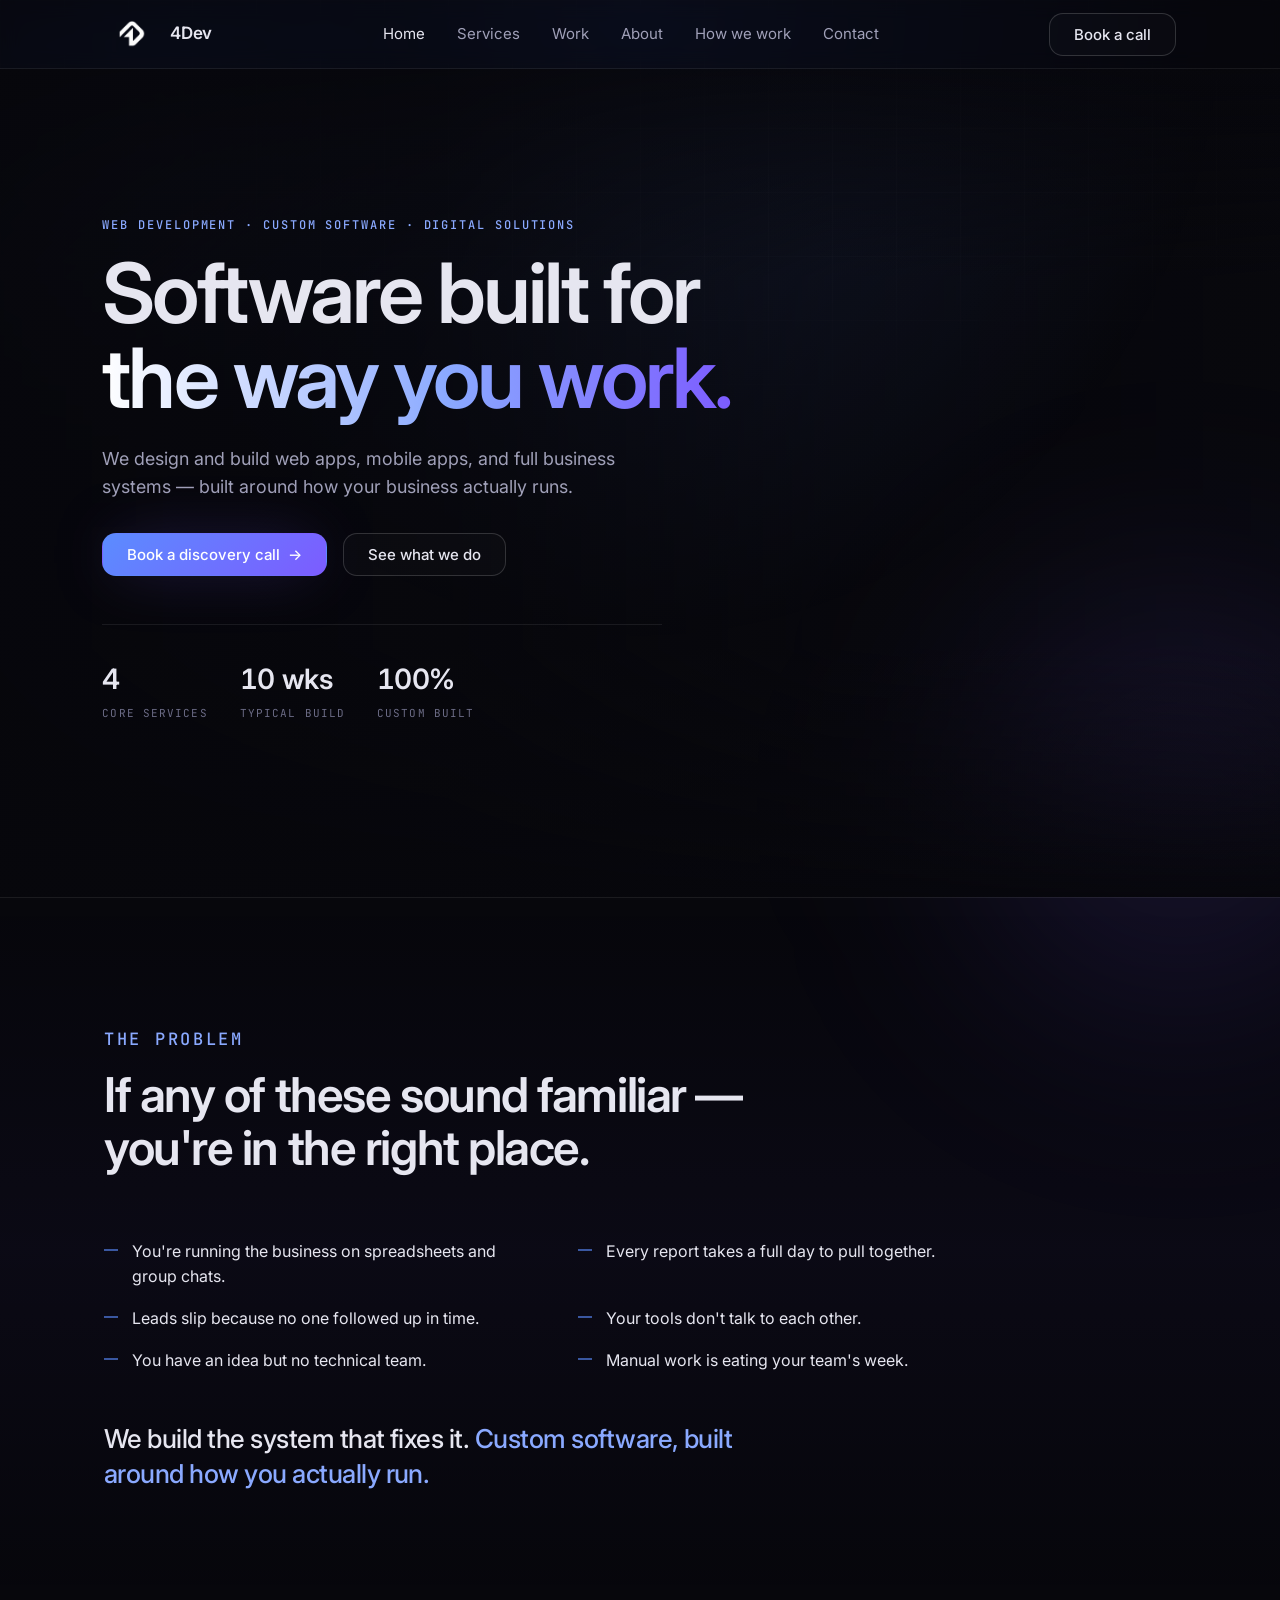
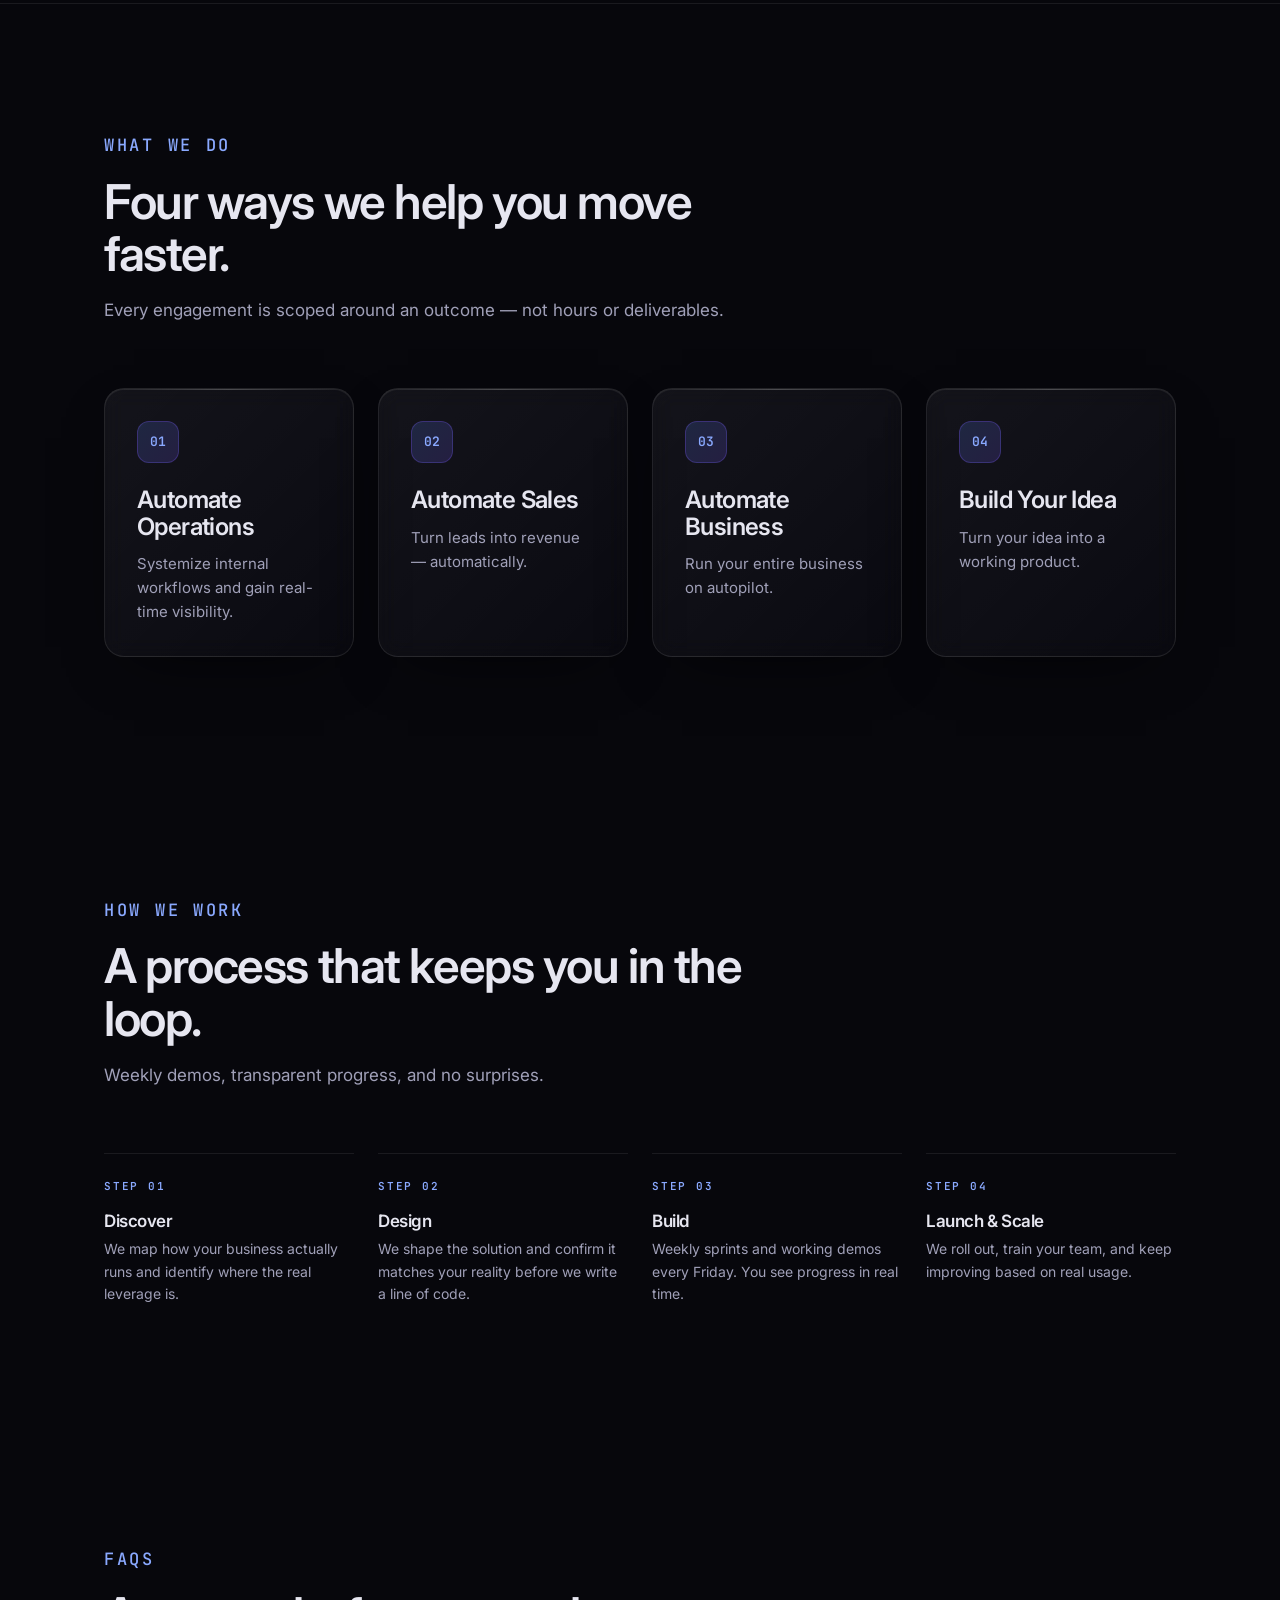
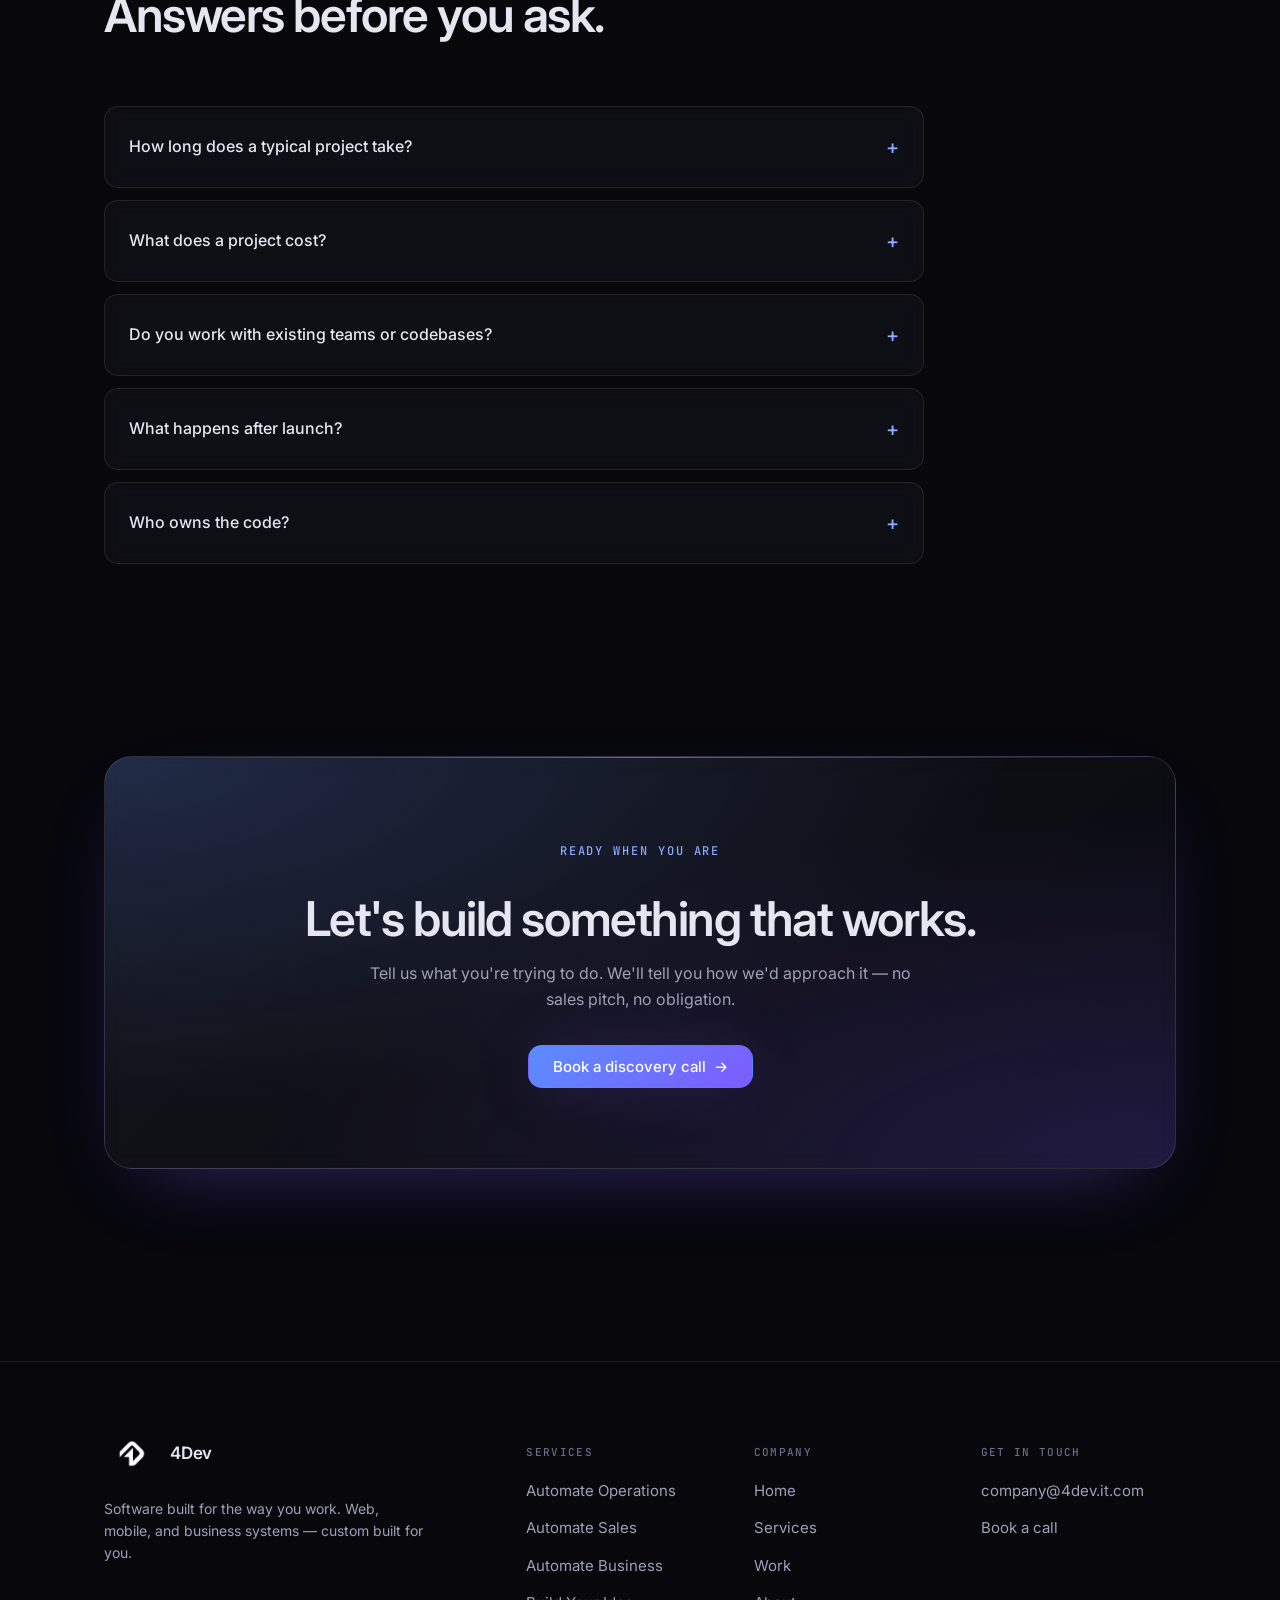
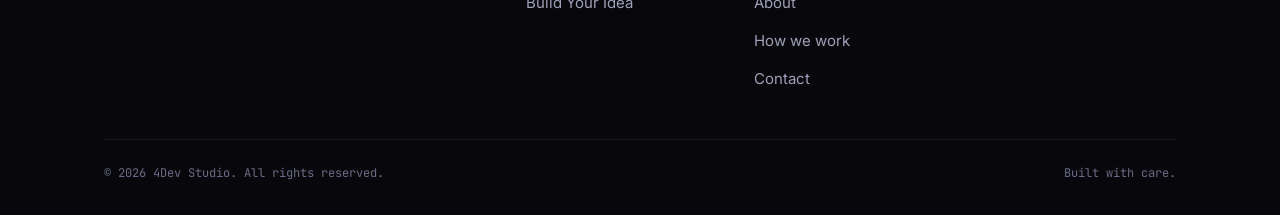
<file: index.html>
<!DOCTYPE html>
<html lang="en">
<head>
  <meta charset="UTF-8" />
  <meta name="viewport" content="width=device-width, initial-scale=1.0" />

  <!-- Primary Meta Tags -->
  <title>4Dev Studio — Custom Software Built for the Way You Work</title>
  <meta name="description" content="4Dev Studio builds web apps, mobile apps, and business systems for companies in the Philippines and worldwide. Automate operations, sales, and entire businesses — custom built around how you actually run." />
  <meta name="author" content="4Dev Studio" />

  <!-- Canonical -->
  <link rel="canonical" href="https://4dev.it.com/" />

  <!-- Open Graph -->
  <meta property="og:type" content="website" />
  <meta property="og:site_name" content="4Dev Studio" />
  <meta property="og:title" content="4Dev Studio — Software Built for the Way You Work" />
  <meta property="og:description" content="Custom web apps, mobile apps, and business systems — built around how your business actually runs." />
  <meta property="og:url" content="https://4dev.it.com/" />
  <meta property="og:image" content="https://4dev.it.com/assets/4Dev-Logo.png" />

  <!-- Twitter -->
  <meta name="twitter:card" content="summary" />
  <meta name="twitter:title" content="4Dev Studio — Software Built for the Way You Work" />
  <meta name="twitter:description" content="Custom web apps, mobile apps, and business systems." />
  <meta name="twitter:image" content="https://4dev.it.com/assets/4Dev-Logo.png" />

  <!-- Fonts -->
  <link rel="preconnect" href="https://fonts.googleapis.com" />
  <link rel="preconnect" href="https://fonts.gstatic.com" crossorigin />
  <link
    href="https://fonts.googleapis.com/css2?family=Inter:wght@400;500;600;700&family=JetBrains+Mono:wght@400;500;600&display=swap"
    rel="stylesheet"
  />

  <!-- Styles -->
  <link rel="stylesheet" href="css/styles.css" />

  <!-- Structured Data -->
  <script type="application/ld+json">
  {
    "@context": "https://schema.org",
    "@type": "Organization",
    "name": "4Dev Studio",
    "url": "https://4dev.it.com/",
    "logo": "https://4dev.it.com/assets/4Dev-Logo.png",
    "description": "Custom software studio building web apps, mobile apps, and business systems.",
    "email": "company@4dev.it.com",
    "areaServed": ["Philippines", "Worldwide"],
    "knowsAbout": [
      "Web Development",
      "Mobile App Development",
      "Business Automation",
      "Custom Software"
    ]
  }
  </script>
</head>
<body>
  <!-- Background layers -->
  <div class="orb orb-blue" aria-hidden="true"></div>
  <div class="orb orb-violet" aria-hidden="true"></div>
  <div class="grain" aria-hidden="true"></div>

  <!-- ==========================================================
       NAV
       ========================================================== -->
  <header class="nav">
    <div class="container-x nav-inner">
      <a class="nav-logo" href="index.html">
        <img class="nav-logo-mark" src="assets/4Dev-Logo.png" alt="" />
        <span>4Dev</span>
      </a>
      <nav class="nav-links" aria-label="Primary">
        <a href="index.html">Home</a>
        <a href="services.html">Services</a>
        <a href="work.html">Work</a>
        <a href="about.html">About</a>
        <a href="engagement.html">How we work</a>
        <a href="contact.html">Contact</a>
      </nav>
      <div class="nav-cta">
        <a class="btn btn-ghost" href="contact.html">Book a call</a>
        <button class="nav-toggle" aria-label="Toggle menu" aria-expanded="false"><span></span></button>
      </div>
    </div>
  </header>

  <main>

    <!-- ==========================================================
         1. HERO — Spline background
         ========================================================== -->
    <section class="hero hero-bg">
      <div class="hero-bg-canvas" aria-hidden="true">
        <spline-viewer
          url="https://prod.spline.design/WYC9gE8yWrqG0k4W/scene.splinecode"
          loading-anim-type="spinner-small-dark"
        ></spline-viewer>
      </div>

      <div class="hero-bg-overlay" aria-hidden="true"></div>

      <div class="hero-inner">
        <p class="eyebrow fade-up">Web Development · Custom Software · Digital Solutions</p>

        <h1 class="fade-up delay-1">
          Software built for<br />
          <span class="text-gradient">the way you work.</span>
        </h1>

        <p class="lead fade-up delay-2">
          We design and build web apps, mobile apps, and full business
          systems — built around how your business actually runs.
        </p>

        <div class="hero-actions fade-up delay-3">
          <a class="btn btn-primary btn-arrow" href="contact.html">Book a discovery call</a>
          <a class="btn btn-ghost" href="services.html">See what we do</a>
        </div>

        <div class="hero-trust fade-up delay-4">
          <div class="hero-trust-item">
            <span class="hero-trust-num" data-count="4">0</span>
            <span class="hero-trust-label">Core services</span>
          </div>
          <div class="hero-trust-item">
            <span class="hero-trust-num" data-count="10" data-suffix=" wks">0</span>
            <span class="hero-trust-label">Typical build</span>
          </div>
          <div class="hero-trust-item">
            <span class="hero-trust-num" data-count="100" data-suffix="%">0</span>
            <span class="hero-trust-label">Custom built</span>
          </div>
        </div>
      </div>
    </section>

    <!-- ==========================================================
         2. PROBLEM
         ========================================================== -->
    <section class="section problem">
      <div class="container-x">
        <div class="section-head">
          <p class="eyebrow">The problem</p>
          <h2>If any of these sound familiar — you're in the right place.</h2>
        </div>

        <ul class="problem-list">
          <li class="problem-item">You're running the business on spreadsheets and group chats.</li>
          <li class="problem-item">Every report takes a full day to pull together.</li>
          <li class="problem-item">Leads slip because no one followed up in time.</li>
          <li class="problem-item">Your tools don't talk to each other.</li>
          <li class="problem-item">You have an idea but no technical team.</li>
          <li class="problem-item">Manual work is eating your team's week.</li>
        </ul>

        <p class="problem-close">
          We build the system that fixes it. <em>Custom software, built around how you actually run.</em>
        </p>
      </div>
    </section>

    <!-- ==========================================================
         3. WHAT WE DO
         ========================================================== -->
    <section class="section">
      <div class="container-x">
        <div class="section-head">
          <p class="eyebrow">What we do</p>
          <h2>Four ways we help you move faster.</h2>
          <p>Every engagement is scoped around an outcome — not hours or deliverables.</p>
        </div>

        <div class="grid grid-4" data-pillars-grid>
          <!-- populated by js/services.js -->
        </div>
      </div>
    </section>

    <!-- ==========================================================
         4. PROCESS
         ========================================================== -->
    <section class="section">
      <div class="container-x">
        <div class="section-head">
          <p class="eyebrow">How we work</p>
          <h2>A process that keeps you in the loop.</h2>
          <p>Weekly demos, transparent progress, and no surprises.</p>
        </div>

        <div class="steps">
          <div class="step">
            <div class="step-num">STEP 01</div>
            <h4>Discover</h4>
            <p>We map how your business actually runs and identify where the real leverage is.</p>
          </div>
          <div class="step">
            <div class="step-num">STEP 02</div>
            <h4>Design</h4>
            <p>We shape the solution and confirm it matches your reality before we write a line of code.</p>
          </div>
          <div class="step">
            <div class="step-num">STEP 03</div>
            <h4>Build</h4>
            <p>Weekly sprints and working demos every Friday. You see progress in real time.</p>
          </div>
          <div class="step">
            <div class="step-num">STEP 04</div>
            <h4>Launch &amp; Scale</h4>
            <p>We roll out, train your team, and keep improving based on real usage.</p>
          </div>
        </div>
      </div>
    </section>

    <!-- ==========================================================
         5. FAQ
         ========================================================== -->
    <section class="section">
      <div class="container-x">
        <div class="section-head">
          <p class="eyebrow">FAQs</p>
          <h2>Answers before you ask.</h2>
        </div>

        <div class="faq">
          <div class="faq-item">
            <button class="faq-q" type="button">How long does a typical project take?</button>
            <div class="faq-a"><div class="faq-a-inner">
              Most builds ship in 6–10 weeks, with a working prototype in the first three. Simple sites or automations can ship faster — complex systems take longer. We'll give you a realistic timeline after the discovery call.
            </div></div>
          </div>

          <div class="faq-item">
            <button class="faq-q" type="button">What does a project cost?</button>
            <div class="faq-a"><div class="faq-a-inner">
              We quote fixed-scope prices after discovery — no hourly billing, no surprise invoices. Small automations start around a few thousand. Full products range higher depending on complexity.
            </div></div>
          </div>

          <div class="faq-item">
            <button class="faq-q" type="button">Do you work with existing teams or codebases?</button>
            <div class="faq-a"><div class="faq-a-inner">
              Yes. We regularly join in-flight projects, take over unfinished work, or augment in-house teams. We'll audit what exists and tell you honestly whether we can add value.
            </div></div>
          </div>

          <div class="faq-item">
            <button class="faq-q" type="button">What happens after launch?</button>
            <div class="faq-a"><div class="faq-a-inner">
              Most clients move to a monthly retainer for ongoing improvements, monitoring, and iteration. Or we hand off cleanly with full documentation, and you take it from there. Your call.
            </div></div>
          </div>

          <div class="faq-item">
            <button class="faq-q" type="button">Who owns the code?</button>
            <div class="faq-a"><div class="faq-a-inner">
              You do. Full ownership, source access, and documentation transfer to you at project close. No lock-in.
            </div></div>
          </div>
        </div>
      </div>
    </section>

    <!-- ==========================================================
         6. CTA
         ========================================================== -->
    <section class="section-sm">
      <div class="container-x">
        <div class="cta-band">
          <p class="eyebrow">Ready when you are</p>
          <h2>Let's build something that works.</h2>
          <p>Tell us what you're trying to do. We'll tell you how we'd approach it — no sales pitch, no obligation.</p>
          <a class="btn btn-primary btn-arrow" href="contact.html">Book a discovery call</a>
        </div>
      </div>
    </section>

  </main>

  <!-- ==========================================================
       FOOTER
       ========================================================== -->
  <footer class="footer">
    <div class="container-x">
      <div class="footer-grid">
        <div class="footer-brand">
          <a class="nav-logo" href="index.html">
            <img class="nav-logo-mark" src="assets/4Dev-Logo.png" alt="" />
            <span>4Dev</span>
          </a>
          <p>Software built for the way you work. Web, mobile, and business systems — custom built for you.</p>
        </div>
        <div>
          <h5>Services</h5>
          <ul>
            <li><a href="service.html?slug=automate-operations">Automate Operations</a></li>
            <li><a href="service.html?slug=automate-sales">Automate Sales</a></li>
            <li><a href="service.html?slug=automate-business">Automate Business</a></li>
            <li><a href="service.html?slug=build-your-idea">Build Your Idea</a></li>
          </ul>
        </div>
        <div>
          <h5>Company</h5>
          <ul>
            <li><a href="index.html">Home</a></li>
            <li><a href="services.html">Services</a></li>
            <li><a href="work.html">Work</a></li>
            <li><a href="about.html">About</a></li>
            <li><a href="engagement.html">How we work</a></li>
            <li><a href="contact.html">Contact</a></li>
          </ul>
        </div>
        <div>
          <h5>Get in touch</h5>
          <ul>
            <li><a href="mailto:company@4dev.it.com">company@4dev.it.com</a></li>
            <li><a href="contact.html">Book a call</a></li>
          </ul>
        </div>
      </div>
      <div class="footer-bottom">
        <span>© <span data-year>2026</span> 4Dev Studio. All rights reserved.</span>
        <span>Built with care.</span>
      </div>
    </div>
  </footer>

  <!-- ==========================================================
       SCRIPTS
       ========================================================== -->
  <script type="module" src="https://cdn.spline.design/@splinetool/viewer@2.0.65/build/spline-viewer.js"></script>
  <script src="js/services.js"></script>
  <script src="js/main.js"></script>
</body>
</html>
</file>
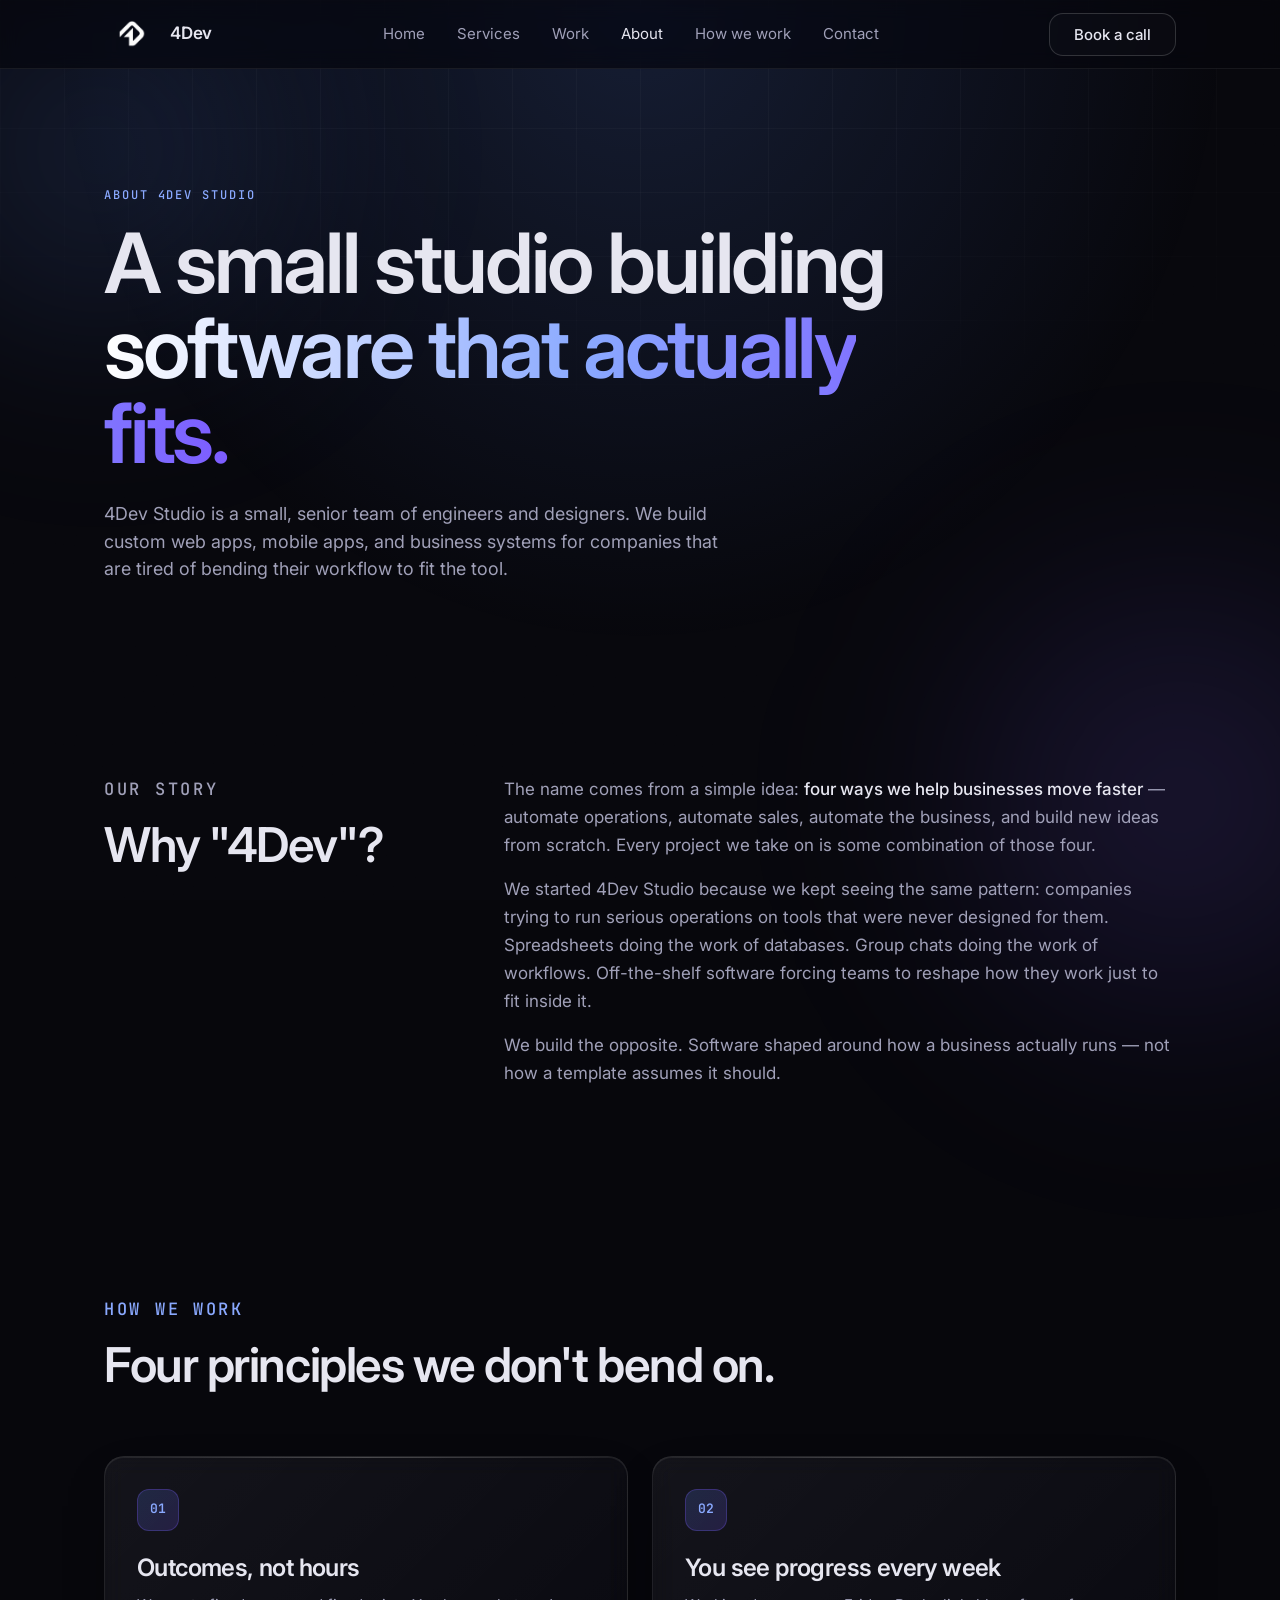
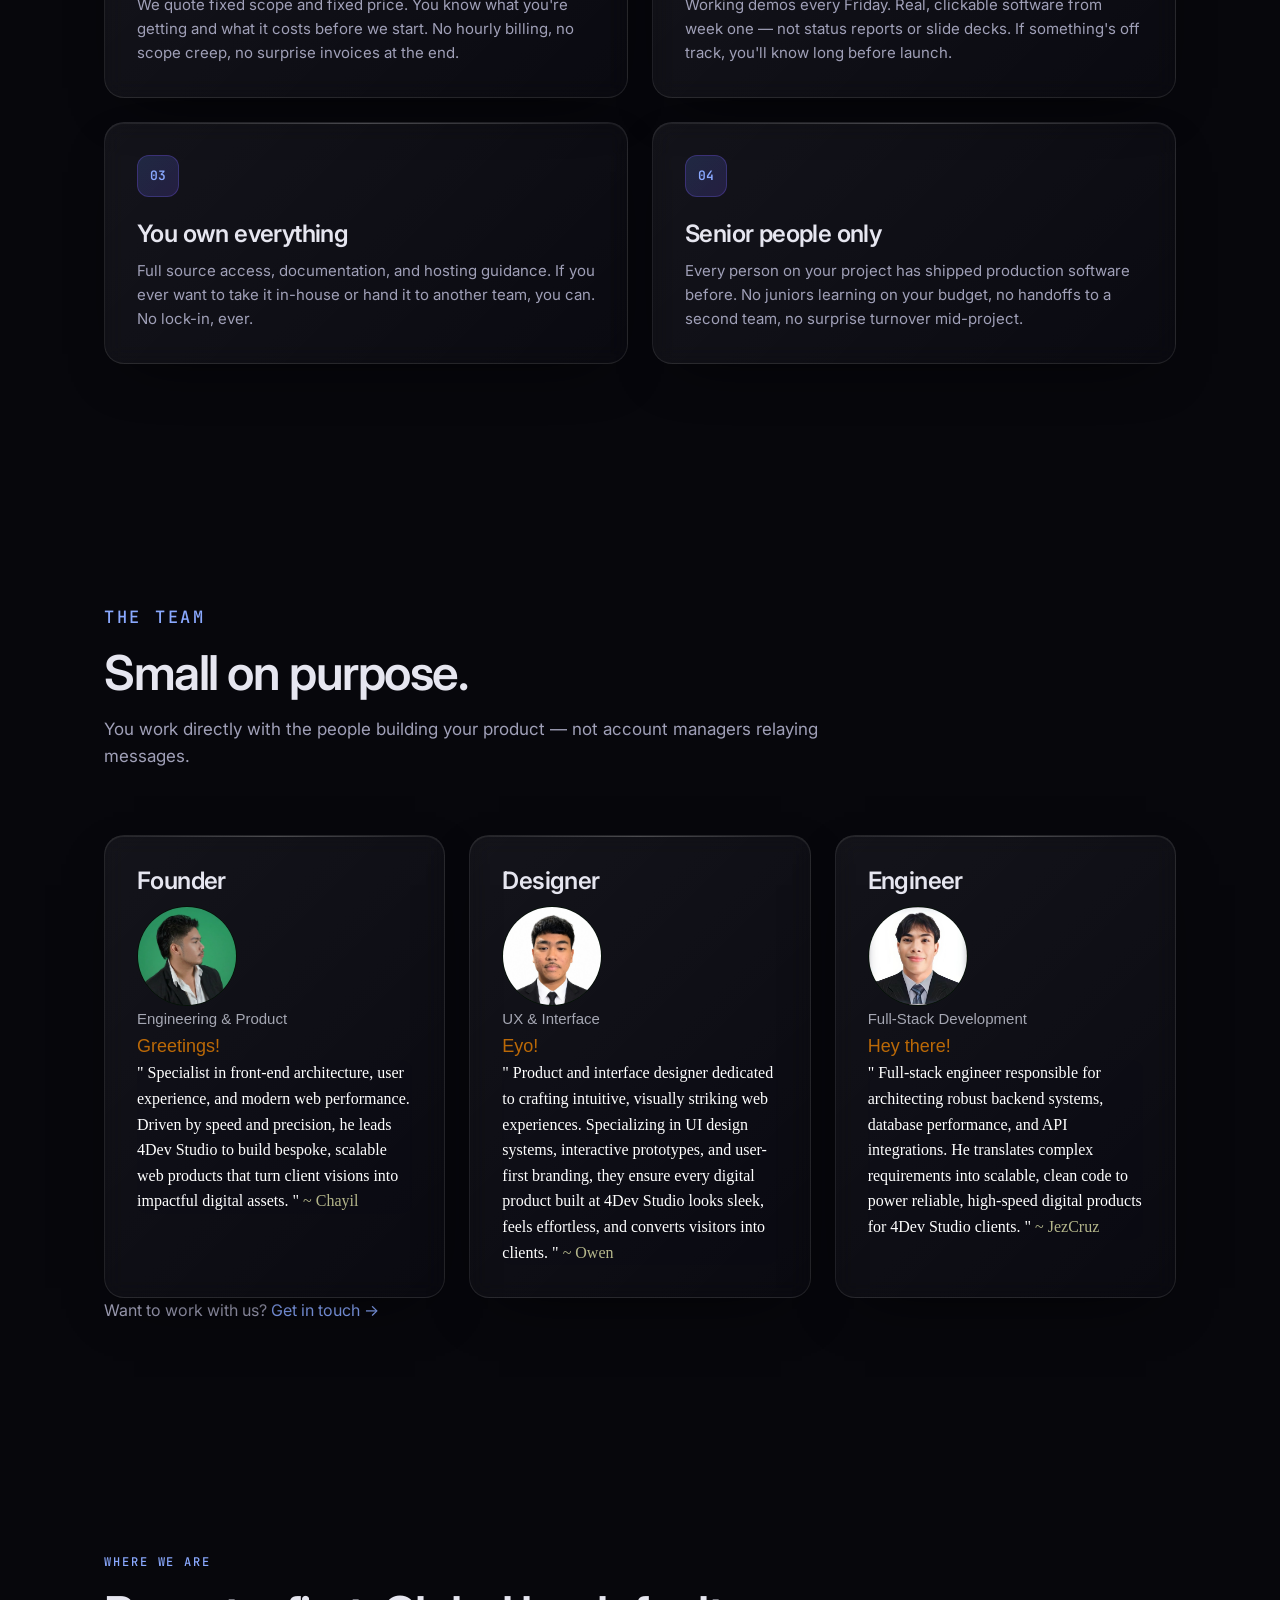
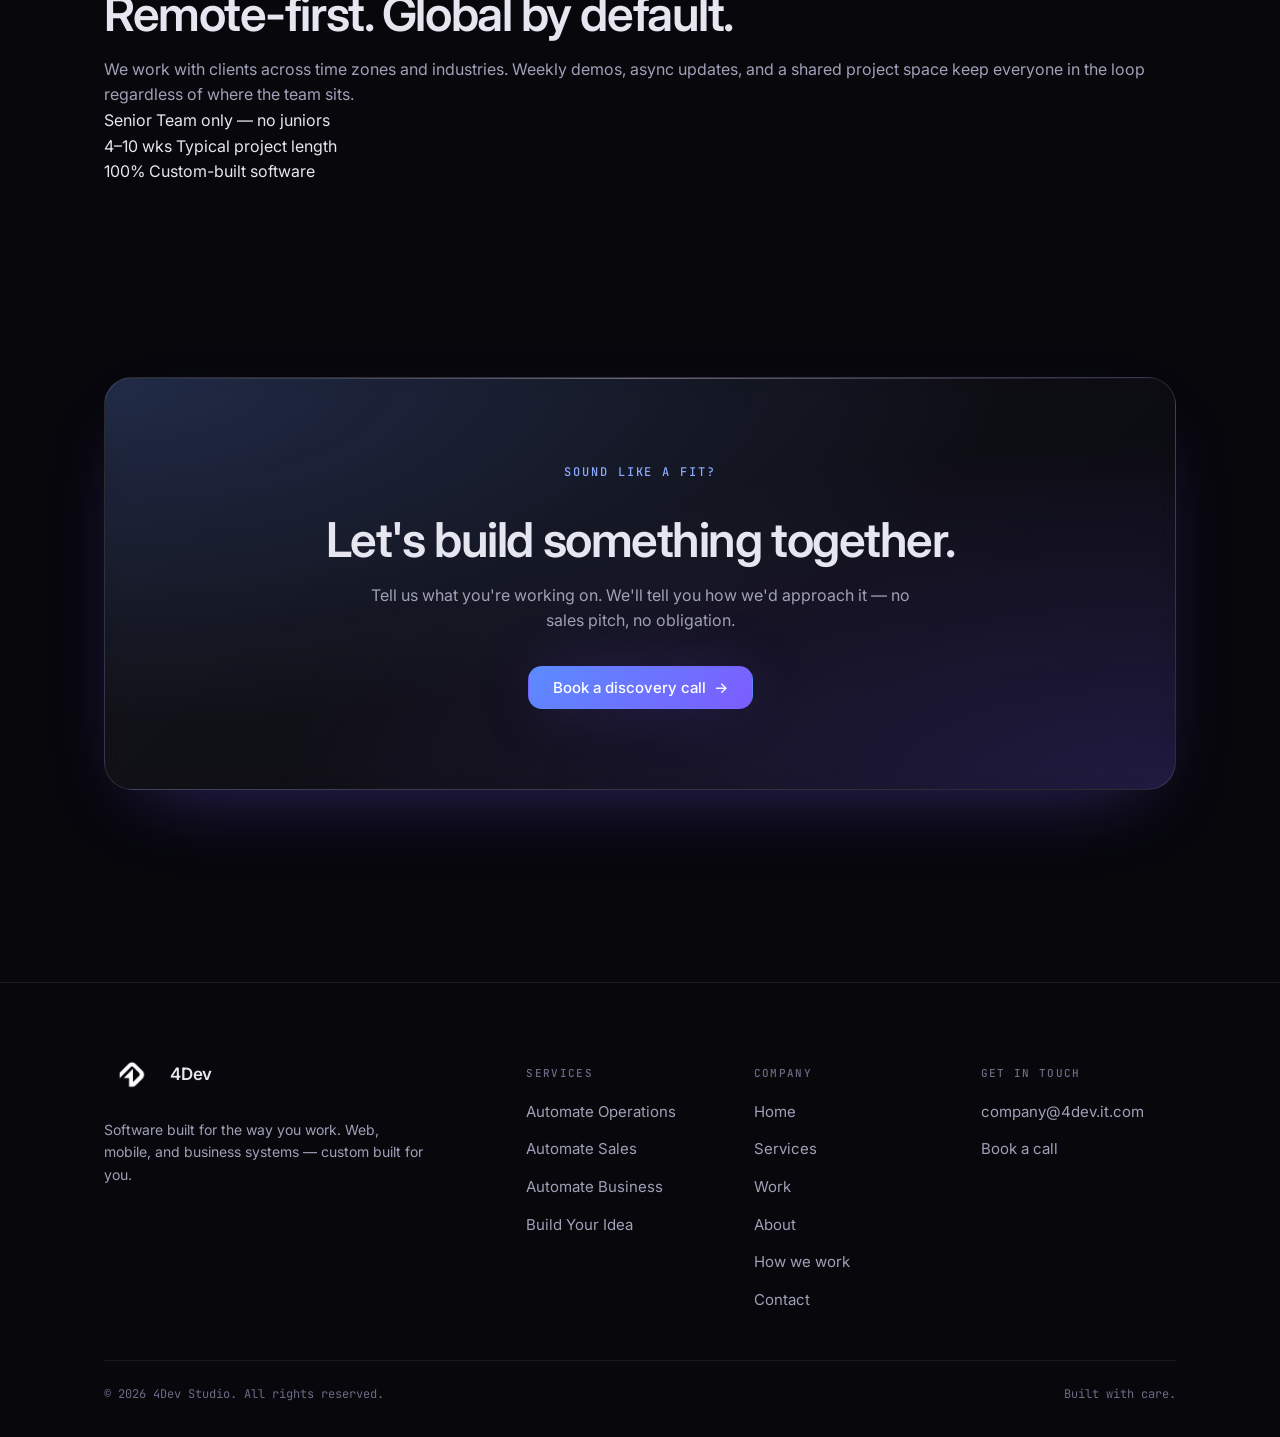
<file: about.html>
<!DOCTYPE html>
<html lang="en">
<head>
  <meta charset="UTF-8" />
  <meta name="viewport" content="width=device-width, initial-scale=1.0" />
  <title>About | 4Dev Studio</title>
  <meta name="description" content="4Dev Studio is a small software studio building web apps, mobile apps, and business systems for companies that want software built around how they actually work." />

  <link rel="preconnect" href="https://fonts.googleapis.com" />
  <link rel="preconnect" href="https://fonts.gstatic.com" crossorigin />
  <link
    href="https://fonts.googleapis.com/css2?family=Inter:wght@400;500;600;700&family=JetBrains+Mono:wght@400;500;600&display=swap"
    rel="stylesheet"
  />
  <link rel="stylesheet" href="css/styles.css" />
</head>
<body>
  <div class="orb orb-blue" aria-hidden="true"></div>
  <div class="orb orb-violet" aria-hidden="true"></div>
  <div class="grain" aria-hidden="true"></div>

  <header class="nav">
    <div class="container-x nav-inner">
      <a class="nav-logo" href="index.html">
        <img src="assets/4Dev-Logo.png" alt="4Dev Studio" class="nav-logo-mark" />
        <span>4Dev</span>
      </a>
      <nav class="nav-links" aria-label="Primary">
        <a href="index.html">Home</a>
        <a href="services.html">Services</a>
        <a href="work.html">Work</a>
        <a href="about.html">About</a>
        <a href="engagement.html">How we work</a>
        <a href="contact.html">Contact</a>
      </nav>
      <div class="nav-cta">
        <a class="btn btn-ghost" href="contact.html">Book a call</a>
        <button class="nav-toggle" aria-label="Toggle menu" aria-expanded="false"><span></span></button>
      </div>
    </div>
  </header>

  <main>

    <!-- ==========================================================
         1. HERO
         ========================================================== -->
    <section class="section">
      <div class="container-x">
        <div style="max-width: 820px;">
          <p class="eyebrow fade-up">About 4Dev Studio</p>

          <h1 class="fade-up delay-1">
            A small studio building<br />
            <span class="text-gradient">software that actually fits.</span>
          </h1>

          <p class="lead fade-up delay-2" style="margin-top: var(--space-6);">
            4Dev Studio is a small, senior team of engineers and designers. We
            build custom web apps, mobile apps, and business systems for
            companies that are tired of bending their workflow to fit the tool.
          </p>
        </div>
      </div>
    </section>

    <!-- ==========================================================
         2. STORY
         ========================================================== -->
    <section class="section-sm">
      <div class="container-x">
        <div class="about-story">
          <div>
            <p class="eyebrow">Our story</p>
            <h2>Why "4Dev"?</h2>
          </div>

          <div>
            <p>
              The name comes from a simple idea: <strong>four ways we help
              businesses move faster</strong> — automate operations, automate
              sales, automate the business, and build new ideas from scratch.
              Every project we take on is some combination of those four.
            </p>

            <p>
              We started 4Dev Studio because we kept seeing the same pattern:
              companies trying to run serious operations on tools that were
              never designed for them. Spreadsheets doing the work of databases.
              Group chats doing the work of workflows. Off-the-shelf software
              forcing teams to reshape how they work just to fit inside it.
            </p>

            <p>
              We build the opposite. Software shaped around how a business
              actually runs — not how a template assumes it should.
            </p>
          </div>
        </div>
      </div>
    </section>

    <!-- ==========================================================
         3. PRINCIPLES
         ========================================================== -->
    <section class="section">
      <div class="container-x">
        <div class="section-head">
          <p class="eyebrow">How we work</p>
          <h2>Four principles we don't bend on.</h2>
        </div>

        <div class="grid grid-2">
          <div class="card">
            <div class="card-icon">01</div>
            <h3>Outcomes, not hours</h3>
            <p>We quote fixed scope and fixed price. You know what you're getting and what it costs before we start. No hourly billing, no scope creep, no surprise invoices at the end.</p>
          </div>

          <div class="card">
            <div class="card-icon">02</div>
            <h3>You see progress every week</h3>
            <p>Working demos every Friday. Real, clickable software from week one — not status reports or slide decks. If something's off track, you'll know long before launch.</p>
          </div>

          <div class="card">
            <div class="card-icon">03</div>
            <h3>You own everything</h3>
            <p>Full source access, documentation, and hosting guidance. If you ever want to take it in-house or hand it to another team, you can. No lock-in, ever.</p>
          </div>

          <div class="card">
            <div class="card-icon">04</div>
            <h3>Senior people only</h3>
            <p>Every person on your project has shipped production software before. No juniors learning on your budget, no handoffs to a second team, no surprise turnover mid-project.</p>
          </div>
        </div>
      </div>
    </section>

    <!-- ==========================================================
         4. TEAM
         ========================================================== -->
    <section class="section">
      <div class="container-x">
        <div class="section-head">
          <p class="eyebrow">The team</p>
          <h2>Small on purpose.</h2>
          <p>You work directly with the people building your product — not account managers relaying messages.</p>
        </div>

        <div class="grid grid-3">
          <div class="card team-card">
            <h3>Founder</h3>
            <img id="founder-photo" src="assets/kaikaiadw.png"
              width="100" height="100"
              alt="Founder photo">
            <p class="team-role">Engineering & Product</p>
            <p><span id="founder">Greetings!</span></p>
            <p id="founder-says" class="glass-magnify">" Specialist in front-end architecture, user experience, and modern web performance. Driven by speed and precision, he leads 4Dev Studio to build bespoke, scalable web products that turn client visions into impactful digital assets. "<a id="founder-2026"> ~ Chayil</a></p>
          </div>

          <div class="card team-card">
            <h3>Designer</h3>
            <img id="cofounder-photo" src="assets/owen.jpg"
              width="100" height="100"
              alt="CoFounder photo">
            <p class="team-role">UX & Interface</p>
            <p><span id="cofounder">Eyo!</span></p>
            <p id="cofounder-says" class="glass-magnify">" Product and interface designer dedicated to crafting intuitive, visually striking web experiences. Specializing in UI design systems, interactive prototypes, and user-first branding, they ensure every digital product built at 4Dev Studio looks sleek, feels effortless, and converts visitors into clients. "<a id="cofounder-2026"> ~ Owen</a></p>
          </div>

          <div class="card team-card">
            <h3>Engineer</h3>
            <img id="techlead-photo" src="assets/jezcruz.jpg"
              width="100" height="100"
              alt="Techlead photo">
            <p class="team-role">Full-Stack Development</p>
            <p><span id="techlead">Hey there!</span></p>
            <p id="techlead-says" class="glass-magnify">" Full-stack engineer responsible for architecting robust backend systems, database performance, and API integrations. He translates complex requirements into scalable, clean code to power reliable, high-speed digital products for 4Dev Studio clients. "<a id="techlead-2026"> ~ JezCruz</a></p>
          </div>
        </div>

        <p class="team-note">
          Want to work with us? <a href="contact.html" style="color: var(--accent-soft);">Get in touch →</a>
        </p>
      </div>
    </section>

    <!-- ==========================================================
         5. WHERE WE ARE
         ========================================================== -->
    <section class="section">
      <div class="container-x">
        <div class="about-location">
          <div>
            <p class="eyebrow">Where we are</p>
            <h2>Remote-first. Global by default.</h2>
            <p style="margin-top: var(--space-4);">
              We work with clients across time zones and industries. Weekly
              demos, async updates, and a shared project space keep everyone
              in the loop regardless of where the team sits.
            </p>
          </div>

          <div class="about-facts">
            <div class="about-fact">
              <span class="about-fact-num">Senior</span>
              <span class="about-fact-label">Team only — no juniors</span>
            </div>
            <div class="about-fact">
              <span class="about-fact-num">4–10 wks</span>
              <span class="about-fact-label">Typical project length</span>
            </div>
            <div class="about-fact">
              <span class="about-fact-num">100%</span>
              <span class="about-fact-label">Custom-built software</span>
            </div>
          </div>
        </div>
      </div>
    </section>

    <!-- ==========================================================
         6. CTA
         ========================================================== -->
    <section class="section-sm">
      <div class="container-x">
        <div class="cta-band">
          <p class="eyebrow">Sound like a fit?</p>
          <h2>Let's build something together.</h2>
          <p>Tell us what you're working on. We'll tell you how we'd approach it — no sales pitch, no obligation.</p>
          <a class="btn btn-primary btn-arrow" href="contact.html">Book a discovery call</a>
        </div>
      </div>
    </section>

  </main>

  <!-- ==========================================================
       FOOTER
       ========================================================== -->
  <footer class="footer">
    <div class="container-x">
      <div class="footer-grid">
        <div class="footer-brand">
          <a class="nav-logo" href="index.html">
            <img src="assets/4Dev-Logo.png" alt="4Dev Studio" class="nav-logo-mark" />
            <span>4Dev</span>
          </a>
          <p>Software built for the way you work. Web, mobile, and business systems — custom built for you.</p>
        </div>
        <div>
          <h5>Services</h5>
          <ul>
            <li><a href="service.html?slug=automate-operations">Automate Operations</a></li>
            <li><a href="service.html?slug=automate-sales">Automate Sales</a></li>
            <li><a href="service.html?slug=automate-business">Automate Business</a></li>
            <li><a href="service.html?slug=build-your-idea">Build Your Idea</a></li>
          </ul>
        </div>
        <div>
          <h5>Company</h5>
          <ul>
            <li><a href="index.html">Home</a></li>
            <li><a href="services.html">Services</a></li>
            <li><a href="work.html">Work</a></li>
            <li><a href="about.html">About</a></li>
            <li><a href="engagement.html">How we work</a></li>
            <li><a href="contact.html">Contact</a></li>
          </ul>
        </div>
        <div>
          <h5>Get in touch</h5>
          <ul>
            <li><a href="mailto:company@4dev.it.com">company@4dev.it.com</a></li>
            <li><a href="contact.html">Book a call</a></li>
          </ul>
        </div>
      </div>
      <div class="footer-bottom">
        <span>© <span data-year>2026</span> 4Dev Studio. All rights reserved.</span>
        <span>Built with care.</span>
      </div>
    </div>
  </footer>

  <script src="js/main.js"></script>
  <script src="js/services.js"></script>
  <script src="js/case-studies.js"></script>
</body>
</html>
</file>
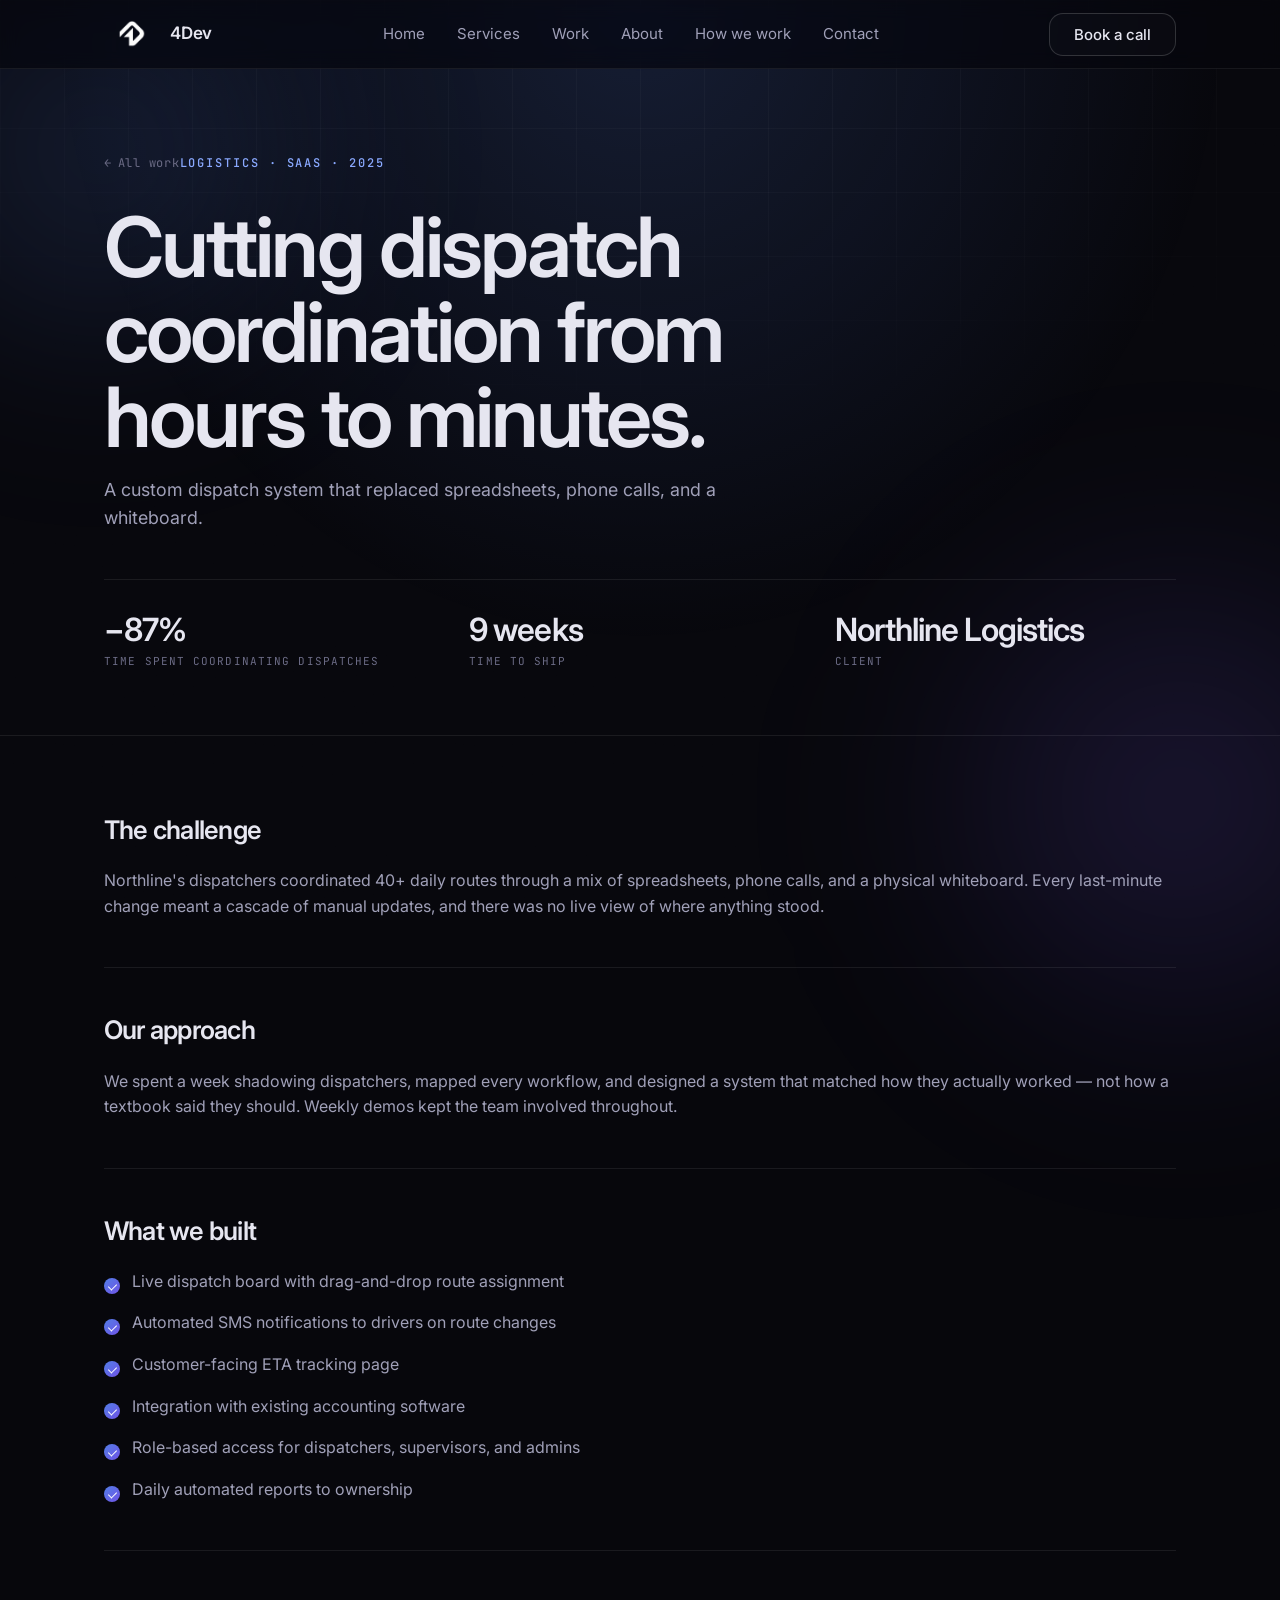
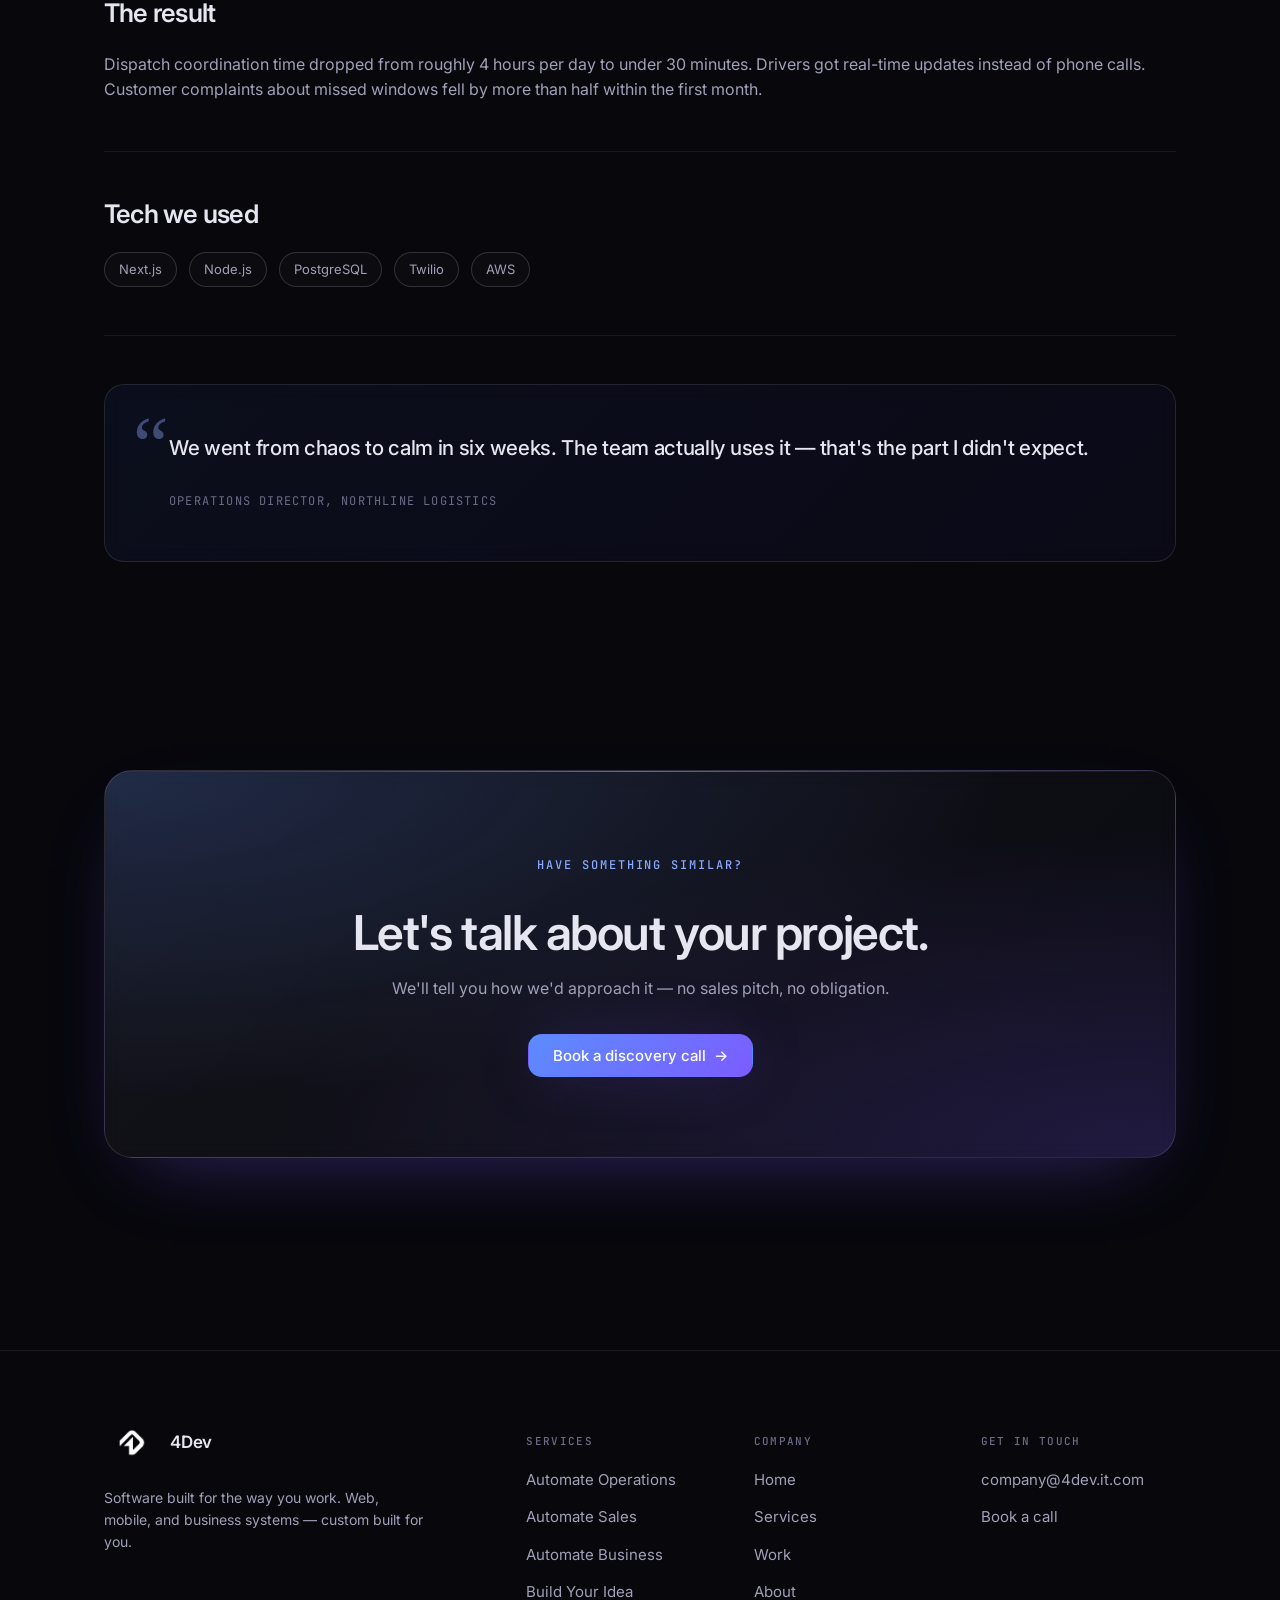
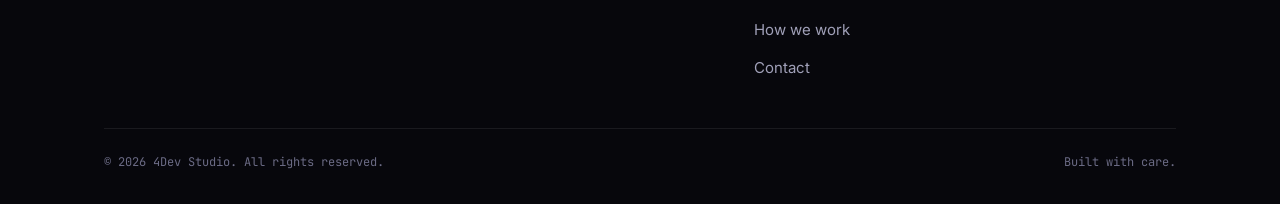
<file: case-study.html>
<!DOCTYPE html>
<html lang="en">
<head>
  <meta charset="UTF-8" />
  <meta name="viewport" content="width=device-width, initial-scale=1.0" />

  <!-- Primary Meta Tags -->
  <title>Case Study | 4Dev Studio</title>
  <meta name="description" content="A 4Dev Studio case study — how we built a system and what changed for the business." />
  <meta name="author" content="4Dev Studio" />
  <meta name="robots" content="noindex, follow" />

  <!-- Canonical -->
  <link rel="canonical" href="https://4dev.it.com/case-study.html" />

  <!-- Open Graph -->
  <meta property="og:type" content="website" />
  <meta property="og:site_name" content="4Dev Studio" />
  <meta property="og:title" content="Case Study | 4Dev Studio" />
  <meta property="og:description" content="A 4Dev Studio case study — how we built a system and what changed." />
  <meta property="og:url" content="https://4dev.it.com/case-study.html" />
  <meta property="og:image" content="https://4dev.it.com/assets/4Dev-Logo.png" />

  <!-- Twitter -->
  <meta name="twitter:card" content="summary" />
  <meta name="twitter:title" content="Case Study | 4Dev Studio" />
  <meta name="twitter:description" content="A 4Dev Studio case study." />
  <meta name="twitter:image" content="https://4dev.it.com/assets/4Dev-Logo.png" />

  <!-- Fonts -->
  <link rel="preconnect" href="https://fonts.googleapis.com" />
  <link rel="preconnect" href="https://fonts.gstatic.com" crossorigin />
  <link
    href="https://fonts.googleapis.com/css2?family=Inter:wght@400;500;600;700&family=JetBrains+Mono:wght@400;500;600&display=swap"
    rel="stylesheet"
  />
  <link rel="stylesheet" href="css/styles.css" />
</head>
<body>
  <div class="orb orb-blue" aria-hidden="true"></div>
  <div class="orb orb-violet" aria-hidden="true"></div>
  <div class="grain" aria-hidden="true"></div>

  <header class="nav">
    <div class="container-x nav-inner">
      <a class="nav-logo" href="index.html">
        <img src="assets/4Dev-Logo.png" alt="4Dev Studio" class="nav-logo-mark" />
        <span>4Dev</span>
      </a>
      <nav class="nav-links" aria-label="Primary">
        <a href="index.html">Home</a>
        <a href="services.html">Services</a>
        <a href="work.html">Work</a>
        <a href="about.html">About</a>
        <a href="engagement.html">How we work</a>
        <a href="contact.html">Contact</a>
      </nav>
      <div class="nav-cta">
        <a class="btn btn-ghost" href="contact.html">Book a call</a>
        <button class="nav-toggle" aria-label="Toggle menu" aria-expanded="false"><span></span></button>
      </div>
    </div>
  </header>

  <main>
    <div data-case-study-detail>
      <!-- populated by js/case-studies.js from ?slug= -->
    </div>
  </main>

  <footer class="footer">
    <div class="container-x">
      <div class="footer-grid">
        <div class="footer-brand">
          <a class="nav-logo" href="index.html">
            <img src="assets/4Dev-Logo.png" alt="4Dev Studio" class="nav-logo-mark" />
            <span>4Dev</span>
          </a>
          <p>Software built for the way you work. Web, mobile, and business systems — custom built for you.</p>
        </div>
        <div>
          <h5>Services</h5>
          <ul>
            <li><a href="service.html?slug=automate-operations">Automate Operations</a></li>
            <li><a href="service.html?slug=automate-sales">Automate Sales</a></li>
            <li><a href="service.html?slug=automate-business">Automate Business</a></li>
            <li><a href="service.html?slug=build-your-idea">Build Your Idea</a></li>
          </ul>
        </div>
        <div>
          <h5>Company</h5>
          <ul>
            <li><a href="index.html">Home</a></li>
            <li><a href="services.html">Services</a></li>
            <li><a href="work.html">Work</a></li>
            <li><a href="about.html">About</a></li>
            <li><a href="engagement.html">How we work</a></li>
            <li><a href="contact.html">Contact</a></li>
          </ul>
        </div>
        <div>
          <h5>Get in touch</h5>
          <ul>
            <li><a href="mailto:company@4dev.it.com">company@4dev.it.com</a></li>
            <li><a href="contact.html">Book a call</a></li>
          </ul>
        </div>
      </div>
      <div class="footer-bottom">
        <span>© <span data-year>2026</span> 4Dev Studio. All rights reserved.</span>
        <span>Built with care.</span>
      </div>
    </div>
  </footer>

  <script src="js/main.js"></script>
  <script src="js/services.js"></script>
  <script src="js/case-studies.js"></script>
</body>
</html>
</file>
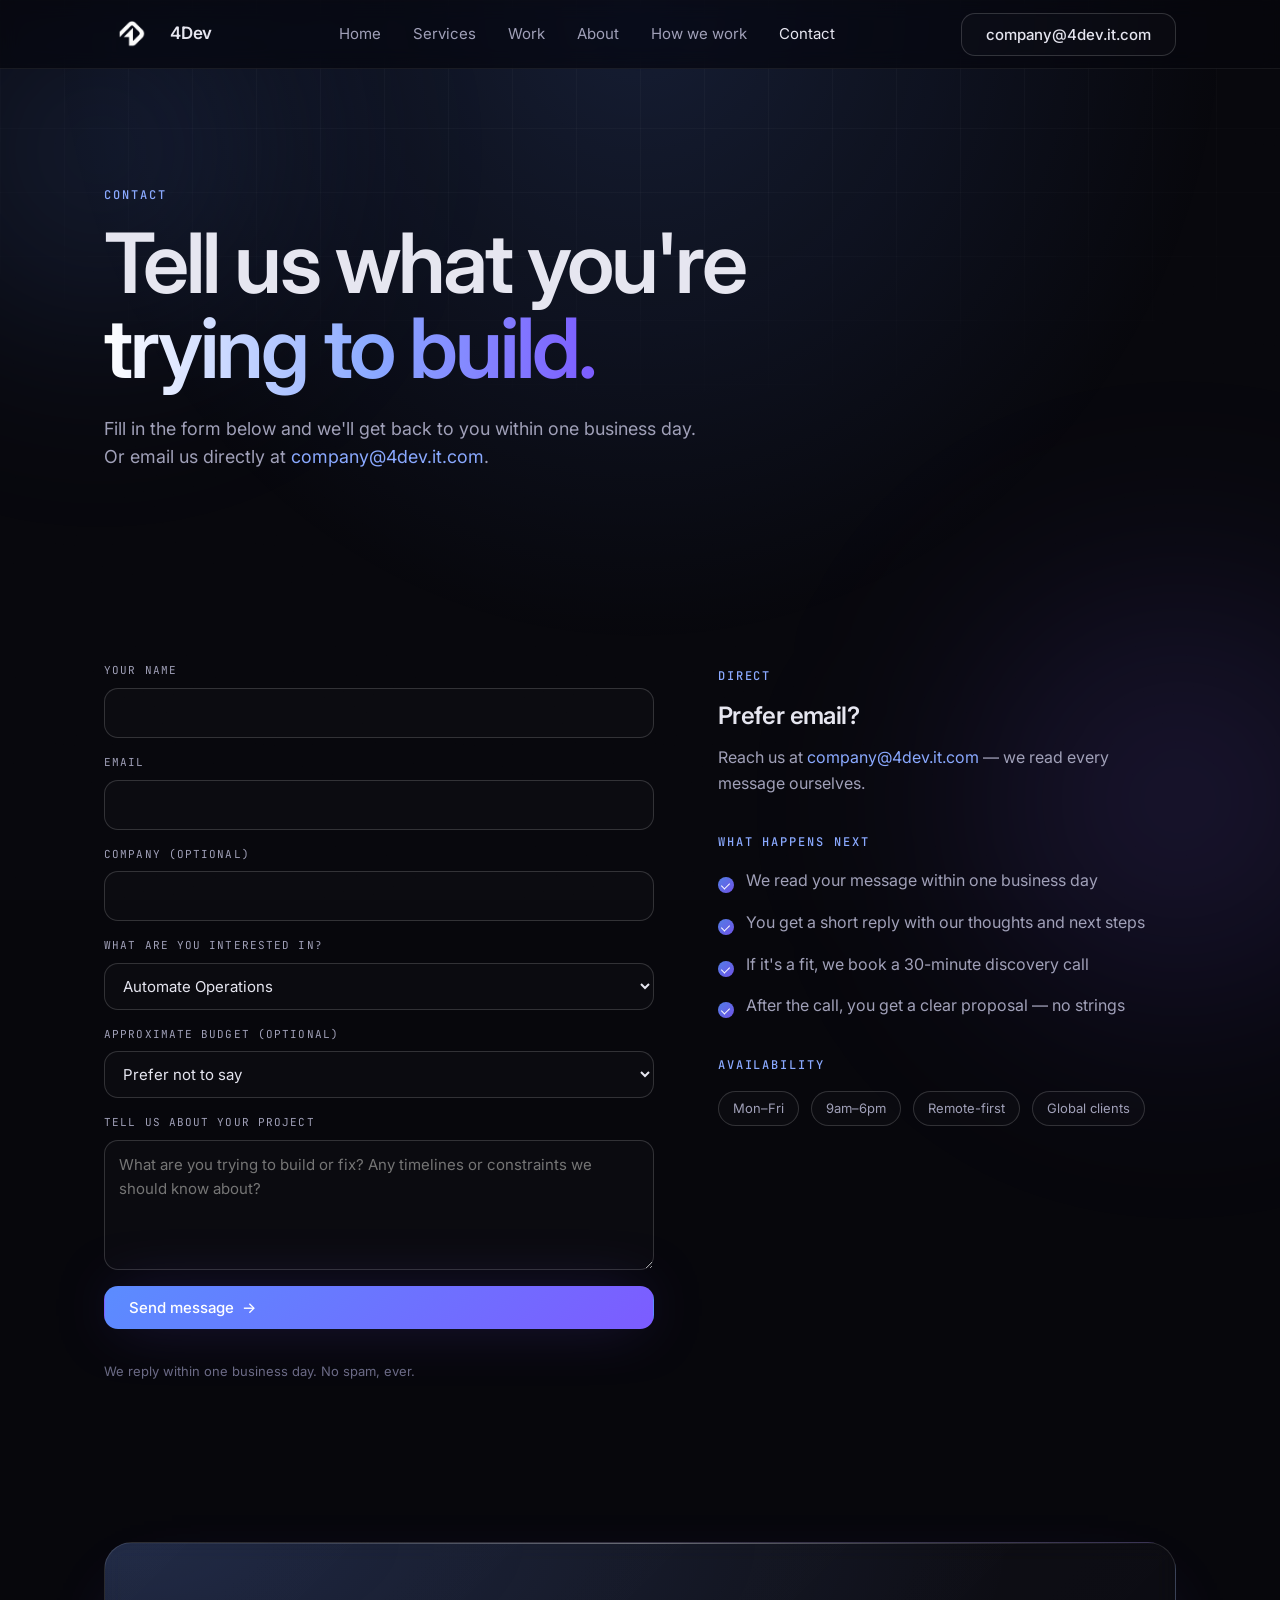
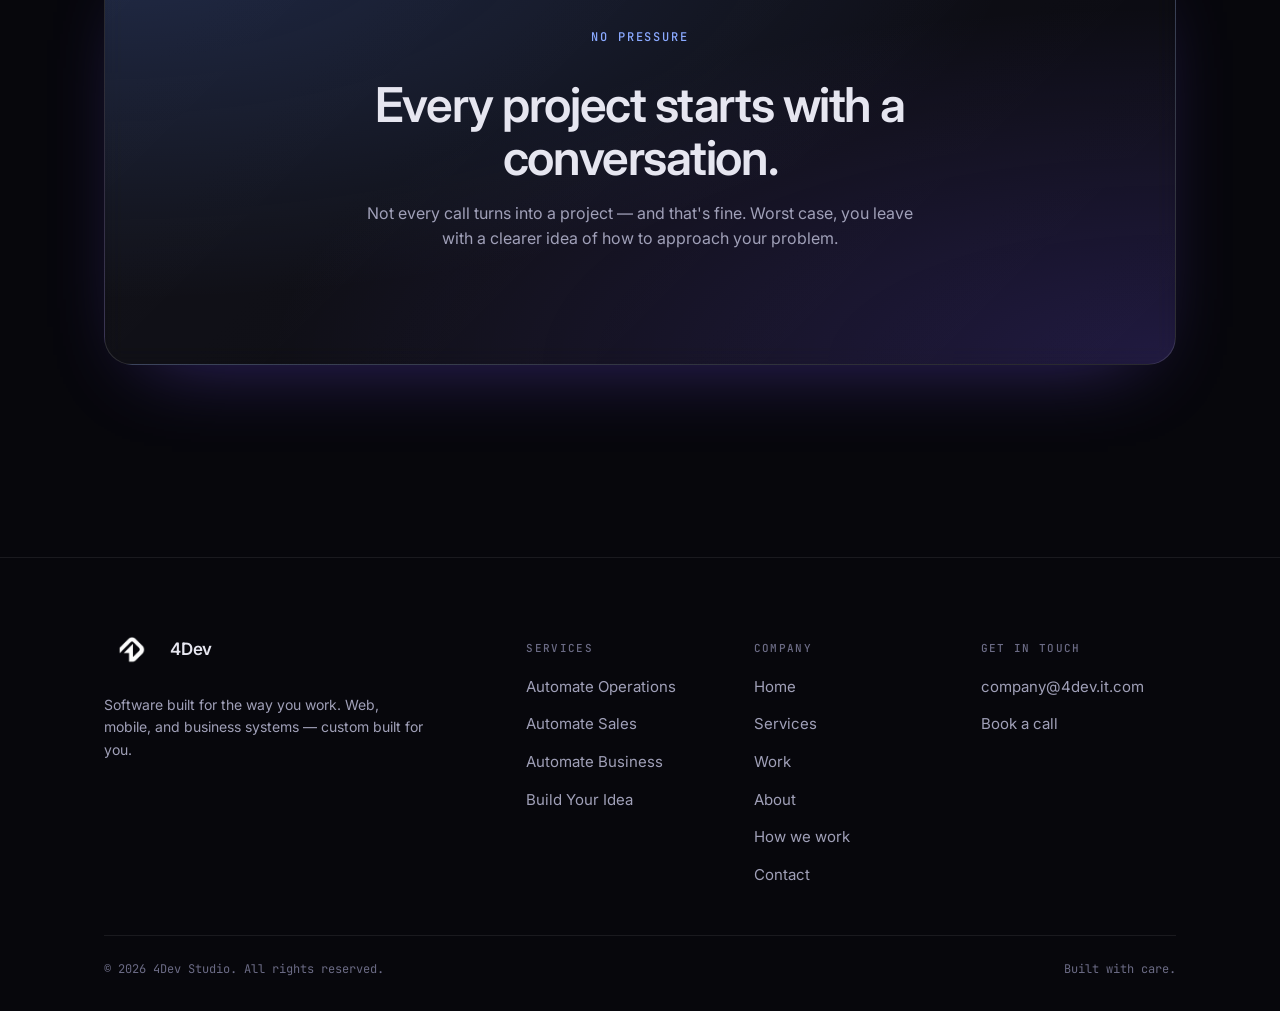
<file: contact.html>
<!DOCTYPE html>
<html lang="en">
<head>
  <meta charset="UTF-8" />
  <meta name="viewport" content="width=device-width, initial-scale=1.0" />

  <!-- Primary Meta Tags -->
  <title>Contact | Book a Discovery Call — 4Dev Studio</title>
  <meta name="description" content="Tell us what you're trying to build. We'll tell you how we'd approach it — no sales pitch, no obligation. Reply within one business day." />
  <meta name="author" content="4Dev Studio" />

  <!-- Canonical -->
  <link rel="canonical" href="https://4dev.it.com/contact.html" />

  <!-- Open Graph -->
  <meta property="og:type" content="website" />
  <meta property="og:site_name" content="4Dev Studio" />
  <meta property="og:title" content="Contact | 4Dev Studio" />
  <meta property="og:description" content="Tell us what you're trying to build. We'll tell you how we'd approach it." />
  <meta property="og:url" content="https://4dev.it.com/contact.html" />
  <meta property="og:image" content="https://4dev.it.com/assets/4Dev-Logo.png" />

  <!-- Twitter -->
  <meta name="twitter:card" content="summary" />
  <meta name="twitter:title" content="Contact | 4Dev Studio" />
  <meta name="twitter:description" content="Book a discovery call with 4Dev Studio." />
  <meta name="twitter:image" content="https://4dev.it.com/assets/4Dev-Logo.png" />

  <!-- Fonts -->
  <link rel="preconnect" href="https://fonts.googleapis.com" />
  <link rel="preconnect" href="https://fonts.gstatic.com" crossorigin />
  <link
    href="https://fonts.googleapis.com/css2?family=Inter:wght@400;500;600;700&family=JetBrains+Mono:wght@400;500;600&display=swap"
    rel="stylesheet"
  />

  <!-- Styles -->
  <link rel="stylesheet" href="css/styles.css" />
</head>
<body>
  <!-- Background layers -->
  <div class="orb orb-blue" aria-hidden="true"></div>
  <div class="orb orb-violet" aria-hidden="true"></div>
  <div class="grain" aria-hidden="true"></div>

  <!-- ==========================================================
       NAV
       ========================================================== -->
  <header class="nav">
    <div class="container-x nav-inner">
      <a class="nav-logo" href="index.html">
        <img class="nav-logo-mark" src="assets/4Dev-Logo.png" alt="" />
        <span>4Dev</span>
      </a>
      <nav class="nav-links" aria-label="Primary">
        <a href="index.html">Home</a>
        <a href="services.html">Services</a>
        <a href="work.html">Work</a>
        <a href="about.html">About</a>
        <a href="engagement.html">How we work</a>
        <a href="contact.html">Contact</a>
      </nav>
      <div class="nav-cta">
        <a class="btn btn-ghost" href="mailto:company@4dev.it.com">company@4dev.it.com</a>
        <button class="nav-toggle" aria-label="Toggle menu" aria-expanded="false"><span></span></button>
      </div>
    </div>
  </header>

  <main>

    <!-- ==========================================================
         1. HERO
         ========================================================== -->
    <section class="section">
      <div class="container-x">
        <div style="max-width: 780px;">
          <p class="eyebrow fade-up">Contact</p>

          <h1 class="fade-up delay-1">
            Tell us what you're<br />
            <span class="text-gradient">trying to build.</span>
          </h1>

          <p class="lead fade-up delay-2" style="margin-top: var(--space-6);">
            Fill in the form below and we'll get back to you within one
            business day. Or email us directly at
            <a href="mailto:company@4dev.it.com" style="color: var(--accent-soft);">company@4dev.it.com</a>.
          </p>
        </div>
      </div>
    </section>

    <!-- ==========================================================
         2. FORM + SIDEBAR
         ========================================================== -->
    <section class="section-sm">
      <div class="container-x">
        <div class="contact-layout">

          <!-- FORM -->
          <form
            class="form"
            action="https://formspree.io/f/xoejaopv"
            method="POST"
          >
            <div class="field">
              <label for="name">Your name</label>
              <input id="name" name="name" type="text" required autocomplete="name" />
            </div>

            <div class="field">
              <label for="email">Email</label>
              <input id="email" name="email" type="email" required autocomplete="email" />
            </div>

            <div class="field">
              <label for="company">Company (optional)</label>
              <input id="company" name="company" type="text" autocomplete="organization" />
            </div>

            <div class="field">
              <label for="service">What are you interested in?</label>
              <select id="service" name="service">
                <option value="automate-operations">Automate Operations</option>
                <option value="automate-sales">Automate Sales</option>
                <option value="automate-business">Automate Business</option>
                <option value="build-your-idea">Build Your Idea</option>
                <option value="not-sure">Not sure yet</option>
              </select>
            </div>

            <div class="field">
              <label for="budget">Approximate budget (optional)</label>
              <select id="budget" name="budget">
                <option value="">Prefer not to say</option>
                <option value="under-10k">Under $10k</option>
                <option value="10k-25k">$10k – $25k</option>
                <option value="25k-50k">$25k – $50k</option>
                <option value="50k-100k">$50k – $100k</option>
                <option value="100k-plus">$100k+</option>
              </select>
            </div>

            <div class="field">
              <label for="message">Tell us about your project</label>
              <textarea
                id="message"
                name="message"
                required
                placeholder="What are you trying to build or fix? Any timelines or constraints we should know about?"
              ></textarea>
            </div>

            <!-- Honeypot — bots fill this, humans don't see it -->
            <input
              type="text"
              name="_gotcha"
              tabindex="-1"
              autocomplete="off"
              style="position:absolute; left:-9999px; opacity:0;"
            />

            <button class="btn btn-primary btn-arrow" type="submit">Send message</button>

            <p style="font-size: 0.8125rem; color: var(--text-faint); margin-top: var(--space-4);">
              We reply within one business day. No spam, ever.
            </p>
          </form>

          <!-- SIDEBAR -->
          <aside>
            <p class="eyebrow">Direct</p>

            <h3 style="margin-bottom: var(--space-4);">Prefer email?</h3>
            <p style="margin-bottom: var(--space-8);">
              Reach us at
              <a href="mailto:company@4dev.it.com" style="color: var(--accent-soft);">company@4dev.it.com</a>
              — we read every message ourselves.
            </p>

            <p class="eyebrow">What happens next</p>
            <ul class="check-list" style="margin-bottom: var(--space-8);">
              <li>We read your message within one business day</li>
              <li>You get a short reply with our thoughts and next steps</li>
              <li>If it's a fit, we book a 30-minute discovery call</li>
              <li>After the call, you get a clear proposal — no strings</li>
            </ul>

            <p class="eyebrow">Availability</p>
            <div class="pills">
              <span class="pill">Mon–Fri</span>
              <span class="pill">9am–6pm</span>
              <span class="pill">Remote-first</span>
              <span class="pill">Global clients</span>
            </div>
          </aside>

        </div>
      </div>
    </section>

    <!-- ==========================================================
         3. FINAL REASSURANCE
         ========================================================== -->
    <section class="section-sm">
      <div class="container-x">
        <div class="cta-band">
          <p class="eyebrow">No pressure</p>
          <h2>Every project starts with a conversation.</h2>
          <p>Not every call turns into a project — and that's fine. Worst case, you leave with a clearer idea of how to approach your problem.</p>
        </div>
      </div>
    </section>

  </main>

  <!-- ==========================================================
       FOOTER
       ========================================================== -->
  <footer class="footer">
    <div class="container-x">
      <div class="footer-grid">
        <div class="footer-brand">
          <a class="nav-logo" href="index.html">
            <img src="assets/4Dev-Logo.png" alt="4Dev Studio" class="nav-logo-mark" />
            <span>4Dev</span>
          </a>
          <p>Software built for the way you work. Web, mobile, and business systems — custom built for you.</p>
        </div>
        <div>
          <h5>Services</h5>
          <ul>
            <li><a href="service.html?slug=automate-operations">Automate Operations</a></li>
            <li><a href="service.html?slug=automate-sales">Automate Sales</a></li>
            <li><a href="service.html?slug=automate-business">Automate Business</a></li>
            <li><a href="service.html?slug=build-your-idea">Build Your Idea</a></li>
          </ul>
        </div>
        <div>
          <h5>Company</h5>
          <ul>
            <li><a href="index.html">Home</a></li>
            <li><a href="services.html">Services</a></li>
            <li><a href="work.html">Work</a></li>
            <li><a href="about.html">About</a></li>
            <li><a href="engagement.html">How we work</a></li>
            <li><a href="contact.html">Contact</a></li>
          </ul>
        </div>
        <div>
          <h5>Get in touch</h5>
          <ul>
            <li><a href="mailto:company@4dev.it.com">company@4dev.it.com</a></li>
            <li><a href="contact.html">Book a call</a></li>
          </ul>
        </div>
      </div>
      <div class="footer-bottom">
        <span>© <span data-year>2026</span> 4Dev Studio. All rights reserved.</span>
        <span>Built with care.</span>
      </div>
    </div>
  </footer>

  <!-- ==========================================================
       SCRIPTS
       ========================================================== -->
  <script src="js/services.js"></script>
  <script src="js/main.js"></script>
</body>
</html>
</file>
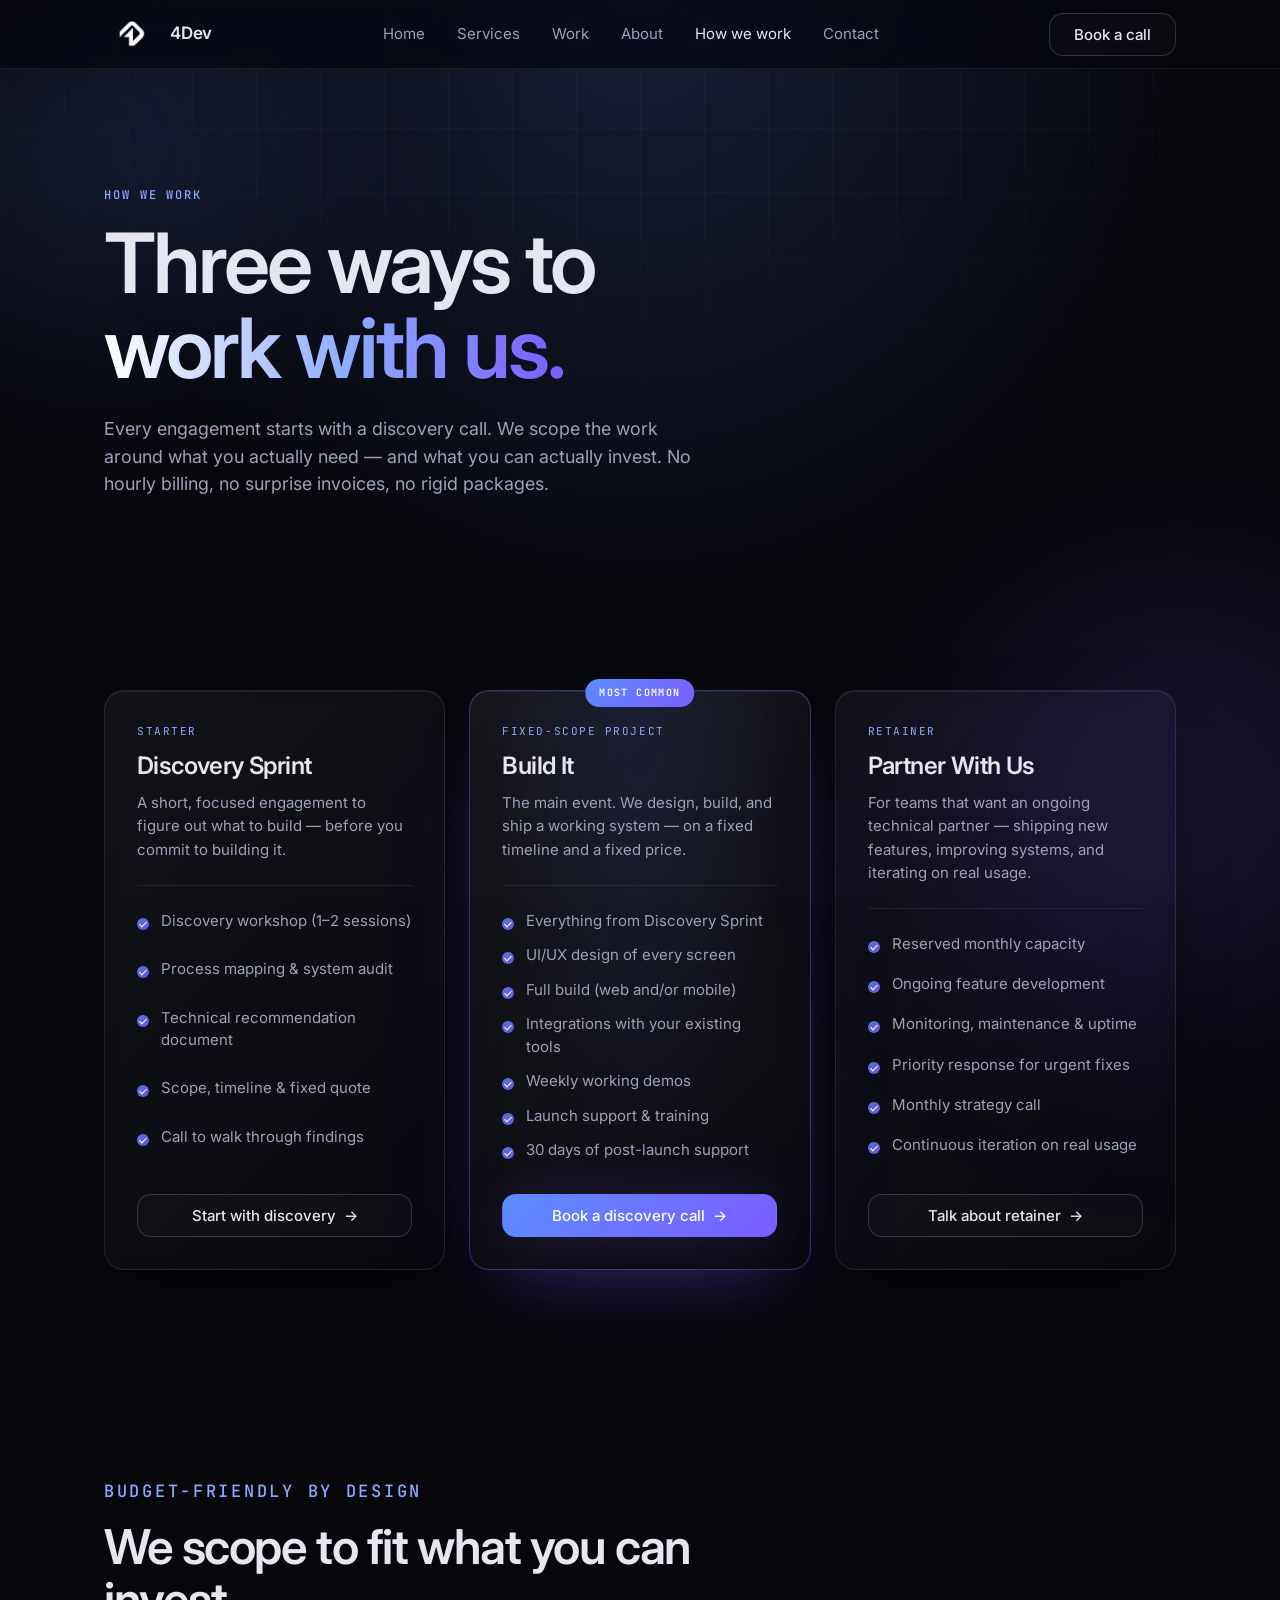
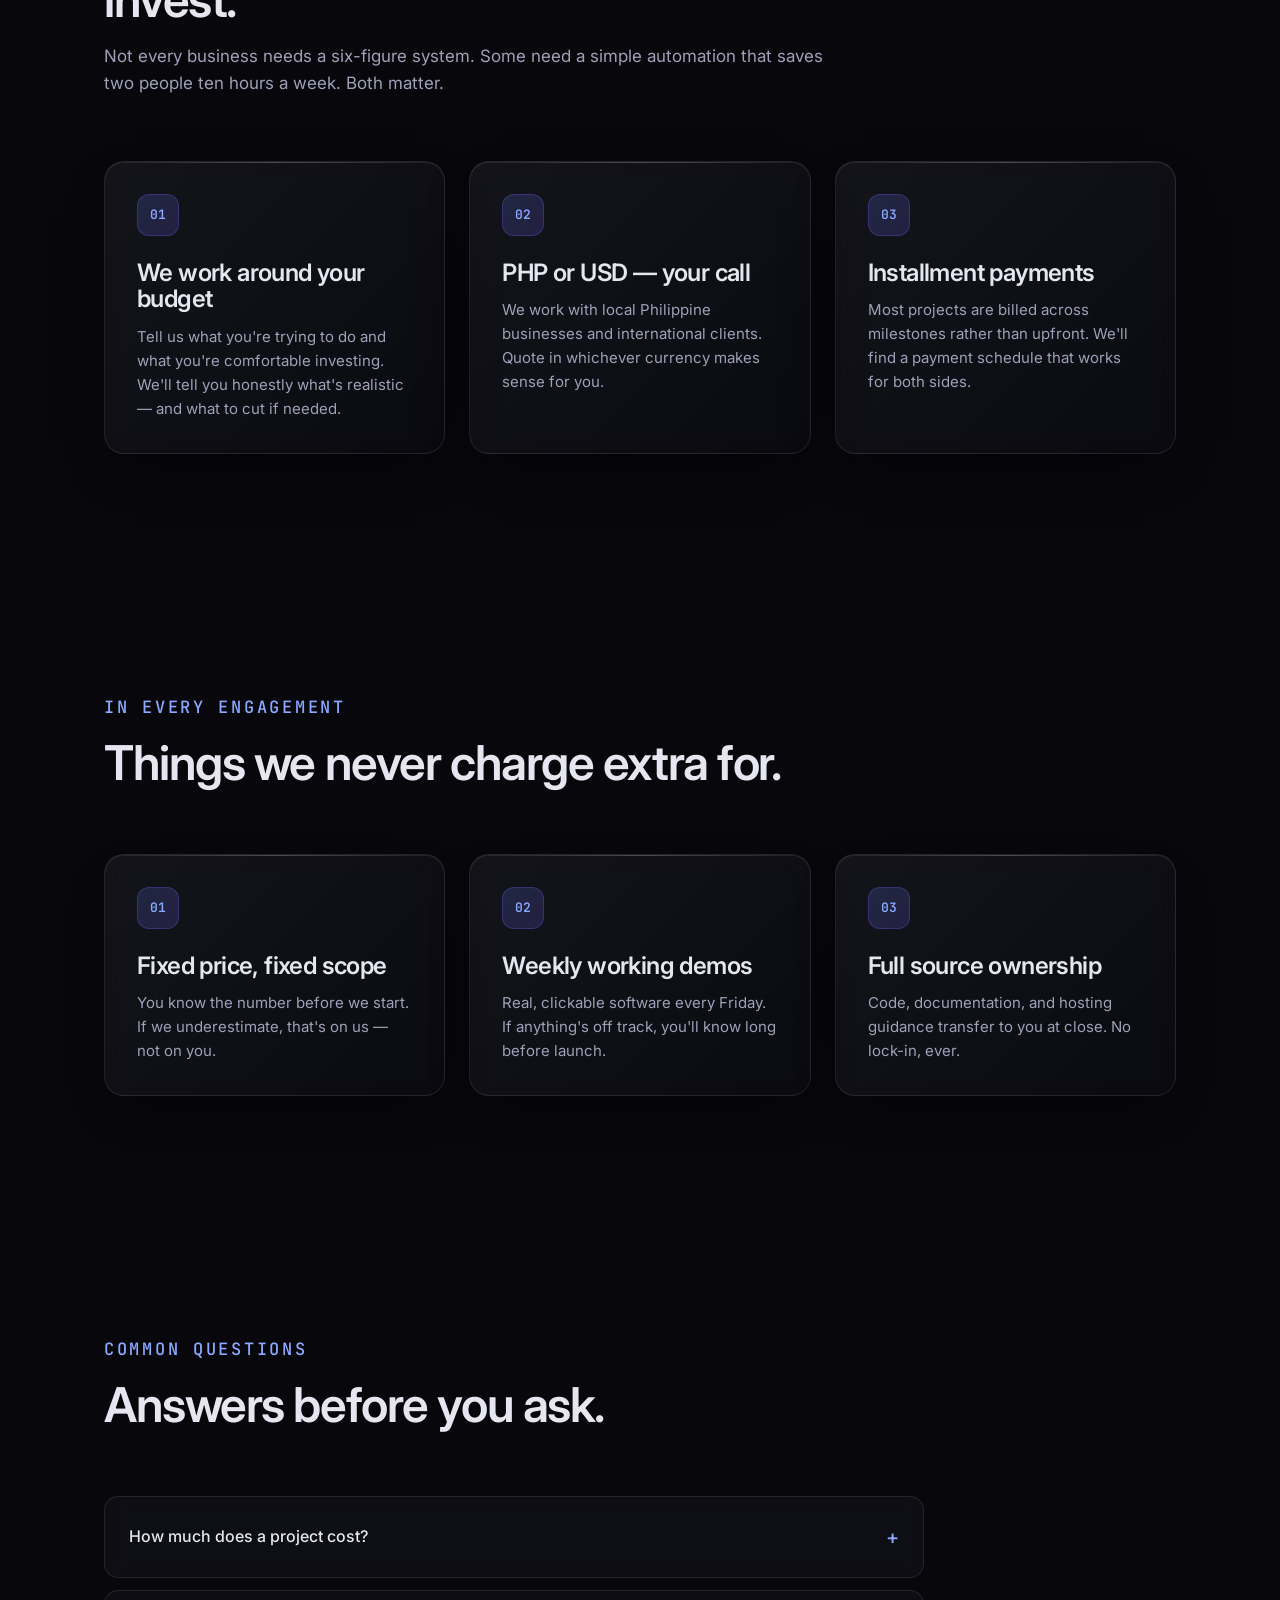
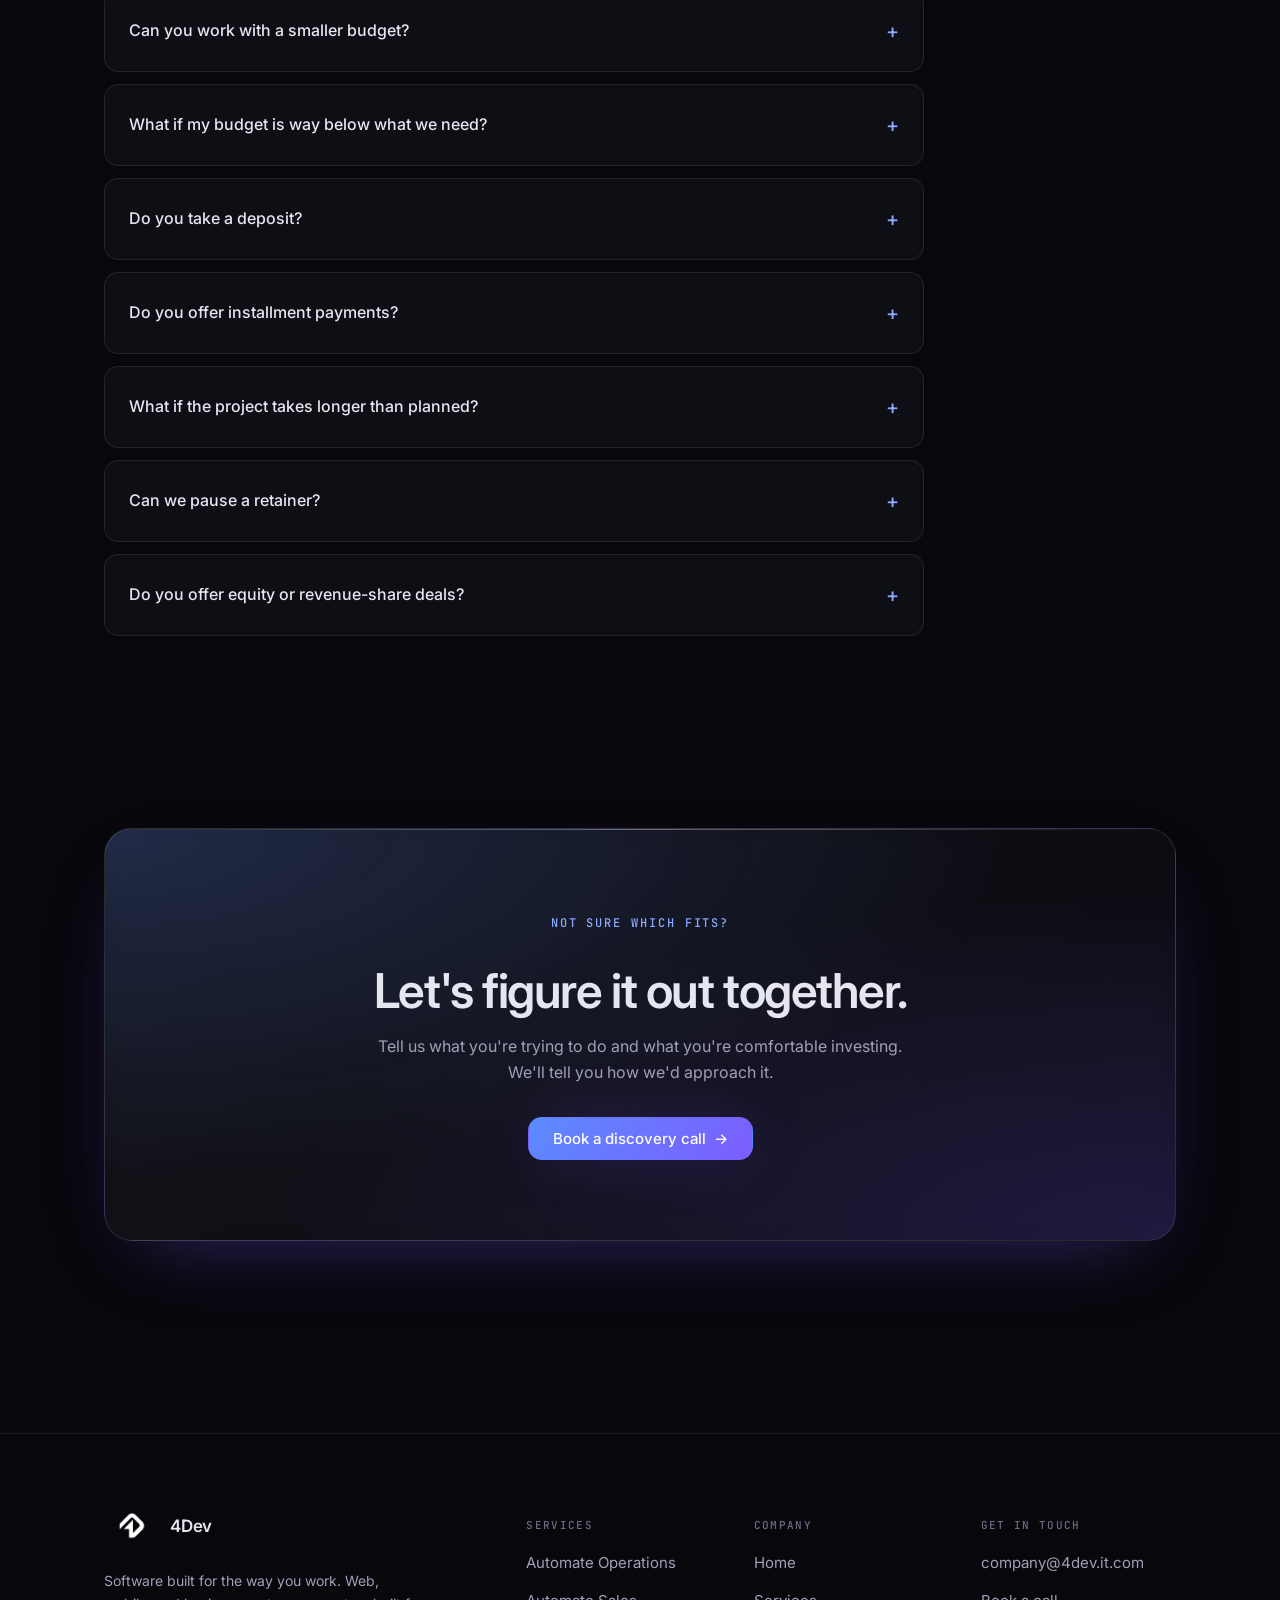
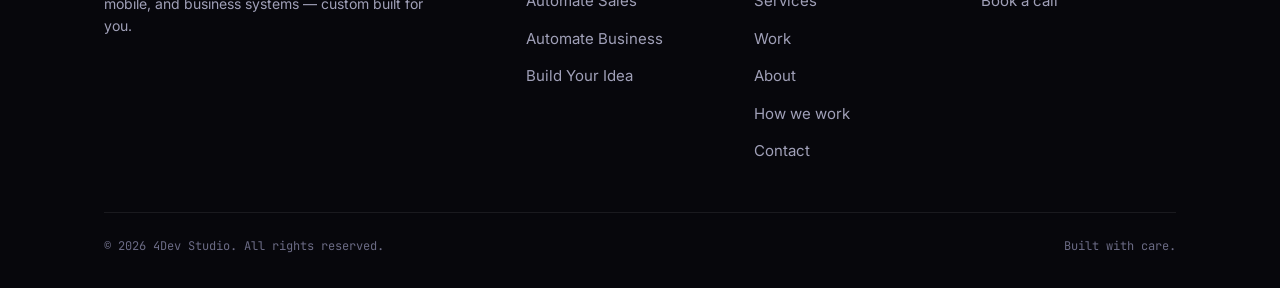
<file: engagement.html>
<!DOCTYPE html>
<html lang="en">
<head>
  <meta charset="UTF-8" />
  <meta name="viewport" content="width=device-width, initial-scale=1.0" />

  <!-- Primary Meta Tags -->
  <title>How We Work | Engagement Models — 4Dev Studio</title>
  <meta name="description" content="Three ways to work with 4Dev Studio — discovery sprint, fixed-scope project, or ongoing partner. Every engagement scoped to fit your budget. PHP or USD." />
  <meta name="author" content="4Dev Studio" />

  <!-- Canonical -->
  <link rel="canonical" href="https://4dev.it.com/engagement.html" />

  <!-- Open Graph -->
  <meta property="og:type" content="website" />
  <meta property="og:site_name" content="4Dev Studio" />
  <meta property="og:title" content="How We Work | 4Dev Studio" />
  <meta property="og:description" content="Three ways to work with us — scoped to fit what you can actually invest." />
  <meta property="og:url" content="https://4dev.it.com/engagement.html" />
  <meta property="og:image" content="https://4dev.it.com/assets/4Dev-Logo.png" />

  <!-- Twitter -->
  <meta name="twitter:card" content="summary" />
  <meta name="twitter:title" content="How We Work | 4Dev Studio" />
  <meta name="twitter:description" content="Three ways to work with 4Dev Studio." />
  <meta name="twitter:image" content="https://4dev.it.com/assets/4Dev-Logo.png" />

  <!-- Fonts -->
  <link rel="preconnect" href="https://fonts.googleapis.com" />
  <link rel="preconnect" href="https://fonts.gstatic.com" crossorigin />
  <link
    href="https://fonts.googleapis.com/css2?family=Inter:wght@400;500;600;700&family=JetBrains+Mono:wght@400;500;600&display=swap"
    rel="stylesheet"
  />
  <link rel="stylesheet" href="css/styles.css" />
</head>
<body>
  <div class="orb orb-blue" aria-hidden="true"></div>
  <div class="orb orb-violet" aria-hidden="true"></div>
  <div class="grain" aria-hidden="true"></div>

  <header class="nav">
    <div class="container-x nav-inner">
      <a class="nav-logo" href="index.html">
        <img class="nav-logo-mark" src="assets/4Dev-Logo.png" alt="" />
        <span>4Dev</span>
      </a>
      <nav class="nav-links" aria-label="Primary">
        <a href="index.html">Home</a>
        <a href="services.html">Services</a>
        <a href="work.html">Work</a>
        <a href="about.html">About</a>
        <a href="engagement.html">How we work</a>
        <a href="contact.html">Contact</a>
      </nav>
      <div class="nav-cta">
        <a class="btn btn-ghost" href="contact.html">Book a call</a>
        <button class="nav-toggle" aria-label="Toggle menu" aria-expanded="false"><span></span></button>
      </div>
    </div>
  </header>

  <main>

    <!-- ==========================================================
         1. HERO
         ========================================================== -->
    <section class="section">
      <div class="container-x">
        <div style="max-width: 780px;">
          <p class="eyebrow fade-up">How we work</p>

          <h1 class="fade-up delay-1">
            Three ways to<br />
            <span class="text-gradient">work with us.</span>
          </h1>

          <p class="lead fade-up delay-2" style="margin-top: var(--space-6);">
            Every engagement starts with a discovery call. We scope the work
            around what you actually need — and what you can actually invest.
            No hourly billing, no surprise invoices, no rigid packages.
          </p>
        </div>
      </div>
    </section>

    <!-- ==========================================================
         2. TIERS (no prices)
         ========================================================== -->
    <section class="section-sm">
      <div class="container-x">
        <div class="grid grid-3 pricing-grid">

          <!-- Tier 1 -->
          <div class="pricing-card">
            <div class="pricing-head">
              <p class="pricing-tag">Starter</p>
              <h3>Discovery Sprint</h3>
              <p class="pricing-desc">
                A short, focused engagement to figure out what to build —
                before you commit to building it.
              </p>
            </div>

            <ul class="pricing-features">
              <li>Discovery workshop (1–2 sessions)</li>
              <li>Process mapping &amp; system audit</li>
              <li>Technical recommendation document</li>
              <li>Scope, timeline &amp; fixed quote</li>
              <li>Call to walk through findings</li>
            </ul>

            <a class="btn btn-ghost btn-arrow pricing-cta" href="contact.html">
              Start with discovery
            </a>
          </div>

          <!-- Tier 2 — featured -->
          <div class="pricing-card pricing-card-featured">
            <div class="pricing-badge">Most common</div>

            <div class="pricing-head">
              <p class="pricing-tag">Fixed-scope project</p>
              <h3>Build It</h3>
              <p class="pricing-desc">
                The main event. We design, build, and ship a working system —
                on a fixed timeline and a fixed price.
              </p>
            </div>

            <ul class="pricing-features">
              <li>Everything from Discovery Sprint</li>
              <li>UI/UX design of every screen</li>
              <li>Full build (web and/or mobile)</li>
              <li>Integrations with your existing tools</li>
              <li>Weekly working demos</li>
              <li>Launch support &amp; training</li>
              <li>30 days of post-launch support</li>
            </ul>

            <a class="btn btn-primary btn-arrow pricing-cta" href="contact.html">
              Book a discovery call
            </a>
          </div>

          <!-- Tier 3 -->
          <div class="pricing-card">
            <div class="pricing-head">
              <p class="pricing-tag">Retainer</p>
              <h3>Partner With Us</h3>
              <p class="pricing-desc">
                For teams that want an ongoing technical partner — shipping
                new features, improving systems, and iterating on real usage.
              </p>
            </div>

            <ul class="pricing-features">
              <li>Reserved monthly capacity</li>
              <li>Ongoing feature development</li>
              <li>Monitoring, maintenance &amp; uptime</li>
              <li>Priority response for urgent fixes</li>
              <li>Monthly strategy call</li>
              <li>Continuous iteration on real usage</li>
            </ul>

            <a class="btn btn-ghost btn-arrow pricing-cta" href="contact.html">
              Talk about retainer
            </a>
          </div>

        </div>
      </div>
    </section>

    <!-- ==========================================================
         3. BUDGET-FRIENDLY BY DESIGN
         ========================================================== -->
    <section class="section">
      <div class="container-x">
        <div class="section-head">
          <p class="eyebrow">Budget-friendly by design</p>
          <h2>We scope to fit what you can invest.</h2>
          <p>
            Not every business needs a six-figure system. Some need a simple
            automation that saves two people ten hours a week. Both matter.
          </p>
        </div>

        <div class="grid grid-3">
          <div class="card">
            <div class="card-icon">01</div>
            <h3>We work around your budget</h3>
            <p>Tell us what you're trying to do and what you're comfortable investing. We'll tell you honestly what's realistic — and what to cut if needed.</p>
          </div>

          <div class="card">
            <div class="card-icon">02</div>
            <h3>PHP or USD — your call</h3>
            <p>We work with local Philippine businesses and international clients. Quote in whichever currency makes sense for you.</p>
          </div>

          <div class="card">
            <div class="card-icon">03</div>
            <h3>Installment payments</h3>
            <p>Most projects are billed across milestones rather than upfront. We'll find a payment schedule that works for both sides.</p>
          </div>
        </div>
      </div>
    </section>

    <!-- ==========================================================
         4. WHAT'S IN EVERY ENGAGEMENT
         ========================================================== -->
    <section class="section">
      <div class="container-x">
        <div class="section-head">
          <p class="eyebrow">In every engagement</p>
          <h2>Things we never charge extra for.</h2>
        </div>

        <div class="grid grid-3">
          <div class="card">
            <div class="card-icon">01</div>
            <h3>Fixed price, fixed scope</h3>
            <p>You know the number before we start. If we underestimate, that's on us — not on you.</p>
          </div>

          <div class="card">
            <div class="card-icon">02</div>
            <h3>Weekly working demos</h3>
            <p>Real, clickable software every Friday. If anything's off track, you'll know long before launch.</p>
          </div>

          <div class="card">
            <div class="card-icon">03</div>
            <h3>Full source ownership</h3>
            <p>Code, documentation, and hosting guidance transfer to you at close. No lock-in, ever.</p>
          </div>
        </div>
      </div>
    </section>

    <!-- ==========================================================
         5. FAQ
         ========================================================== -->
    <section class="section">
      <div class="container-x">
        <div class="section-head">
          <p class="eyebrow">Common questions</p>
          <h2>Answers before you ask.</h2>
        </div>

        <div class="faq">
          <div class="faq-item">
            <button class="faq-q" type="button">How much does a project cost?</button>
            <div class="faq-a"><div class="faq-a-inner">
              It depends entirely on scope — a small automation and a full business system are worlds apart. On our first call we'll get a clear idea of what you need and what you're comfortable investing, then tell you honestly what's realistic. No vague "it depends" answers.
            </div></div>
          </div>

          <div class="faq-item">
            <button class="faq-q" type="button">Can you work with a smaller budget?</button>
            <div class="faq-a"><div class="faq-a-inner">
              Yes. We'd rather scope something smaller that ships than overpromise on something that doesn't. If your budget is tight, we'll suggest a smaller first phase and grow from there.
            </div></div>
          </div>

          <div class="faq-item">
            <button class="faq-q" type="button">What if my budget is way below what we need?</button>
            <div class="faq-a"><div class="faq-a-inner">
              We'll tell you straight. If we can't help within your range, we'll point you to options that can — a freelancer, a template, or a different kind of engagement. Better to say no honestly than yes and disappoint you.
            </div></div>
          </div>

          <div class="faq-item">
            <button class="faq-q" type="button">Do you take a deposit?</button>
            <div class="faq-a"><div class="faq-a-inner">
              Yes — typically 30% to start, with the rest billed at agreed milestones. For retainers, we invoice monthly. We're flexible on the split for the right project.
            </div></div>
          </div>

          <div class="faq-item">
            <button class="faq-q" type="button">Do you offer installment payments?</button>
            <div class="faq-a"><div class="faq-a-inner">
              Yes. Most projects are billed across 2–4 milestones rather than upfront. We'll agree on the schedule before we start.
            </div></div>
          </div>

          <div class="faq-item">
            <button class="faq-q" type="button">What if the project takes longer than planned?</button>
            <div class="faq-a"><div class="faq-a-inner">
              If we underestimated the scope, we eat the difference — no surprise invoices. If <em>you</em> change scope mid-project, we'll quote the change separately before starting it.
            </div></div>
          </div>

          <div class="faq-item">
            <button class="faq-q" type="button">Can we pause a retainer?</button>
            <div class="faq-a"><div class="faq-a-inner">
              Yes — with 30 days' notice. Many clients pause for a month or two between major pushes and pick up right where they left off.
            </div></div>
          </div>

          <div class="faq-item">
            <button class="faq-q" type="button">Do you offer equity or revenue-share deals?</button>
            <div class="faq-a"><div class="faq-a-inner">
              Occasionally, for the right project and the right founder. Bring it up on the discovery call — we'll tell you honestly whether it's a fit.
            </div></div>
          </div>
        </div>
      </div>
    </section>

    <!-- ==========================================================
         6. CTA
         ========================================================== -->
    <section class="section-sm">
      <div class="container-x">
        <div class="cta-band">
          <p class="eyebrow">Not sure which fits?</p>
          <h2>Let's figure it out together.</h2>
          <p>Tell us what you're trying to do and what you're comfortable investing. We'll tell you how we'd approach it.</p>
          <a class="btn btn-primary btn-arrow" href="contact.html">Book a discovery call</a>
        </div>
      </div>
    </section>

  </main>

  <footer class="footer">
    <div class="container-x">
      <div class="footer-grid">
        <div class="footer-brand">
          <a class="nav-logo" href="index.html">
            <img class="nav-logo-mark" src="assets/4Dev-Logo.png" alt="" />
            <span>4Dev</span>
          </a>
          <p>Software built for the way you work. Web, mobile, and business systems — custom built for you.</p>
        </div>
        <div>
          <h5>Services</h5>
          <ul>
            <li><a href="service.html?slug=automate-operations">Automate Operations</a></li>
            <li><a href="service.html?slug=automate-sales">Automate Sales</a></li>
            <li><a href="service.html?slug=automate-business">Automate Business</a></li>
            <li><a href="service.html?slug=build-your-idea">Build Your Idea</a></li>
          </ul>
        </div>
        <div>
          <h5>Company</h5>
          <ul>
            <li><a href="index.html">Home</a></li>
            <li><a href="services.html">Services</a></li>
            <li><a href="work.html">Work</a></li>
            <li><a href="about.html">About</a></li>
            <li><a href="engagement.html">How we work</a></li>
            <li><a href="contact.html">Contact</a></li>
          </ul>
        </div>
        <div>
          <h5>Get in touch</h5>
          <ul>
            <li><a href="mailto:company@4dev.it.com">company@4dev.it.com</a></li>
            <li><a href="contact.html">Book a call</a></li>
          </ul>
        </div>
      </div>
      <div class="footer-bottom">
        <span>© <span data-year>2026</span> 4Dev Studio. All rights reserved.</span>
        <span>Built with care.</span>
      </div>
    </div>
  </footer>

  <script src="js/main.js"></script>
  <script src="js/services.js"></script>
  <script src="js/case-studies.js"></script>
</body>
</html>
</file>
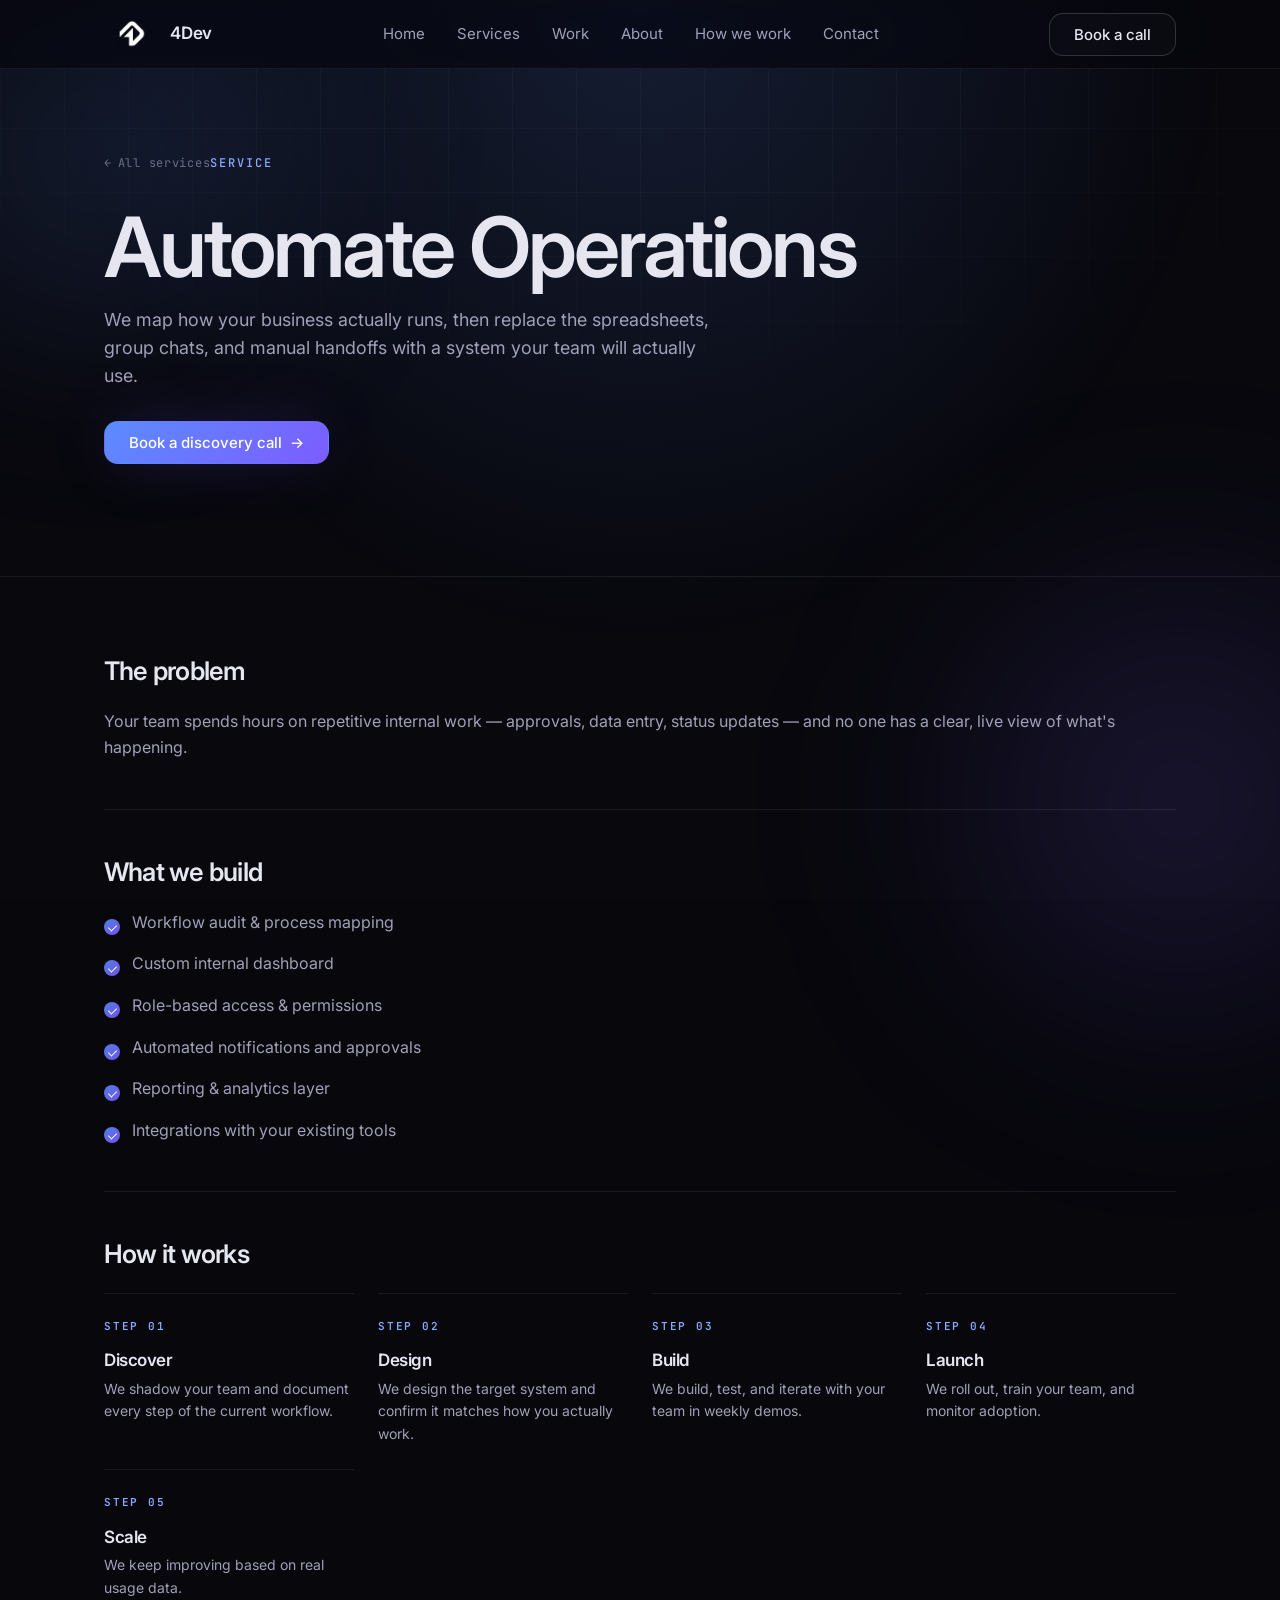
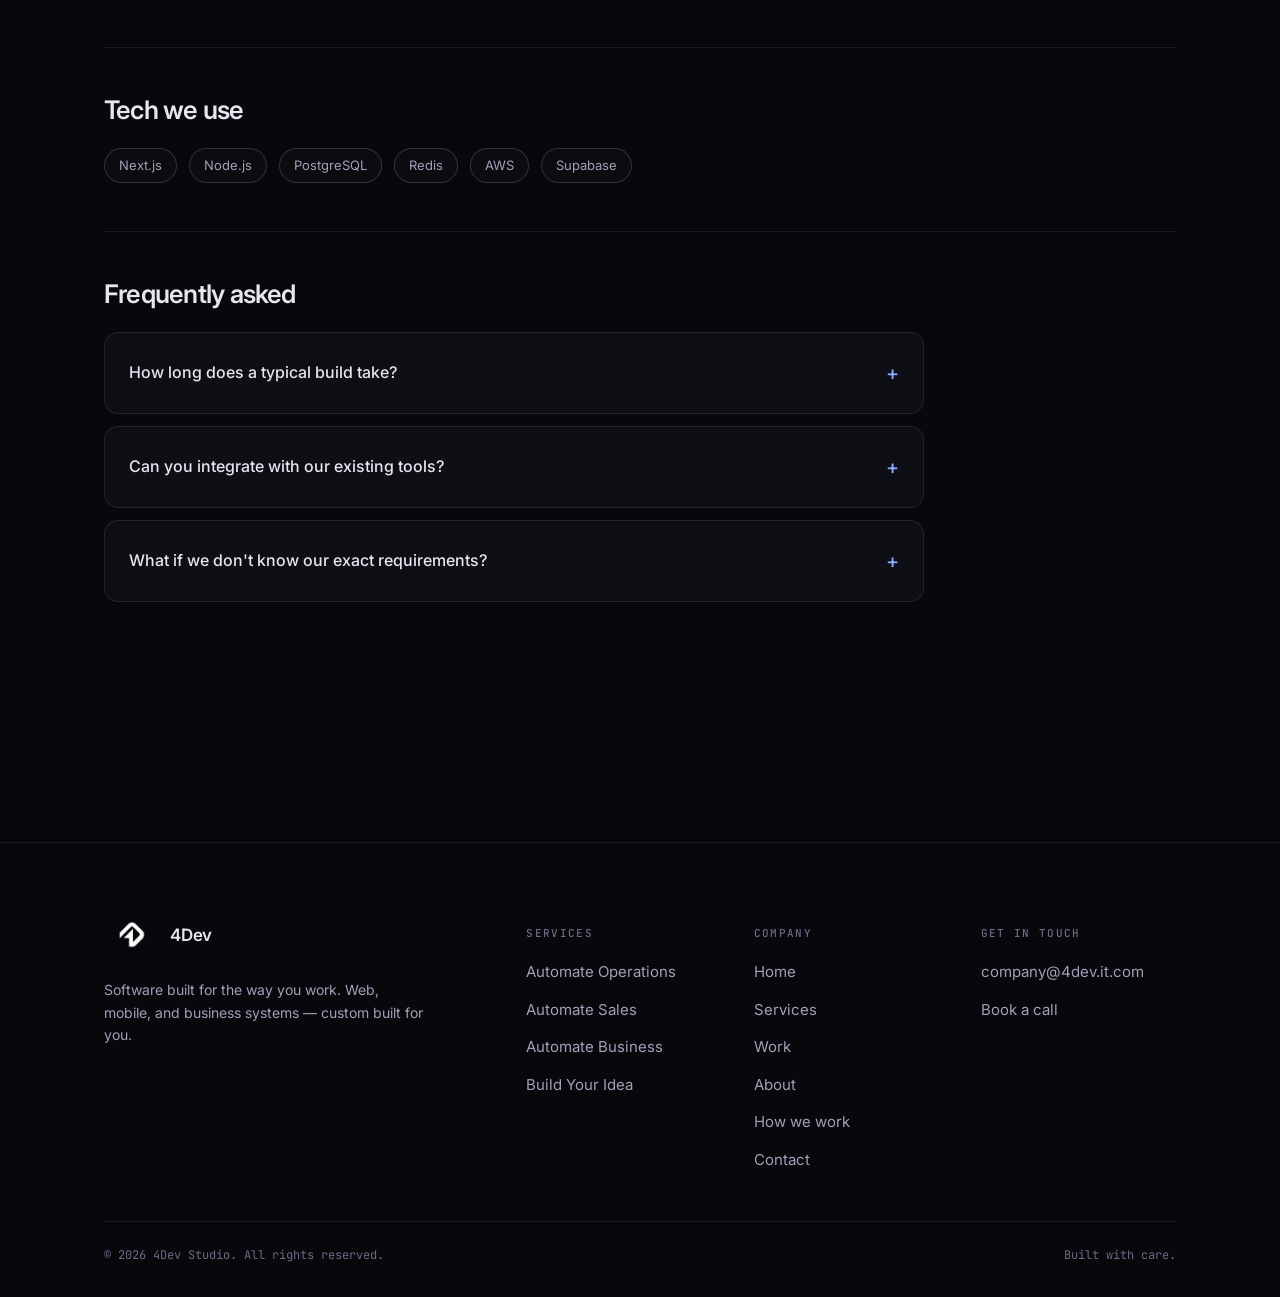
<file: service.html>
<!DOCTYPE html>
<html lang="en">
<head>
  <meta charset="UTF-8" />
  <meta name="viewport" content="width=device-width, initial-scale=1.0" />

  <!-- Primary Meta Tags -->
  <title>Service | 4Dev Studio</title>
  <meta name="description" content="Custom software services from 4Dev Studio — web, mobile, business systems, and automation." />
  <meta name="author" content="4Dev Studio" />
  <meta name="robots" content="noindex, follow" />

  <!-- Canonical -->
  <link rel="canonical" href="https://4dev.it.com/service.html" />

  <!-- Open Graph -->
  <meta property="og:type" content="website" />
  <meta property="og:site_name" content="4Dev Studio" />
  <meta property="og:title" content="Service | 4Dev Studio" />
  <meta property="og:description" content="Custom software services from 4Dev Studio." />
  <meta property="og:url" content="https://4dev.it.com/service.html" />
  <meta property="og:image" content="https://4dev.it.com/assets/4Dev-Logo.png" />

  <!-- Twitter -->
  <meta name="twitter:card" content="summary" />
  <meta name="twitter:title" content="Service | 4Dev Studio" />
  <meta name="twitter:description" content="Custom software services from 4Dev Studio." />
  <meta name="twitter:image" content="https://4dev.it.com/assets/4Dev-Logo.png" />

  <!-- Fonts -->
  <link rel="preconnect" href="https://fonts.googleapis.com" />
  <link rel="preconnect" href="https://fonts.gstatic.com" crossorigin />
  <link
    href="https://fonts.googleapis.com/css2?family=Inter:wght@400;500;600;700&family=JetBrains+Mono:wght@400;500;600&display=swap"
    rel="stylesheet"
  />

  <link rel="stylesheet" href="css/styles.css" />
</head>
<body>
  <div class="orb orb-blue" aria-hidden="true"></div>
  <div class="orb orb-violet" aria-hidden="true"></div>
  <div class="grain" aria-hidden="true"></div>

  <header class="nav">
    <div class="container-x nav-inner">
      <a class="nav-logo" href="index.html">
        <img class="nav-logo-mark" src="assets/4Dev-Logo.png" alt="" />
        <span>4Dev</span>
      </a>
      <nav class="nav-links" aria-label="Primary">
        <a href="index.html">Home</a>
        <a href="services.html">Services</a>
        <a href="work.html">Work</a>
        <a href="about.html">About</a>
        <a href="engagement.html">How we work</a>
        <a href="contact.html">Contact</a>
      </nav>
      <div class="nav-cta">
        <a class="btn btn-ghost" href="contact.html">Book a call</a>
        <button class="nav-toggle" aria-label="Toggle menu" aria-expanded="false"><span></span></button>
      </div>
    </div>
  </header>

  <main>
    <div data-service-detail></div>
  </main>

  <footer class="footer">
    <div class="container-x">
      <div class="footer-grid">
        <div class="footer-brand">
          <a class="nav-logo" href="index.html">
            <img class="nav-logo-mark" src="assets/4Dev-Logo.png" alt="" />
            <span>4Dev</span>
          </a>
          <p>Software built for the way you work. Web, mobile, and business systems — custom built for you.</p>
        </div>
        <div>
          <h5>Services</h5>
          <ul>
            <li><a href="service.html?slug=automate-operations">Automate Operations</a></li>
            <li><a href="service.html?slug=automate-sales">Automate Sales</a></li>
            <li><a href="service.html?slug=automate-business">Automate Business</a></li>
            <li><a href="service.html?slug=build-your-idea">Build Your Idea</a></li>
          </ul>
        </div>
        <div>
          <h5>Company</h5>
          <ul>
            <li><a href="index.html">Home</a></li>
            <li><a href="services.html">Services</a></li>
            <li><a href="work.html">Work</a></li>
            <li><a href="about.html">About</a></li>
            <li><a href="engagement.html">How we work</a></li>
            <li><a href="contact.html">Contact</a></li>
          </ul>
        </div>
        <div>
          <h5>Get in touch</h5>
          <ul>
            <li><a href="mailto:company@4dev.it.com">company@4dev.it.com</a></li>
            <li><a href="contact.html">Book a call</a></li>
          </ul>
        </div>
      </div>
      <div class="footer-bottom">
        <span>© <span data-year>2026</span> 4Dev Studio. All rights reserved.</span>
        <span>Built with care.</span>
      </div>
    </div>
  </footer>

  <script src="js/services.js"></script>
  <script src="js/main.js"></script>
</body>
</html>
</file>
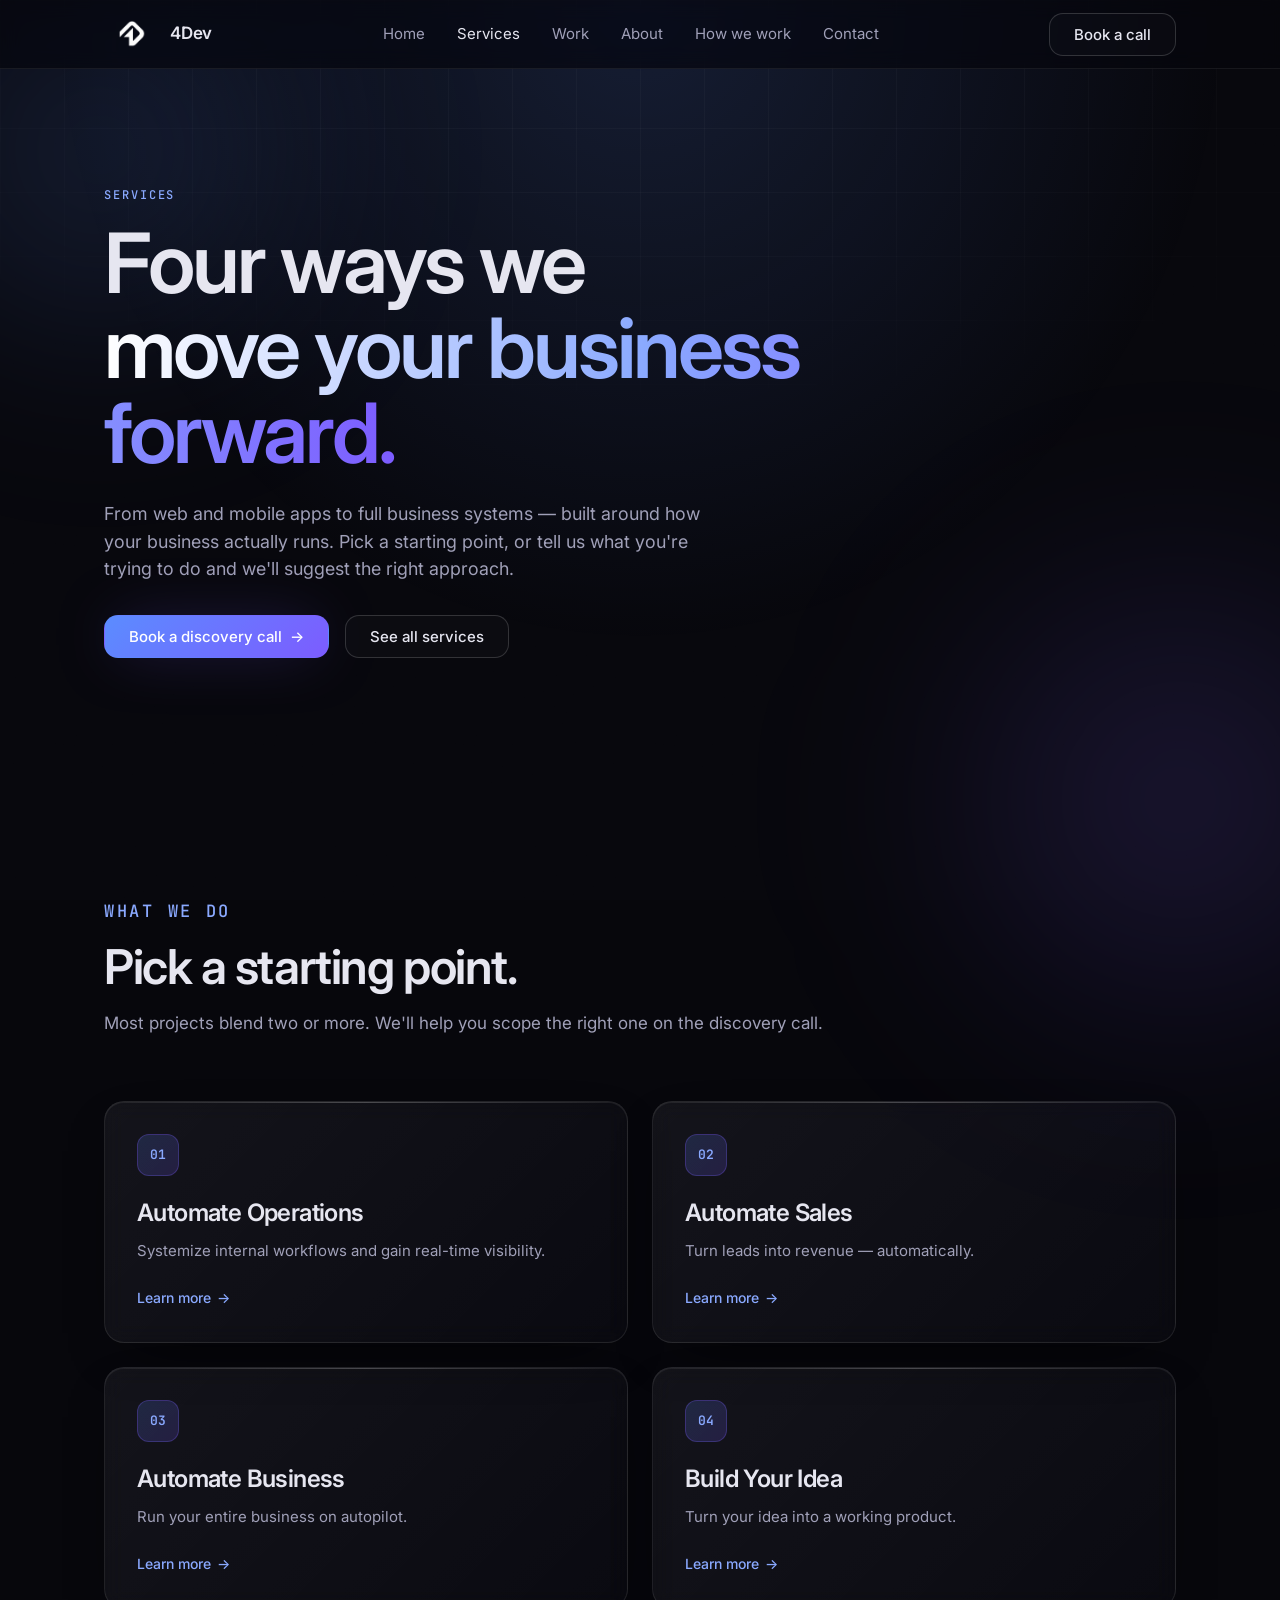
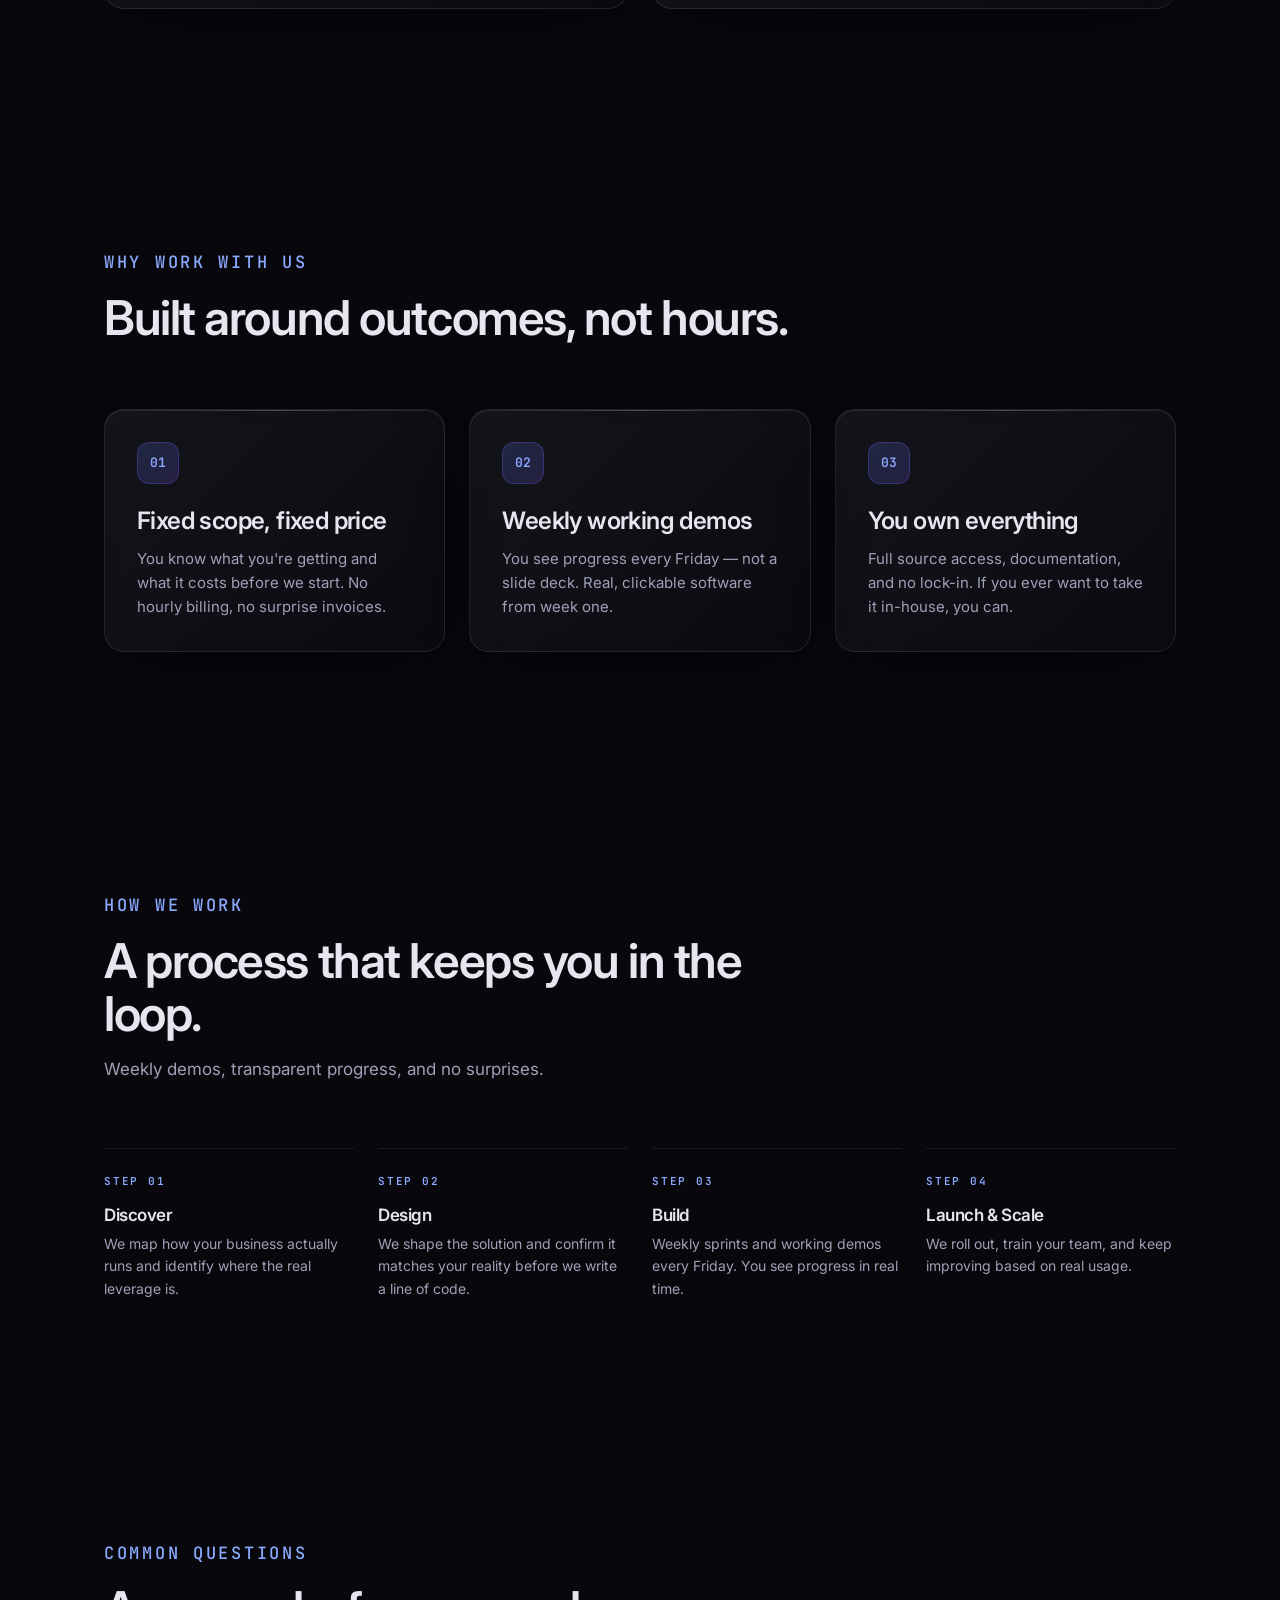
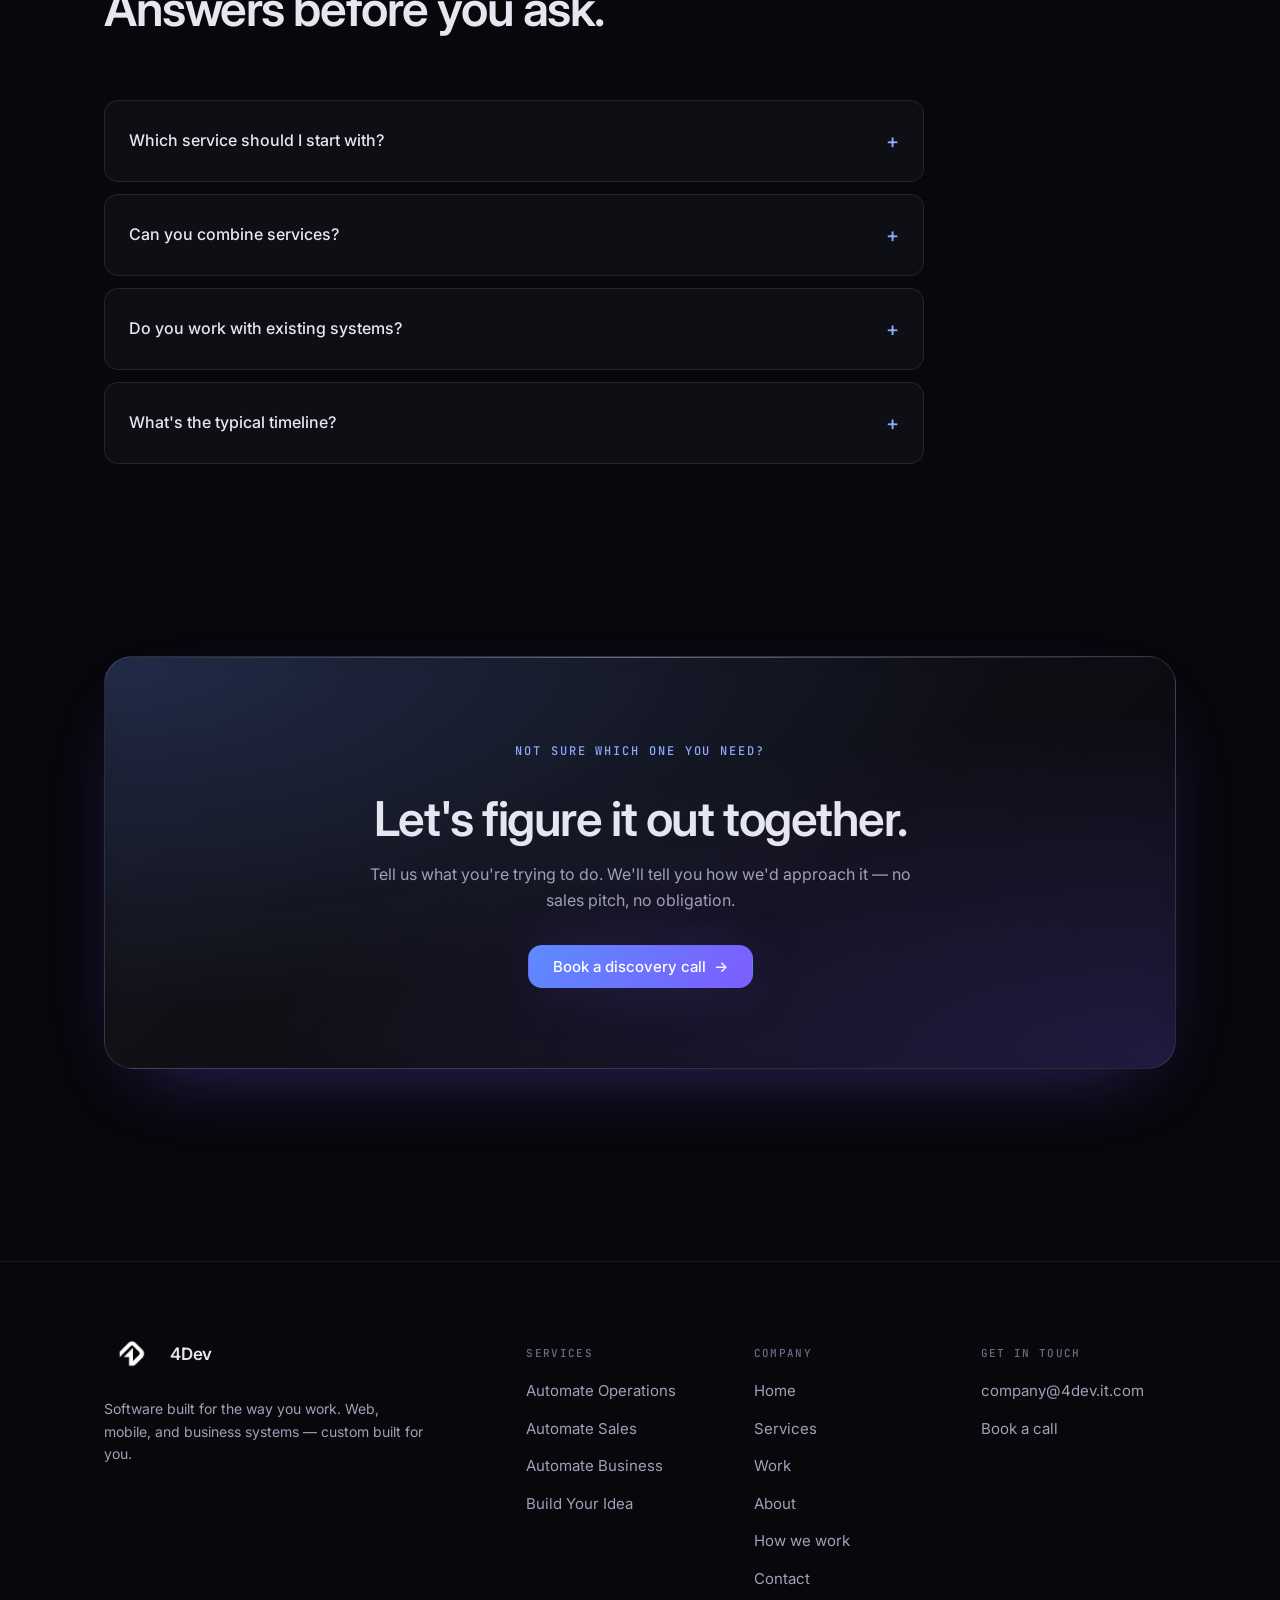
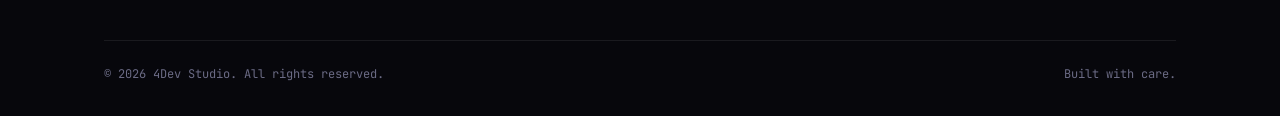
<file: services.html>
<!DOCTYPE html>
<html lang="en">
<head>
  <meta charset="UTF-8" />
  <meta name="viewport" content="width=device-width, initial-scale=1.0" />

  <!-- Primary Meta Tags -->
  <title>Services | Web, Mobile & Automation — 4Dev Studio</title>
  <meta name="description" content="Web apps, mobile apps, business systems, and automation — built around how your business actually runs. Explore the four ways 4Dev Studio helps you move faster." />
  <meta name="author" content="4Dev Studio" />

  <!-- Canonical -->
  <link rel="canonical" href="https://4dev.it.com/services.html" />

  <!-- Open Graph -->
  <meta property="og:type" content="website" />
  <meta property="og:site_name" content="4Dev Studio" />
  <meta property="og:title" content="Services | 4Dev Studio" />
  <meta property="og:description" content="Web apps, mobile apps, business systems, and automation — built around how your business actually runs." />
  <meta property="og:url" content="https://4dev.it.com/services.html" />
  <meta property="og:image" content="https://4dev.it.com/assets/4Dev-Logo.png" />

  <!-- Twitter -->
  <meta name="twitter:card" content="summary" />
  <meta name="twitter:title" content="Services | 4Dev Studio" />
  <meta name="twitter:description" content="Web apps, mobile apps, business systems, and automation." />
  <meta name="twitter:image" content="https://4dev.it.com/assets/4Dev-Logo.png" />

  <!-- Fonts -->
  <link rel="preconnect" href="https://fonts.googleapis.com" />
  <link rel="preconnect" href="https://fonts.gstatic.com" crossorigin />
  <link
    href="https://fonts.googleapis.com/css2?family=Inter:wght@400;500;600;700&family=JetBrains+Mono:wght@400;500;600&display=swap"
    rel="stylesheet"
  />

  <!-- Styles -->
  <link rel="stylesheet" href="css/styles.css" />
</head>
<body>
  <!-- Background layers -->
  <div class="orb orb-blue" aria-hidden="true"></div>
  <div class="orb orb-violet" aria-hidden="true"></div>
  <div class="grain" aria-hidden="true"></div>

  <!-- ==========================================================
       NAV
       ========================================================== -->
  <header class="nav">
    <div class="container-x nav-inner">
      <a class="nav-logo" href="index.html">
        <img class="nav-logo-mark" src="assets/4Dev-Logo.png" alt="" />
        <span>4Dev</span>
      </a>
      <nav class="nav-links" aria-label="Primary">
        <a href="index.html">Home</a>
        <a href="services.html">Services</a>
        <a href="work.html">Work</a>
        <a href="about.html">About</a>
        <a href="engagement.html">How we work</a>
        <a href="contact.html">Contact</a>
      </nav>
      <div class="nav-cta">
        <a class="btn btn-ghost" href="contact.html">Book a call</a>
        <button class="nav-toggle" aria-label="Toggle menu" aria-expanded="false"><span></span></button>
      </div>
    </div>
  </header>

  <main>

    <!-- ==========================================================
         1. HERO
         ========================================================== -->
    <section class="section">
      <div class="container-x">
        <div style="max-width: 780px;">
          <p class="eyebrow fade-up">Services</p>

          <h1 class="fade-up delay-1">
            Four ways we<br />
            <span class="text-gradient">move your business forward.</span>
          </h1>

          <p class="lead fade-up delay-2" style="margin-top: var(--space-6);">
            From web and mobile apps to full business systems — built around how
            your business actually runs. Pick a starting point, or tell us what
            you're trying to do and we'll suggest the right approach.
          </p>

          <div class="hero-actions fade-up delay-3" style="margin-top: var(--space-8); margin-bottom: 0;">
            <a class="btn btn-primary btn-arrow" href="contact.html">Book a discovery call</a>
            <a class="btn btn-ghost" href="#services-list">See all services</a>
          </div>
        </div>
      </div>
    </section>

    <!-- ==========================================================
         2. SERVICE GRID
         ========================================================== -->
    <section class="section" id="services-list">
      <div class="container-x">
        <div class="section-head">
          <p class="eyebrow">What we do</p>
          <h2>Pick a starting point.</h2>
          <p>Most projects blend two or more. We'll help you scope the right one on the discovery call.</p>
        </div>

        <div class="grid grid-2" data-services-grid>
          <!-- populated by js/services.js -->
        </div>
      </div>
    </section>

    <!-- ==========================================================
         3. WHY 4DEV — value props
         ========================================================== -->
    <section class="section">
      <div class="container-x">
        <div class="section-head">
          <p class="eyebrow">Why work with us</p>
          <h2>Built around outcomes, not hours.</h2>
        </div>

        <div class="grid grid-3">
          <div class="card">
            <div class="card-icon">01</div>
            <h3>Fixed scope, fixed price</h3>
            <p>You know what you're getting and what it costs before we start. No hourly billing, no surprise invoices.</p>
          </div>

          <div class="card">
            <div class="card-icon">02</div>
            <h3>Weekly working demos</h3>
            <p>You see progress every Friday — not a slide deck. Real, clickable software from week one.</p>
          </div>

          <div class="card">
            <div class="card-icon">03</div>
            <h3>You own everything</h3>
            <p>Full source access, documentation, and no lock-in. If you ever want to take it in-house, you can.</p>
          </div>
        </div>
      </div>
    </section>


    <!-- ==========================================================
         4. PROCESS
         ========================================================== -->
    <section class="section">
      <div class="container-x">
        <div class="section-head">
          <p class="eyebrow">How we work</p>
          <h2>A process that keeps you in the loop.</h2>
          <p>Weekly demos, transparent progress, and no surprises.</p>
        </div>

        <div class="steps">
          <div class="step">
            <div class="step-num">STEP 01</div>
            <h4>Discover</h4>
            <p>We map how your business actually runs and identify where the real leverage is.</p>
          </div>
          <div class="step">
            <div class="step-num">STEP 02</div>
            <h4>Design</h4>
            <p>We shape the solution and confirm it matches your reality before we write a line of code.</p>
          </div>
          <div class="step">
            <div class="step-num">STEP 03</div>
            <h4>Build</h4>
            <p>Weekly sprints and working demos every Friday. You see progress in real time.</p>
          </div>
          <div class="step">
            <div class="step-num">STEP 04</div>
            <h4>Launch &amp; Scale</h4>
            <p>We roll out, train your team, and keep improving based on real usage.</p>
          </div>
        </div>
      </div>
    </section>

    <!-- ==========================================================
         5. FAQ
         ========================================================== -->
    <section class="section">
      <div class="container-x">
        <div class="section-head">
          <p class="eyebrow">Common questions</p>
          <h2>Answers before you ask.</h2>
        </div>

        <div class="faq">
          <div class="faq-item">
            <button class="faq-q" type="button">Which service should I start with?</button>
            <div class="faq-a"><div class="faq-a-inner">
              Most clients start with <strong>Automate Operations</strong> if they're drowning in manual work, or <strong>Build Your Idea</strong> if they have a product to ship. We'll recommend the right one on the call.
            </div></div>
          </div>

          <div class="faq-item">
            <button class="faq-q" type="button">Can you combine services?</button>
            <div class="faq-a"><div class="faq-a-inner">
              Yes — most projects do. For example, "Automate Sales" often includes a custom dashboard from "Automate Operations". We scope the whole thing together.
            </div></div>
          </div>

          <div class="faq-item">
            <button class="faq-q" type="button">Do you work with existing systems?</button>
            <div class="faq-a"><div class="faq-a-inner">
              Absolutely. We integrate with CRMs, ERPs, accounting tools, and internal databases. Or we build new systems that connect to what you already have.
            </div></div>
          </div>

          <div class="faq-item">
            <button class="faq-q" type="button">What's the typical timeline?</button>
            <div class="faq-a"><div class="faq-a-inner">
              Most builds ship in 6–10 weeks. Small automations can ship in 2–3 weeks. Full business systems take longer. We'll give you a realistic timeline after discovery.
            </div></div>
          </div>
        </div>
      </div>
    </section>

    <!-- ==========================================================
         6. CTA
         ========================================================== -->
    <section class="section-sm">
      <div class="container-x">
        <div class="cta-band">
          <p class="eyebrow">Not sure which one you need?</p>
          <h2>Let's figure it out together.</h2>
          <p>Tell us what you're trying to do. We'll tell you how we'd approach it — no sales pitch, no obligation.</p>
          <a class="btn btn-primary btn-arrow" href="contact.html">Book a discovery call</a>
        </div>
      </div>
    </section>

  </main>

  <!-- ==========================================================
       FOOTER
       ========================================================== -->
  <footer class="footer">
    <div class="container-x">
      <div class="footer-grid">
        <div class="footer-brand">
          <a class="nav-logo" href="index.html">
            <img class="nav-logo-mark" src="assets/4Dev-Logo.png" alt="" />
            <span>4Dev</span>
          </a>
          <p>Software built for the way you work. Web, mobile, and business systems — custom built for you.</p>
        </div>
        <div>
          <h5>Services</h5>
          <ul>
            <li><a href="service.html?slug=automate-operations">Automate Operations</a></li>
            <li><a href="service.html?slug=automate-sales">Automate Sales</a></li>
            <li><a href="service.html?slug=automate-business">Automate Business</a></li>
            <li><a href="service.html?slug=build-your-idea">Build Your Idea</a></li>
          </ul>
        </div>
        <div>
          <h5>Company</h5>
          <ul>
            <li><a href="index.html">Home</a></li>
            <li><a href="services.html">Services</a></li>
            <li><a href="work.html">Work</a></li>
            <li><a href="about.html">About</a></li>
            <li><a href="engagement.html">How we work</a></li>
            <li><a href="contact.html">Contact</a></li>
          </ul>
        </div>
        <div>
          <h5>Get in touch</h5>
          <ul>
            <li><a href="mailto:company@4dev.it.com">company@4dev.it.com</a></li>
            <li><a href="contact.html">Book a call</a></li>
          </ul>
        </div>
      </div>
      <div class="footer-bottom">
        <span>© <span data-year>2026</span> 4Dev Studio. All rights reserved.</span>
        <span>Built with care.</span>
      </div>
    </div>
  </footer>

  <!-- ==========================================================
       SCRIPTS
       ========================================================== -->
  <script src="js/services.js"></script>
  <script src="js/main.js"></script>
</body>
</html>
</file>
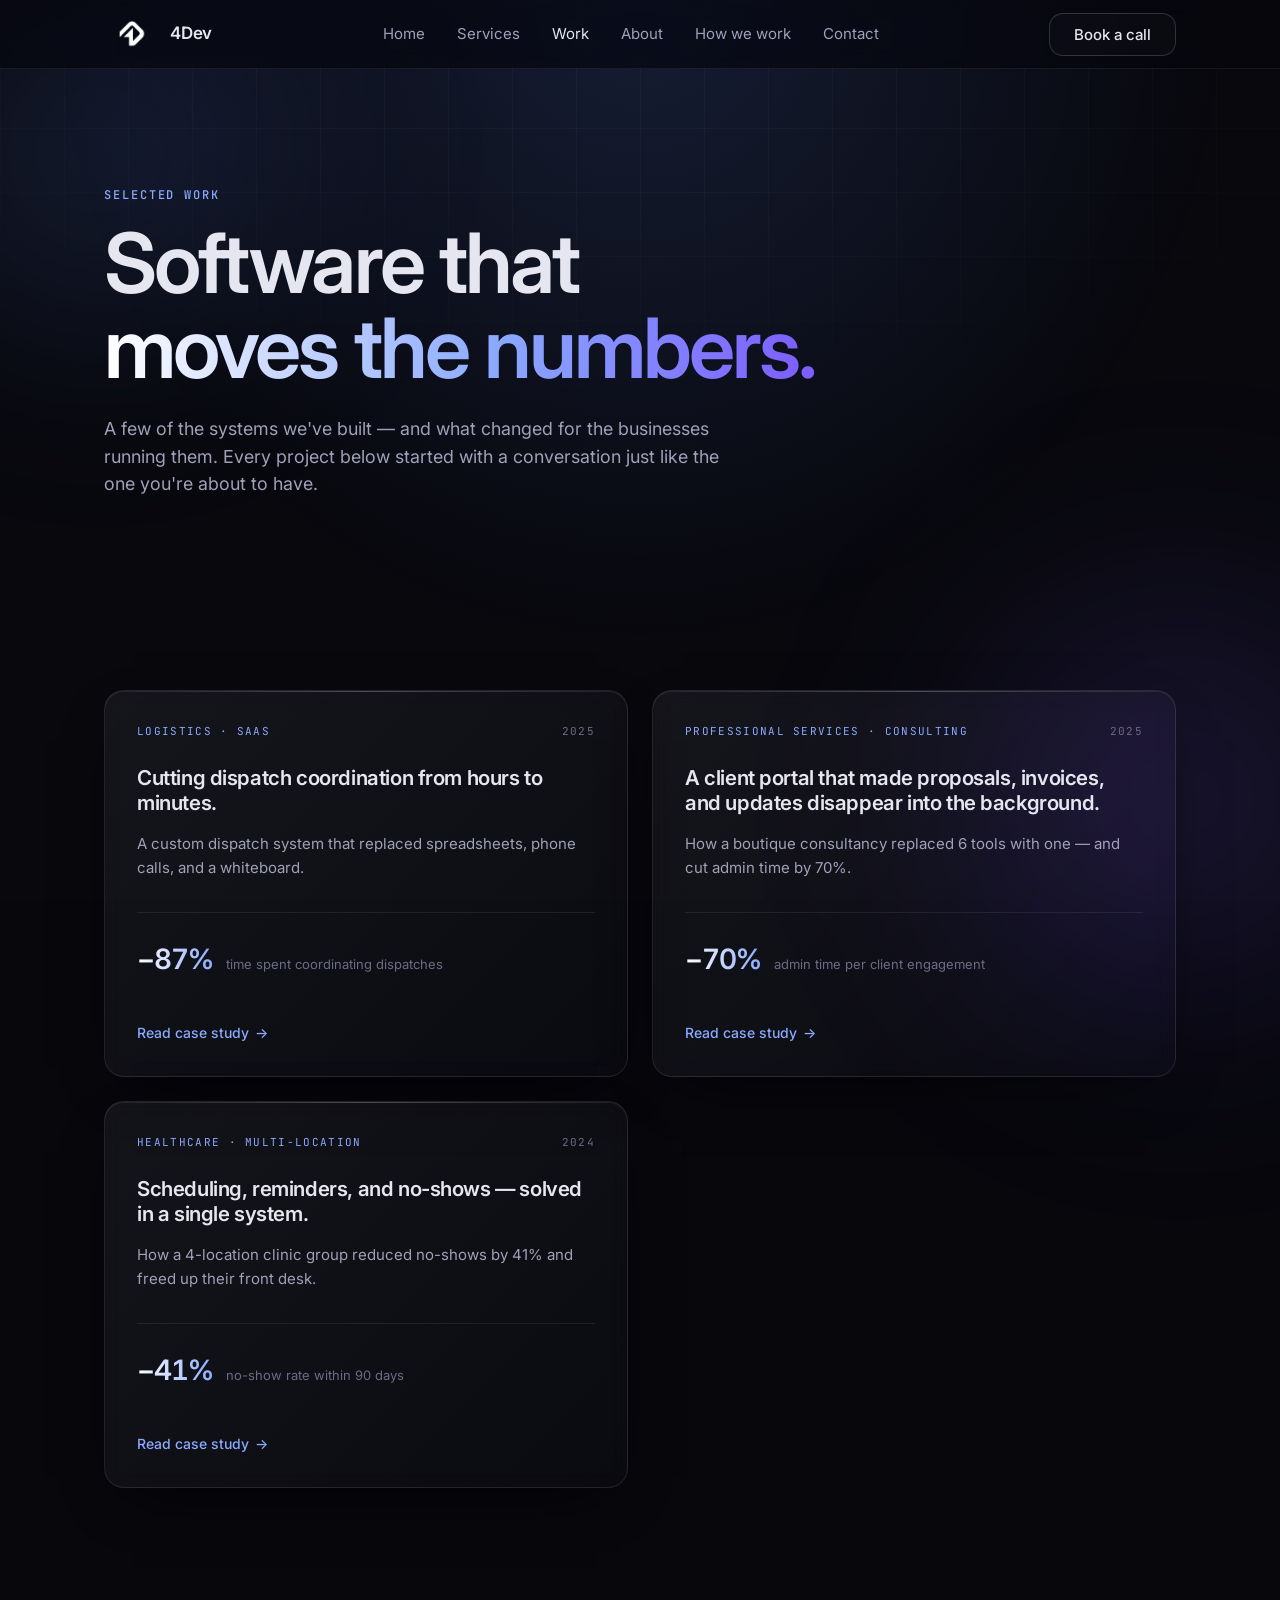
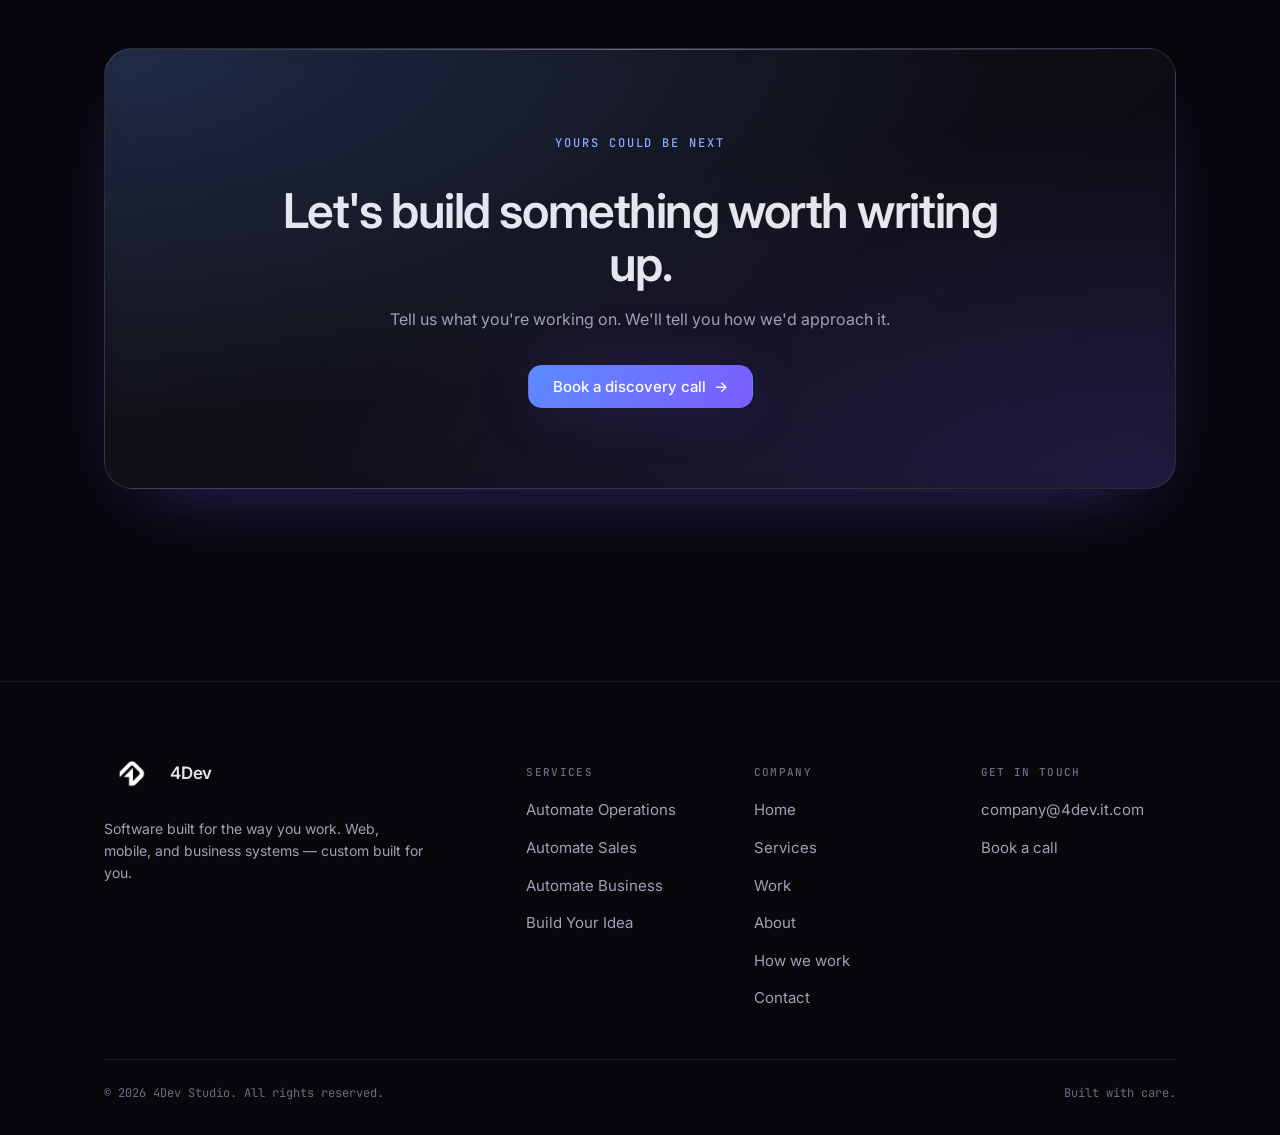
<file: work.html>
<!DOCTYPE html>
<html lang="en">
<head>
  <meta charset="UTF-8" />
  <meta name="viewport" content="width=device-width, initial-scale=1.0" />

  <!-- Primary Meta Tags -->
  <title>Work | Selected Projects — 4Dev Studio</title>
  <meta name="description" content="Selected projects from 4Dev Studio — case studies across logistics, professional services, and healthcare. Real systems, real results." />
  <meta name="author" content="4Dev Studio" />

  <!-- Canonical -->
  <link rel="canonical" href="https://4dev.it.com/work.html" />

  <!-- Open Graph -->
  <meta property="og:type" content="website" />
  <meta property="og:site_name" content="4Dev Studio" />
  <meta property="og:title" content="Work | 4Dev Studio" />
  <meta property="og:description" content="Selected projects — how we built systems and what changed for the businesses running them." />
  <meta property="og:url" content="https://4dev.it.com/work.html" />
  <meta property="og:image" content="https://4dev.it.com/assets/4Dev-Logo.png" />

  <!-- Twitter -->
  <meta name="twitter:card" content="summary" />
  <meta name="twitter:title" content="Work | 4Dev Studio" />
  <meta name="twitter:description" content="Selected projects from 4Dev Studio." />
  <meta name="twitter:image" content="https://4dev.it.com/assets/4Dev-Logo.png" />

  <!-- Fonts -->
  <link rel="preconnect" href="https://fonts.googleapis.com" />
  <link rel="preconnect" href="https://fonts.gstatic.com" crossorigin />
  <link
    href="https://fonts.googleapis.com/css2?family=Inter:wght@400;500;600;700&family=JetBrains+Mono:wght@400;500;600&display=swap"
    rel="stylesheet"
  />
  <link rel="stylesheet" href="css/styles.css" />
</head>
<body>
  <div class="orb orb-blue" aria-hidden="true"></div>
  <div class="orb orb-violet" aria-hidden="true"></div>
  <div class="grain" aria-hidden="true"></div>

  <header class="nav">
    <div class="container-x nav-inner">
      <a class="nav-logo" href="index.html">
        <img class="nav-logo-mark" src="assets/4Dev-Logo.png" alt="" />
        <span>4Dev</span>
      </a>
      <nav class="nav-links" aria-label="Primary">
        <a href="index.html">Home</a>
        <a href="services.html">Services</a>
        <a href="work.html">Work</a>
        <a href="about.html">About</a>
        <a href="engagement.html">How we work</a>
        <a href="contact.html">Contact</a>
      </nav>
      <div class="nav-cta">
        <a class="btn btn-ghost" href="contact.html">Book a call</a>
        <button class="nav-toggle" aria-label="Toggle menu" aria-expanded="false"><span></span></button>
      </div>
    </div>
  </header>

  <main>

    <section class="section">
      <div class="container-x">
        <div style="max-width: 780px;">
          <p class="eyebrow fade-up">Selected work</p>

          <h1 class="fade-up delay-1">
            Software that<br />
            <span class="text-gradient">moves the numbers.</span>
          </h1>

          <p class="lead fade-up delay-2" style="margin-top: var(--space-6);">
            A few of the systems we've built — and what changed for the businesses
            running them. Every project below started with a conversation just
            like the one you're about to have.
          </p>
        </div>
      </div>
    </section>

    <section class="section-sm">
      <div class="container-x">
        <div class="grid grid-2" data-work-grid>
          <!-- populated by js/case-studies.js -->
        </div>
      </div>
    </section>

    <section class="section-sm">
      <div class="container-x">
        <div class="cta-band">
          <p class="eyebrow">Yours could be next</p>
          <h2>Let's build something worth writing up.</h2>
          <p>Tell us what you're working on. We'll tell you how we'd approach it.</p>
          <a class="btn btn-primary btn-arrow" href="contact.html">Book a discovery call</a>
        </div>
      </div>
    </section>

  </main>

  <footer class="footer">
    <div class="container-x">
      <div class="footer-grid">
        <div class="footer-brand">
          <a class="nav-logo" href="index.html">
            <img class="nav-logo-mark" src="assets/4Dev-Logo.png" alt="" />
            <span>4Dev</span>
          </a>
          <p>Software built for the way you work. Web, mobile, and business systems — custom built for you.</p>
        </div>
        <div>
          <h5>Services</h5>
          <ul>
            <li><a href="service.html?slug=automate-operations">Automate Operations</a></li>
            <li><a href="service.html?slug=automate-sales">Automate Sales</a></li>
            <li><a href="service.html?slug=automate-business">Automate Business</a></li>
            <li><a href="service.html?slug=build-your-idea">Build Your Idea</a></li>
          </ul>
        </div>
        <div>
          <h5>Company</h5>
          <ul>
            <li><a href="index.html">Home</a></li>
            <li><a href="services.html">Services</a></li>
            <li><a href="work.html">Work</a></li>
            <li><a href="about.html">About</a></li>
            <li><a href="engagement.html">How we work</a></li>
            <li><a href="contact.html">Contact</a></li>
          </ul>
        </div>
        <div>
          <h5>Get in touch</h5>
          <ul>
            <li><a href="mailto:company@4dev.it.com">company@4dev.it.com</a></li>
            <li><a href="contact.html">Book a call</a></li>
          </ul>
        </div>
      </div>
      <div class="footer-bottom">
        <span>© <span data-year>2026</span> 4Dev Studio. All rights reserved.</span>
        <span>Built with care.</span>
      </div>
    </div>
  </footer>

  <script src="js/main.js"></script>
  <script src="js/services.js"></script>
  <script src="js/case-studies.js"></script>
</body>
</html>
</file>
<file: css/styles.css>
/* ==========================================================================
   4Dev Studio — Global Stylesheet v2
   Conversion-structured home + rich visual layers
   ========================================================================== */

/* ---------- Design Tokens ---------- */
:root {
  --ink-950: #07070c;
  --ink-900: #0b0b14;
  --ink-800: #12121f;
  --ink-700: #1a1a2e;
  --ink-600: #24243d;

  --line: rgba(255, 255, 255, 0.08);
  --line-strong: rgba(255, 255, 255, 0.16);

  --text: #e6e6f0;
  --text-dim: #a0a0b8;
  --text-faint: #6b6b85;

  --accent: #5b8cff;
  --accent-soft: #8aa9ff;
  --accent-glow: #7c5cff;

  --space-1: 4px;
  --space-2: 8px;
  --space-3: 12px;
  --space-4: 16px;
  --space-6: 24px;
  --space-8: 32px;
  --space-12: 48px;
  --space-16: 64px;
  --space-20: 80px;
  --space-28: 112px;

  --radius-sm: 8px;
  --radius: 14px;
  --radius-lg: 20px;

  --container: 1120px;

  --t-fast: 150ms ease;
  --t: 220ms ease;

  --shadow-glow: 0 0 60px -15px rgba(124, 92, 255, 0.55);
  --shadow-card: 0 10px 40px -20px rgba(0, 0, 0, 0.9);

  --mono: "JetBrains Mono", ui-monospace, SFMono-Regular, Menlo, monospace;
}

/* ---------- Reset ---------- */
*,
*::before,
*::after {
  box-sizing: border-box;
}

html {
  scroll-behavior: smooth;
  scroll-padding-top: 88px;
}

body,
h1,
h2,
h3,
h4,
p,
ul,
ol,
figure,
blockquote {
  margin: 0;
}

ul,
ol {
  padding: 0;
  list-style: none;
}

img,
svg {
  display: block;
  max-width: 100%;
}

a {
  color: inherit;
  text-decoration: none;
}

button {
  font: inherit;
  color: inherit;
  background: none;
  border: 0;
  cursor: pointer;
}

/* ---------- Base ---------- */
body {
  background: var(--ink-950);
  color: var(--text);
  font-family: "Inter", -apple-system, BlinkMacSystemFont, "Segoe UI", Roboto,
    "Helvetica Neue", Arial, sans-serif;
  font-size: 16px;
  line-height: 1.6;
  -webkit-font-smoothing: antialiased;
  -moz-osx-font-smoothing: grayscale;
  min-height: 100vh;
  overflow-x: clip;
}

/* ==========================================================
   BACKGROUND LAYERS
   ========================================================== */

/* Top radial glow */
body::before {
  content: "";
  position: fixed;
  top: 0;
  left: 50%;
  transform: translate3d(-50%, 0, 0);
  width: 100%;
  height: 700px;
  background: radial-gradient(
    ellipse at top,
    rgba(91, 140, 255, 0.16),
    transparent 65%
  );
  pointer-events: none;
  z-index: 0;
  will-change: transform;
}

/* Faint grid overlay */
body::after {
  content: "";
  position: fixed;
  inset: 0;
  background-image:
    linear-gradient(rgba(255, 255, 255, 0.028) 1px, transparent 1px),
    linear-gradient(90deg, rgba(255, 255, 255, 0.028) 1px, transparent 1px);
  background-size: 64px 64px;
  mask-image: radial-gradient(ellipse 80% 50% at 50% 0%, #000 40%, transparent 100%);
  -webkit-mask-image: radial-gradient(ellipse 80% 50% at 50% 0%, #000 40%, transparent 100%);
  pointer-events: none;
  z-index: 0;
}

/* Grain overlay */
.grain {
  position: fixed;
  inset: 0;
  z-index: 1;
  pointer-events: none;
  opacity: 0.045;
  mix-blend-mode: overlay;
  background-image: url("data:image/svg+xml;utf8,<svg xmlns='http://www.w3.org/2000/svg' width='200' height='200'><filter id='n'><feTurbulence type='fractalNoise' baseFrequency='0.9' numOctaves='2' stitchTiles='stitch'/><feColorMatrix values='0 0 0 0 1  0 0 0 0 1  0 0 0 0 1  0 0 0 0.6 0'/></filter><rect width='100%' height='100%' filter='url(%23n)'/></svg>");
}

/* Static blurred orbs */
.orb {
  position: fixed;
  border-radius: 50%;
  filter: blur(100px);
  pointer-events: none;
  z-index: 0;
}

.orb-blue {
  width: 500px;
  height: 500px;
  top: -100px;
  left: -150px;
  background: radial-gradient(circle, rgba(91, 140, 255, 0.22), transparent 70%);
}

.orb-violet {
  width: 600px;
  height: 600px;
  bottom: -200px;
  right: -200px;
  background: radial-gradient(circle, rgba(124, 92, 255, 0.2), transparent 70%);
}

main {
  position: relative;
  z-index: 2;
}

::selection {
  background: rgba(124, 92, 255, 0.35);
  color: #fff;
}

/* ==========================================================
   TYPOGRAPHY
   ========================================================== */

h1,
h2,
h3,
h4 {
  font-weight: 600;
  line-height: 1.1;
  letter-spacing: -0.025em;
}

h1 {
  font-size: clamp(2.5rem, 6.5vw, 5.25rem);
  letter-spacing: -0.035em;
  line-height: 1.02;
}

h2 {
  font-size: clamp(1.75rem, 4vw, 3rem);
  letter-spacing: -0.03em;
}

h3 {
  font-size: clamp(1.25rem, 2vw, 1.5rem);
}

p {
  color: var(--text-dim);
}

.eyebrow {
  display: inline-block;
  font-family: var(--mono);
  font-size: 0.75rem;
  font-weight: 500;
  letter-spacing: 0.16em;
  text-transform: uppercase;
  color: var(--accent-soft);
  margin-bottom: var(--space-4);
}

.text-gradient {
  background: linear-gradient(90deg, #ffffff 0%, #8aa9ff 55%, #7c5cff 100%);
  -webkit-background-clip: text;
  background-clip: text;
  color: transparent;
}

.lead {
  font-size: clamp(1.0625rem, 1.4vw, 1.1875rem);
  color: var(--text-dim);
  max-width: 56ch;
  line-height: 1.55;
}

/* ==========================================================
   LAYOUT
   ========================================================== */

.container-x {
  width: 100%;
  max-width: var(--container);
  margin-inline: auto;
  padding-inline: var(--space-6);
}

.section {
  padding-block: var(--space-28);
  position: relative;
}

.section-sm {
  padding-block: var(--space-20);
  position: relative;
}

.section-head {
  max-width: 720px;
  margin-bottom: var(--space-16);
}

.section-head.center {
  margin-inline: auto;
  text-align: center;
}

.section-head p {
  margin-top: var(--space-4);
  font-size: 1.0625rem;
}

/* ==========================================================
   BUTTONS
   ========================================================== */

.btn {
  display: inline-flex;
  align-items: center;
  gap: var(--space-2);
  padding: 13px 24px;
  border-radius: var(--radius);
  font-size: 0.9375rem;
  font-weight: 500;
  line-height: 1;
  border: 1px solid transparent;
  transition: transform var(--t-fast), background var(--t), border-color var(--t),
    box-shadow var(--t);
  white-space: nowrap;
  will-change: transform;
}

.btn:active {
  transform: translateY(1px) scale(0.99);
}

.btn-primary {
  background: linear-gradient(135deg, var(--accent), var(--accent-glow));
  color: #fff;
  box-shadow: var(--shadow-glow);
}

.btn-primary:hover {
  box-shadow: 0 0 80px -8px rgba(124, 92, 255, 0.85);
}

.btn-ghost {
  border-color: var(--line-strong);
  color: var(--text);
  background: rgba(255, 255, 255, 0.02);
}

.btn-ghost:hover {
  background: rgba(255, 255, 255, 0.06);
  border-color: rgba(255, 255, 255, 0.3);
}

.btn-arrow::after {
  content: "→";
  transition: transform var(--t);
}

.btn-arrow:hover::after {
  transform: translateX(3px);
}

/* ==========================================================
   NAVBAR (glass)
   ========================================================== */

.nav {
  position: sticky;
  top: 0;
  z-index: 100;
  background: rgba(7, 7, 12, 0.7);
  backdrop-filter: blur(10px) saturate(150%);
  -webkit-backdrop-filter: blur(10px) saturate(150%);
  border-bottom: 1px solid rgba(255, 255, 255, 0.07);
}

.nav-inner {
  display: flex;
  align-items: center;
  justify-content: space-between;
  height: 68px;
}

.nav-logo {
  display: flex;
  align-items: center;
  gap: 10px;
  font-weight: 600;
  font-size: 1.0625rem;
  letter-spacing: -0.01em;
}

.nav-logo-mark {
  width: 56px;
  height: 56px;
  object-fit: contain;
}

.nav-links {
  display: flex;
  align-items: center;
  gap: var(--space-8);
}

.nav-links a {
  font-size: 0.9375rem;
  color: var(--text-dim);
  transition: color var(--t);
}

.nav-links a:hover,
.nav-links a[aria-current="page"] {
  color: var(--text);
}

.nav-cta {
  display: flex;
  align-items: center;
  gap: var(--space-4);
}

.nav-toggle {
  display: none;
  width: 40px;
  height: 40px;
  border-radius: 10px;
  border: 1px solid var(--line-strong);
  align-items: center;
  justify-content: center;
}

.nav-toggle span {
  display: block;
  width: 18px;
  height: 1.5px;
  background: var(--text);
  position: relative;
}

.nav-toggle span::before,
.nav-toggle span::after {
  content: "";
  position: absolute;
  left: 0;
  width: 18px;
  height: 1.5px;
  background: var(--text);
  transition: transform var(--t), top var(--t), bottom var(--t);
}

.nav-toggle span::before { top: -6px; }
.nav-toggle span::after  { bottom: -6px; }

.nav-toggle[aria-expanded="true"] span { background: transparent; }
.nav-toggle[aria-expanded="true"] span::before { top: 0; transform: rotate(45deg); }
.nav-toggle[aria-expanded="true"] span::after  { bottom: 0; transform: rotate(-45deg); }

@media (max-width: 820px) {
  .nav-links,
  .nav-cta .btn { display: none; }
  .nav-toggle { display: inline-flex; }
  .nav-links.is-open {
    display: flex;
    flex-direction: column;
    align-items: flex-start;
    gap: var(--space-4);
    position: absolute;
    top: 68px;
    left: 0;
    right: 0;
    padding: var(--space-6);
    background: var(--ink-900);
    border-bottom: 1px solid var(--line);
  }
  .nav-links.is-open a { font-size: 1rem; }
}

/* ==========================================================
   HERO — Spline as background
   ========================================================== */

.hero.hero-bg {
  position: relative;
  min-height: 92vh;
  padding-block: var(--space-20) var(--space-28);
  display: flex;
  align-items: center;
  justify-content: flex-start;
  overflow: hidden;
}
/* Spline canvas layer */
.hero-bg-canvas {
  position: absolute;
  inset: 0;
  z-index: 0;
  pointer-events: none;
}

.hero-bg-canvas spline-viewer {
  width: 100%;
  height: 100%;
  display: block;
}

/* Dark overlay for text readability */
.hero-bg-overlay {
  position: absolute;
  inset: 0;
  z-index: 1;
  pointer-events: none;
  background:
    /* left-side darkening so text reads clearly */
    linear-gradient(
      90deg,
      rgba(7, 7, 12, 0.92) 0%,
      rgba(7, 7, 12, 0.72) 35%,
      rgba(7, 7, 12, 0.25) 65%,
      rgba(7, 7, 12, 0.1) 100%
    ),
    /* subtle vignette top + bottom */
    linear-gradient(
      180deg,
      rgba(7, 7, 12, 0.85) 0%,
      transparent 25%,
      transparent 70%,
      rgba(7, 7, 12, 0.95) 100%
    );
}

/* Foreground content */
.hero-inner {
  position: relative;
  z-index: 2;
  width: 100%;
  max-width: 1120px;
  /* Left edge padding — scaled to viewport, capped at both ends */
  padding-left: clamp(24px, 8vw, 120px);
  padding-right: clamp(24px, 6vw, 64px);
  /* No margin auto → stays left */
  margin-right: auto;
  margin-left: 0;
}

.hero h1 {
  margin-bottom: var(--space-6);
  text-align: left;
}

.hero .lead {
  margin-bottom: var(--space-8);
  max-width: 52ch;
  text-align: left;
  margin-inline: 0;
}

.hero-actions {
  display: flex;
  flex-wrap: wrap;
  justify-content: flex-start;
  gap: var(--space-4);
  margin-bottom: var(--space-12);
}

.hero-trust {
  display: flex;
  flex-wrap: wrap;
  justify-content: flex-start;
  gap: var(--space-8);
  padding-top: var(--space-8);
  border-top: 1px solid var(--line);
  max-width: 560px;
  margin-inline: 0;
}

.hero-trust-item {
  display: flex;
  flex-direction: column;
  gap: 4px;
}

.hero-trust-num {
  font-size: 1.75rem;
  font-weight: 600;
  color: var(--text);
  letter-spacing: -0.02em;
  font-variant-numeric: tabular-nums;
}

.hero-trust-label {
  font-family: var(--mono);
  font-size: 0.6875rem;
  color: var(--text-faint);
  letter-spacing: 0.1em;
  text-transform: uppercase;
}

/* Mobile adjustments */
@media (max-width: 980px) {
  .hero.hero-bg {
  position: relative;
  min-height: 92vh;
  padding-block: var(--space-20) var(--space-28);
  display: flex;
  align-items: center;
  justify-content: flex-start;   /* ← anchor content to the left */
  overflow: hidden;
}

  .hero-bg-overlay {
    background:
      linear-gradient(
        180deg,
        rgba(7, 7, 12, 0.92) 0%,
        rgba(7, 7, 12, 0.7) 50%,
        rgba(7, 7, 12, 0.95) 100%
      );
  }

  .hero-inner {
  position: relative;
  z-index: 2;
  max-width: 720px;
  /* Push the text off the left edge so it feels placed, not glued */
  padding-left: clamp(0px, 6vw, 96px);
}

/* Legacy classes — kept harmless in case other pages use them */
.hero-grid { display: block; }
.hero-content { }
.hero-visual { display: none; }
}

/* ==========================================================
   PROBLEM SECTION
   ========================================================== */

.problem {
  background: linear-gradient(180deg, transparent, rgba(124, 92, 255, 0.04), transparent);
  border-block: 1px solid var(--line);
}

.problem-list {
  display: grid;
  grid-template-columns: repeat(2, minmax(0, 1fr));
  gap: var(--space-4) var(--space-12);
  max-width: 900px;
  margin-bottom: var(--space-12);
}

@media (max-width: 720px) {
  .problem-list {
    grid-template-columns: 1fr;
  }
}

.problem-item {
  position: relative;
  padding-left: 28px;
  color: var(--text);
  font-size: 1rem;
}

.problem-item::before {
  content: "";
  position: absolute;
  left: 0;
  top: 10px;
  width: 14px;
  height: 2px;
  background: var(--accent);
  opacity: 0.6;
}

.problem-close {
  font-size: clamp(1.25rem, 2.2vw, 1.625rem);
  color: var(--text);
  font-weight: 500;
  max-width: 640px;
  line-height: 1.35;
  letter-spacing: -0.02em;
}

.problem-close em {
  font-style: normal;
  color: var(--accent-soft);
}

/* ==========================================================
   GRID
   ========================================================== */

.grid {
  display: grid;
  gap: var(--space-6);
}

.grid-2 { grid-template-columns: repeat(2, minmax(0, 1fr)); }
.grid-3 { grid-template-columns: repeat(3, minmax(0, 1fr)); }
.grid-4 { grid-template-columns: repeat(4, minmax(0, 1fr)); }

@media (max-width: 980px) {
  .grid-3,
  .grid-4 {
    grid-template-columns: repeat(2, minmax(0, 1fr));
  }
}

@media (max-width: 640px) {
  .grid-2,
  .grid-3,
  .grid-4 {
    grid-template-columns: 1fr;
  }
}

/* ==========================================================
   CARDS (glass)
   ========================================================== */

.card {
  position: relative;
  padding: var(--space-8);
  border-radius: var(--radius-lg);
  border: 1px solid rgba(255, 255, 255, 0.09);
  background: linear-gradient(
    135deg,
    rgba(255, 255, 255, 0.055) 0%,
    rgba(255, 255, 255, 0.015) 100%
  );
  backdrop-filter: blur(10px) saturate(140%);
  -webkit-backdrop-filter: blur(10px) saturate(140%);
  box-shadow:
    0 1px 0 0 rgba(255, 255, 255, 0.06) inset,
    0 20px 60px -30px rgba(0, 0, 0, 0.9);
  transition: border-color var(--t), transform var(--t), background var(--t),
    box-shadow var(--t);
  overflow: hidden;
  display: block;
}

.card::before {
  content: "";
  position: absolute;
  inset: 0 0 auto 0;
  height: 1px;
  background: linear-gradient(
    90deg,
    transparent,
    rgba(255, 255, 255, 0.28),
    transparent
  );
  opacity: 0.7;
  pointer-events: none;
}

.card:hover {
  border-color: rgba(255, 255, 255, 0.18);
  transform: translateY(-3px);
  background: linear-gradient(
    135deg,
    rgba(255, 255, 255, 0.08) 0%,
    rgba(255, 255, 255, 0.025) 100%
  );
  box-shadow:
    0 1px 0 0 rgba(255, 255, 255, 0.09) inset,
    0 30px 70px -30px rgba(91, 140, 255, 0.28);
}

.card-icon {
  width: 42px;
  height: 42px;
  border-radius: 12px;
  display: grid;
  place-items: center;
  background: linear-gradient(
    135deg,
    rgba(91, 140, 255, 0.18),
    rgba(124, 92, 255, 0.18)
  );
  border: 1px solid rgba(124, 92, 255, 0.28);
  color: var(--accent-soft);
  margin-bottom: var(--space-6);
  font-family: var(--mono);
  font-size: 0.8125rem;
  font-weight: 600;
}

.card h3 {
  margin-bottom: var(--space-3);
}

.card p {
  font-size: 0.9375rem;
}

.card-link {
  display: inline-flex;
  align-items: center;
  gap: 6px;
  margin-top: var(--space-6);
  font-size: 0.875rem;
  font-weight: 500;
  color: var(--accent-soft);
  transition: gap var(--t);
}

.card-link::after {
  content: "→";
  transition: transform var(--t);
}

.card-link:hover::after {
  transform: translateX(3px);
}

/* ==========================================================
   PROCESS STEPS
   ========================================================== */

.steps {
  display: grid;
  gap: var(--space-6);
  grid-template-columns: repeat(auto-fit, minmax(200px, 1fr));
}

.step {
  padding-top: var(--space-6);
  border-top: 1px solid var(--line);
}

.step-num {
  font-family: var(--mono);
  font-size: 0.6875rem;
  letter-spacing: 0.16em;
  color: var(--accent-soft);
  font-weight: 600;
  margin-bottom: var(--space-4);
}

.step h4 {
  font-size: 1.0625rem;
  margin-bottom: var(--space-2);
}

.step p {
  font-size: 0.875rem;
}

/* ==========================================================
   TECH PILLS
   ========================================================== */

.pills {
  display: flex;
  flex-wrap: wrap;
  gap: var(--space-3);
}

.pill {
  padding: 6px 14px;
  font-size: 0.8125rem;
  border-radius: 999px;
  border: 1px solid var(--line-strong);
  color: var(--text-dim);
  background: rgba(255, 255, 255, 0.02);
}

/* ==========================================================
   FAQ
   ========================================================== */

.faq {
  display: grid;
  gap: var(--space-3);
  max-width: 820px;
}

.faq-item {
  border: 1px solid rgba(255, 255, 255, 0.09);
  border-radius: var(--radius);
  background: rgba(255, 255, 255, 0.03);
  backdrop-filter: blur(10px) saturate(140%);
  -webkit-backdrop-filter: blur(10px) saturate(140%);
  overflow: hidden;
  transition: border-color var(--t), background var(--t);
}

.faq-item:hover { background: rgba(255, 255, 255, 0.05); }
.faq-item.is-open { border-color: var(--line-strong); }

.faq-q {
  width: 100%;
  display: flex;
  align-items: center;
  justify-content: space-between;
  gap: var(--space-4);
  padding: var(--space-6);
  text-align: left;
  font-size: 1rem;
  font-weight: 500;
  color: var(--text);
}

.faq-q::after {
  content: "+";
  font-size: 1.25rem;
  color: var(--accent-soft);
  transition: transform var(--t);
  flex-shrink: 0;
}

.faq-item.is-open .faq-q::after { transform: rotate(45deg); }

.faq-a {
  max-height: 0;
  overflow: hidden;
  transition: max-height var(--t);
}

.faq-a-inner {
  padding: 0 var(--space-6) var(--space-6);
  color: var(--text-dim);
  font-size: 0.9375rem;
}

/* ==========================================================
   CTA BAND
   ========================================================== */

.cta-band {
  position: relative;
  padding: var(--space-20) var(--space-12);
  border-radius: 28px;
  border: 1px solid rgba(255, 255, 255, 0.12);
  background:
    radial-gradient(ellipse at top left, rgba(91, 140, 255, 0.2), transparent 60%),
    radial-gradient(ellipse at bottom right, rgba(124, 92, 255, 0.2), transparent 60%),
    linear-gradient(135deg, rgba(255, 255, 255, 0.05), rgba(255, 255, 255, 0.015));
  backdrop-filter: blur(10px) saturate(140%);
  -webkit-backdrop-filter: blur(10px) saturate(140%);
  text-align: center;
  overflow: hidden;
  box-shadow: 0 30px 80px -40px rgba(124, 92, 255, 0.45);
}

.cta-band::before {
  content: "";
  position: absolute;
  inset: 0 0 auto 0;
  height: 1px;
  background: linear-gradient(90deg, transparent, rgba(255, 255, 255, 0.35), transparent);
  pointer-events: none;
}

.cta-band h2 {
  max-width: 720px;
  margin-inline: auto;
  margin-bottom: var(--space-4);
}

.cta-band p {
  max-width: 560px;
  margin-inline: auto;
  margin-bottom: var(--space-8);
}

/* ==========================================================
   FOOTER
   ========================================================== */

.footer {
  border-top: 1px solid var(--line);
  padding-block: var(--space-16) var(--space-8);
  margin-top: var(--space-28);
  position: relative;
  z-index: 2;
}

.footer-grid {
  display: grid;
  grid-template-columns: 2fr 1fr 1fr 1fr;
  gap: var(--space-8);
  margin-bottom: var(--space-12);
}

.footer-brand p {
  font-size: 0.875rem;
  margin-top: var(--space-4);
  max-width: 320px;
}

.footer h5 {
  font-family: var(--mono);
  font-size: 0.6875rem;
  letter-spacing: 0.12em;
  text-transform: uppercase;
  color: var(--text-faint);
  margin-bottom: var(--space-4);
  font-weight: 500;
}

.footer ul {
  display: grid;
  gap: var(--space-3);
}

.footer ul a {
  font-size: 0.9375rem;
  color: var(--text-dim);
  transition: color var(--t);
}

.footer ul a:hover { color: var(--text); }

.footer-bottom {
  display: flex;
  justify-content: space-between;
  align-items: center;
  flex-wrap: wrap;
  gap: var(--space-4);
  padding-top: var(--space-6);
  border-top: 1px solid var(--line);
  font-family: var(--mono);
  font-size: 0.75rem;
  color: var(--text-faint);
}

@media (max-width: 820px) { .footer-grid { grid-template-columns: 1fr 1fr; } }
@media (max-width: 480px) { .footer-grid { grid-template-columns: 1fr; } }

/* ==========================================================
   SERVICE PAGE (detail)
   ========================================================== */

.service-hero {
  padding-block: var(--space-20) var(--space-16);
  border-bottom: 1px solid var(--line);
}

#service option {
  color: #000;
  background-color: #f7f7f7;
}

#budget option {
  color: #000;
  background-color: #f7f7f7;
}

.service-hero .back {
  display: inline-flex;
  align-items: center;
  gap: 6px;
  font-family: var(--mono);
  font-size: 0.75rem;
  color: var(--text-faint);
  margin-bottom: var(--space-8);
  transition: color var(--t);
  letter-spacing: 0.06em;
}

.service-hero .back:hover { color: var(--text); }
.service-hero .back::before { content: "←"; }
.service-hero h1 { max-width: 820px; margin-bottom: var(--space-4); }
.service-hero .lead { margin-bottom: var(--space-8); }

.service-body { padding-block: var(--space-20); }

.service-section {
  padding-block: var(--space-12);
  border-top: 1px solid var(--line);
}

.service-section:first-child {
  border-top: 0;
  padding-top: 0;
}

.service-section h2 {
  font-size: clamp(1.25rem, 2vw, 1.625rem);
  margin-bottom: var(--space-6);
}

.check-list {
  display: grid;
  gap: var(--space-4);
}

.check-list li {
  position: relative;
  padding-left: 28px;
  color: var(--text-dim);
}

.check-list li::before {
  content: "";
  position: absolute;
  left: 0;
  top: 9px;
  width: 16px;
  height: 16px;
  border-radius: 50%;
  background: linear-gradient(135deg, var(--accent), var(--accent-glow));
  opacity: 0.9;
}

.check-list li::after {
  content: "";
  position: absolute;
  left: 5.5px;
  top: 13px;
  width: 5px;
  height: 8px;
  border-right: 1.5px solid #fff;
  border-bottom: 1.5px solid #fff;
  transform: rotate(45deg);
}

/* ==========================================================
   CONTACT FORM
   ========================================================== */

.form {
  display: grid;
  gap: var(--space-4);
  max-width: 560px;
}

.field { display: grid; gap: var(--space-2); }

.field label {
  font-family: var(--mono);
  font-size: 0.6875rem;
  color: var(--text-dim);
  letter-spacing: 0.1em;
  text-transform: uppercase;
}

.field input,
.field textarea,
.field select {
  width: 100%;
  padding: 12px 14px;
  border-radius: var(--radius);
  border: 1px solid var(--line-strong);
  background: rgba(255, 255, 255, 0.02);
  color: var(--text);
  font: inherit;
  font-size: 0.9375rem;
  transition: border-color var(--t), background var(--t);
}

.field input:focus,
.field textarea:focus,
.field select:focus {
  outline: none;
  border-color: var(--accent);
  background: rgba(91, 140, 255, 0.05);
}

.field textarea { resize: vertical; min-height: 130px; }

.contact-layout {
  display: grid;
  grid-template-columns: 1.2fr 1fr;
  gap: var(--space-16);
  align-items: start;
}

@media (max-width: 820px) {
  .contact-layout { grid-template-columns: 1fr; }
}

/* ==========================================================
   MISC
   ========================================================== */

.divider {
  height: 1px;
  background: var(--line);
  border: 0;
  margin-block: var(--space-12);
}

.muted { color: var(--text-faint); }
.center { text-align: center; }

/* ==========================================================
   MOTION — Hero entrance
   ========================================================== */

@keyframes fadeUp {
  from { opacity: 0; transform: translateY(20px); }
  to   { opacity: 1; transform: translateY(0); }
}

.fade-up {
  opacity: 0;
  animation: fadeUp 0.9s cubic-bezier(0.22, 1, 0.36, 1) forwards;
}

.fade-up.delay-1 { animation-delay: 0.08s; }
.fade-up.delay-2 { animation-delay: 0.16s; }
.fade-up.delay-3 { animation-delay: 0.26s; }
.fade-up.delay-4 { animation-delay: 0.36s; }

/* ==========================================================
   MOTION — Reveal on scroll
   ========================================================== */

[data-reveal] {
  opacity: 0;
  transform: translateY(24px);
  transition:
    opacity 0.6s cubic-bezier(0.16, 1, 0.3, 1),
    transform 0.6s cubic-bezier(0.16, 1, 0.3, 1);
}

[data-reveal].is-revealed {
  opacity: 1;
  transform: translateY(0);
}

@media (prefers-reduced-motion: reduce) {
  [data-reveal] {
    opacity: 1;
    transform: none;
    transition: none;
  }
}

/* ==========================================================
   MOTION — Reduced motion override
   ========================================================== */

@media (prefers-reduced-motion: reduce) {
  *,
  *::before,
  *::after {
    animation-duration: 0.01ms !important;
    transition-duration: 0.01ms !important;
    scroll-behavior: auto !important;
  }
}

/* ==========================================================
   CASE STUDY CARDS
   ========================================================== */

.case-card {
  display: flex;
  flex-direction: column;
  padding: var(--space-8);
}

.case-card-meta {
  display: flex;
  justify-content: space-between;
  align-items: center;
  margin-bottom: var(--space-6);
  gap: var(--space-4);
}

.case-card-industry {
  font-family: var(--mono);
  font-size: 0.6875rem;
  letter-spacing: 0.12em;
  text-transform: uppercase;
  color: var(--accent-soft);
}

.case-card-year {
  font-family: var(--mono);
  font-size: 0.6875rem;
  letter-spacing: 0.12em;
  text-transform: uppercase;
  color: var(--text-faint);
}

.case-card h3 {
  font-size: clamp(1.125rem, 1.6vw, 1.375rem);
  line-height: 1.25;
  margin-bottom: var(--space-4);
  letter-spacing: -0.02em;
}

.case-card-tagline {
  font-size: 0.9375rem;
  color: var(--text-dim);
  margin-bottom: var(--space-8);
  flex: 1;
}

.case-card-metric {
  display: flex;
  align-items: baseline;
  gap: var(--space-3);
  padding-top: var(--space-6);
  border-top: 1px solid var(--line);
  margin-bottom: var(--space-4);
}

.case-card-metric-num {
  font-size: 1.75rem;
  font-weight: 600;
  color: var(--text);
  letter-spacing: -0.03em;
  font-variant-numeric: tabular-nums;
  background: linear-gradient(90deg, #ffffff 0%, #8aa9ff 100%);
  -webkit-background-clip: text;
  background-clip: text;
  color: transparent;
  flex-shrink: 0;
}

.case-card-metric-label {
  font-size: 0.8125rem;
  color: var(--text-faint);
  line-height: 1.4;
}

/* ==========================================================
   CASE STUDY DETAIL — Hero stats
   ========================================================== */

.case-hero-stats {
  display: grid;
  grid-template-columns: repeat(3, minmax(0, 1fr));
  gap: var(--space-6);
  margin-top: var(--space-12);
  padding-top: var(--space-8);
  border-top: 1px solid var(--line);
}

@media (max-width: 720px) {
  .case-hero-stats {
    grid-template-columns: 1fr;
    gap: var(--space-4);
  }
}

.case-hero-stat {
  display: flex;
  flex-direction: column;
  gap: 6px;
}

.case-hero-stat-num {
  font-size: clamp(1.5rem, 2.5vw, 2rem);
  font-weight: 600;
  color: var(--text);
  letter-spacing: -0.03em;
  line-height: 1.1;
}

.case-hero-stat-label {
  font-family: var(--mono);
  font-size: 0.6875rem;
  letter-spacing: 0.1em;
  text-transform: uppercase;
  color: var(--text-faint);
}

/* ==========================================================
   CASE STUDY DETAIL — Pull quote
   ========================================================== */

.case-quote {
  position: relative;
  padding: var(--space-12) var(--space-12) var(--space-12) var(--space-16);
  border-radius: var(--radius-lg);
  border: 1px solid rgba(255, 255, 255, 0.1);
  background: linear-gradient(
    135deg,
    rgba(91, 140, 255, 0.06),
    rgba(124, 92, 255, 0.04)
  );
  backdrop-filter: blur(10px) saturate(140%);
  -webkit-backdrop-filter: blur(10px) saturate(140%);
  margin: 0;
}

.case-quote::before {
  content: "\201C";
  position: absolute;
  top: 20px;
  left: 28px;
  font-size: 5rem;
  line-height: 1;
  color: var(--accent-soft);
  opacity: 0.4;
  font-family: Georgia, serif;
}

.case-quote p {
  font-size: clamp(1.125rem, 1.6vw, 1.375rem);
  line-height: 1.5;
  color: var(--text);
  font-weight: 500;
  letter-spacing: -0.015em;
  margin-bottom: var(--space-6);
}

.case-quote cite {
  font-family: var(--mono);
  font-size: 0.75rem;
  letter-spacing: 0.1em;
  text-transform: uppercase;
  color: var(--text-faint);
  font-style: normal;
}

@media (max-width: 640px) {
  .case-quote {
    padding: var(--space-8) var(--space-6) var(--space-8) var(--space-12);
  }

  .case-quote::before {
    font-size: 3.5rem;
    top: 12px;
    left: 16px;
  }
}

/* ==========================================================
   WORK PAGE — Grid override
   ========================================================== */

/* Case cards in a 2-col grid feel better when they have room */
.grid-2 .case-card {
  min-height: 100%;
}

/* ==========================================================
   FEATURED WORK (optional Home integration)
   ========================================================== */

.featured-work {
  display: grid;
  grid-template-columns: repeat(2, minmax(0, 1fr));
  gap: var(--space-6);
}

@media (max-width: 720px) {
  .featured-work {
    grid-template-columns: 1fr;
  }
}

/* ==========================================================
   TESTIMONIALS
   ========================================================== */

.testimonial {
  position: relative;
  padding: var(--space-8);
  border-radius: var(--radius-lg);
  border: 1px solid rgba(255, 255, 255, 0.09);
  background: linear-gradient(
    135deg,
    rgba(255, 255, 255, 0.045) 0%,
    rgba(255, 255, 255, 0.012) 100%
  );
  backdrop-filter: blur(10px) saturate(140%);
  -webkit-backdrop-filter: blur(10px) saturate(140%);
  box-shadow:
    0 1px 0 0 rgba(255, 255, 255, 0.05) inset,
    0 20px 60px -30px rgba(0, 0, 0, 0.9);
  transition: border-color var(--t), transform var(--t), background var(--t);
  overflow: hidden;
  display: flex;
  flex-direction: column;
  margin: 0;
  height: 100%;
}

.testimonial:hover {
  border-color: rgba(255, 255, 255, 0.16);
  transform: translateY(-2px);
  background: linear-gradient(
    135deg,
    rgba(255, 255, 255, 0.07) 0%,
    rgba(255, 255, 255, 0.02) 100%
  );
}

/* Decorative open-quote glyph */
.testimonial-mark {
  font-family: Georgia, serif;
  font-size: 3.5rem;
  line-height: 0.8;
  color: var(--accent-soft);
  opacity: 0.4;
  margin-bottom: var(--space-4);
  letter-spacing: -0.02em;
}

.testimonial-quote {
  font-size: 1rem;
  line-height: 1.6;
  color: var(--text);
  letter-spacing: -0.005em;
  margin: 0 0 var(--space-8) 0;
  flex: 1;
}

.testimonial-author {
  display: flex;
  align-items: center;
  gap: var(--space-4);
  padding-top: var(--space-6);
  border-top: 1px solid var(--line);
}

.testimonial-avatar {
  width: 40px;
  height: 40px;
  border-radius: 50%;
  background: linear-gradient(135deg, rgba(91, 140, 255, 0.5), rgba(124, 92, 255, 0.5));
  display: grid;
  place-items: center;
  color: #fff;
  font-size: 0.875rem;
  font-weight: 600;
  flex-shrink: 0;
}

.testimonial-name {
  font-size: 0.9375rem;
  font-weight: 500;
  color: var(--text);
  line-height: 1.3;
}

.testimonial-role {
  font-family: var(--mono);
  font-size: 0.6875rem;
  letter-spacing: 0.1em;
  text-transform: uppercase;
  color: var(--text-faint);
  margin-top: 2px;
}

/* ==========================================================
   PRICING / ENGAGEMENT PAGE
   ========================================================== */

.pricing-grid {
  align-items: stretch;
}

.pricing-card {
  position: relative;
  display: flex;
  flex-direction: column;
  padding: var(--space-8);
  border-radius: var(--radius-lg);
  border: 1px solid rgba(255, 255, 255, 0.09);
  background: linear-gradient(
    135deg,
    rgba(255, 255, 255, 0.045) 0%,
    rgba(255, 255, 255, 0.012) 100%
  );
  backdrop-filter: blur(10px) saturate(140%);
  -webkit-backdrop-filter: blur(10px) saturate(140%);
  box-shadow:
    0 1px 0 0 rgba(255, 255, 255, 0.05) inset,
    0 20px 60px -30px rgba(0, 0, 0, 0.9);
  transition: border-color var(--t), transform var(--t), background var(--t);
  height: 100%;
}

.pricing-card:hover {
  border-color: rgba(255, 255, 255, 0.16);
  transform: translateY(-3px);
}

.pricing-card-featured {
  border-color: rgba(124, 92, 255, 0.4);
  background:
    radial-gradient(
      ellipse at top,
      rgba(91, 140, 255, 0.1),
      transparent 60%
    ),
    linear-gradient(
      135deg,
      rgba(255, 255, 255, 0.06) 0%,
      rgba(255, 255, 255, 0.02) 100%
    );
  box-shadow:
    0 1px 0 0 rgba(255, 255, 255, 0.08) inset,
    0 30px 80px -40px rgba(124, 92, 255, 0.5);
}

.pricing-card-featured:hover {
  border-color: rgba(124, 92, 255, 0.55);
}

.pricing-badge {
  position: absolute;
  top: -12px;
  left: 50%;
  transform: translateX(-50%);
  padding: 6px 14px;
  border-radius: 999px;
  background: linear-gradient(135deg, var(--accent), var(--accent-glow));
  color: #fff;
  font-family: var(--mono);
  font-size: 0.625rem;
  font-weight: 600;
  letter-spacing: 0.14em;
  text-transform: uppercase;
  white-space: nowrap;
  box-shadow: var(--shadow-glow);
}

.pricing-head {
  margin-bottom: var(--space-6);
}

.pricing-tag {
  font-family: var(--mono);
  font-size: 0.6875rem;
  letter-spacing: 0.14em;
  text-transform: uppercase;
  color: var(--accent-soft);
  margin-bottom: var(--space-3);
}

.pricing-head h3 {
  font-size: 1.5rem;
  margin-bottom: var(--space-3);
  letter-spacing: -0.025em;
}

.pricing-desc {
  font-size: 0.9375rem;
  color: var(--text-dim);
  line-height: 1.55;
}

.pricing-features {
  display: grid;
  gap: var(--space-3);
  margin-bottom: var(--space-8);
  padding-top: var(--space-6);
  border-top: 1px solid var(--line);
  flex: 1;
}

.pricing-features li {
  position: relative;
  padding-left: 24px;
  font-size: 0.9375rem;
  color: var(--text-dim);
  line-height: 1.5;
}

.pricing-features li::before {
  content: "";
  position: absolute;
  left: 0;
  top: 8px;
  width: 12px;
  height: 12px;
  border-radius: 50%;
  background: linear-gradient(135deg, var(--accent), var(--accent-glow));
  opacity: 0.85;
}

.pricing-features li::after {
  content: "";
  position: absolute;
  left: 4px;
  top: 10px;
  width: 4px;
  height: 7px;
  border-right: 1.5px solid #fff;
  border-bottom: 1.5px solid #fff;
  transform: rotate(45deg);
}

.pricing-cta {
  width: 100%;
  justify-content: center;
  margin-top: auto;
}

@media (max-width: 980px) {
  .pricing-grid {
    grid-template-columns: 1fr;
    max-width: 480px;
    margin-inline: auto;
  }
}

/* ==========================================================
   404 PAGE
   ========================================================== */

.error-hero {
  max-width: 780px;
  padding-block: var(--space-16);
}

.error-hero h1 {
  margin-bottom: var(--space-4);
}

/* ==========================================================
   ABOUT PAGE
   ========================================================== */

/* Story section — 2-column heading + text */
.about-story {
  display: grid;
  grid-template-columns: minmax(0, 1fr) minmax(0, 2fr);
  gap: var(--space-16);
  align-items: start;
}

@media (max-width: 820px) {
  .about-story {
    grid-template-columns: 1fr;
    gap: var(--space-8);
  }
}

.about-story p {
  margin-bottom: var(--space-4);
  font-size: 1.0625rem;
  line-height: 1.65;
  color: var(--text-dim);
}

.about-story p:last-child {
  margin-bottom: 0;
}

.about-story strong {
  color: var(--text);
  font-weight: 500;
}



/* About The Team */

/*DO NOT TOUCH! ~ JezCruz*/
#techlead-photo {
  width: 100px;
  height: 100px;
  border-radius: 50%;
  border: 1.5px solid rgb(5, 19, 7);
  box-shadow:
    inset 0 0 12px rgba(255, 255, 255, 0.1);
}
#techlead {
  color: #ff8d02b7;
  font-family: 'Trebuchet MS', 'Lucida Sans Unicode', 'Lucida Grande', 'Lucida Sans', Arial, sans-serif;
  font-size: large;
}
#techlead-says {
  color: #ffffff;
  font-family:Georgia, 'Times New Roman', Times, serif;
  font-size: 16px;
  background-color: #0404181b;
  border-radius: 10px;
}
#techlead-2026 {
  color: rgba(210, 212, 159, 0.857);
}


/* Chayil */
#founder-photo {
  width: 100px;
  height: 100px;
  border-radius: 50%;
  border: 1.5px solid rgb(5, 19, 7);
  box-shadow:
    inset 0 0 12px rgba(255, 255, 255, 0.1);
}
#founder {
  color: #ff8d02b7;
  font-family: 'Trebuchet MS', 'Lucida Sans Unicode', 'Lucida Grande', 'Lucida Sans', Arial, sans-serif;
  font-size: large;
}
#founder-says {
  color: #ffffff;
  font-family:Georgia, 'Times New Roman', Times, serif;
  font-size: 16px;
  background-color: #0404181b;
  border-radius: 10px;
}
#founder-2026 {
  color: rgba(210, 212, 159, 0.857);
}

/* Owen */
#cofounder-photo {
  width: 100px;
  height: 100px;
  border-radius: 50%;
  border: 1.5px solid rgb(5, 19, 7);
  box-shadow:
    inset 0 0 12px rgba(255, 255, 255, 0.1);
}
#cofounder {
  color: #ff8d02b7;
  font-family:Arial, Helvetica, sans-serif;
  font-size: large;
}
#cofounder-says {
  color: #ffffff;
  font-family:Georgia, 'Times New Roman', Times, serif;
  font-size: 16px;
  background-color: #0404181b;
  border-radius: 10px;
}
#cofounder-2026 {
  color: rgba(210, 212, 159, 0.857);
}

/*team-role font*/

/* Preserve name color inside magnifier */
.magnifier-content .founder-name-clone {
  color: rgba(210, 212, 159, 0.857);
}

.team-role {
  color: #a5a7b3;
  font-size: 16px;
  font-family: 'Gill Sans', 'Gill Sans MT', Calibri, 'Trebuchet MS', sans-serif;

  position: relative;
  display: inline-block;
  width: fit-content;
  isolation: isolate;
  cursor: default;

  transition: color 0.4s ease;
}

.team-role::before {
  content: "";
  position: absolute;
  inset: -2px -7px;
  z-index: -1;
  pointer-events: none;

  background: linear-gradient(
    115deg,
    rgba(255,255,255,0.12) 0%,
    #ffffffa1 45%,
    rgba(255,255,255,0.3) 100%
  );

  border: 1px solid rgba(255,255,255,0.3);
  border-radius: 5px;

  backdrop-filter: blur(8px);
  -webkit-backdrop-filter: blur(8px);

  box-shadow:
    0 0 15px rgba(255,255,255,0.08),
    inset 0 1px 0 rgba(255,255,255,0.45);

  opacity: 0;
  transform: scaleX(0.85);
  transition:
    opacity 0.35s ease,
    transform 0.5s cubic-bezier(0.16,1,0.3,1);
}

.team-role::after {
  content: "";
  position: absolute;
  inset: -2px -7px;
  pointer-events: none;
  z-index: 1;

  background: linear-gradient(
    105deg,
    transparent 30%,
    rgba(255,255,255,0.65) 50%,
    transparent 70%
  );

  background-size: 250% 100%;
  background-position: 100% 0;
  opacity: 0;
}

.team-role:hover {
  color: #202536;
}

.team-role:hover::before {
  opacity: 1;
  transform: scaleX(1);
}

.team-role:hover::after {
  opacity: 1;
  animation: glassSweep 0.85s ease-out forwards;
}

@keyframes glassSweep {
  from {
    background-position: 100% 0;
  }
  to {
    background-position: -100% 0;
  }
}

@media (prefers-reduced-motion: reduce) {
  .team-role,
  .team-role::before {
    transition: none;
  }

  .team-role:hover::after {
    animation: none;
  }
}


/* Optical Illusion hehez ~ Jez*/


@media (hover: hover) and (pointer: fine) and (prefers-reduced-motion: no-preference) {
  .glass-magnify, .glass-magnify * { cursor: none; }
}

#founder-says,
#cofounder-says,
#techlead-says {
  color: #ffffff;
  font-family: Georgia, 'Times New Roman', Times, serif;
  font-size: 16px;
  background-color: #0404181b;
  border-radius: 10px;
  position: relative;
}


.magnifier-lens {
  position: fixed;
  width: 150px;
  height: 150px;
  border-radius: 50%;
  overflow: hidden;
  pointer-events: none;
  z-index: 9999;

  /* No visible border */
  border: none;
  background: #101322;

  /* Soft feathered edges */
  -webkit-mask-image: radial-gradient(
    circle,
    black 0%,
    black 52%,
    rgba(0, 0, 0, 0.85) 68%,
    rgba(0, 0, 0, 0.35) 85%,
    transparent 100%
  );

  mask-image: radial-gradient(
    circle,
    black 0%,
    black 52%,
    rgba(0, 0, 0, 0.85) 68%,
    rgba(0, 0, 0, 0.35) 85%,
    transparent 100%
  );

  box-shadow: none;

  opacity: 0;
  visibility: hidden;
  transform: translate(-50%, -50%);

  transition: opacity 0.25s ease;
}

.magnifier-lens.active {
  opacity: 1;
  visibility: visible;
}

.magnifier-content {
  position: absolute;
  top: 0;
  left: 0;
  transform-origin: top left;
  pointer-events: none;
}

.magnifier-lens::after {
  content: "";
  position: absolute;
  inset: 0;
  border-radius: 50%;
  pointer-events: none;

  background: radial-gradient(
    ellipse at 25% 15%,
    rgba(255,255,255,0.15),
    transparent 55%
  );
}
</file>
